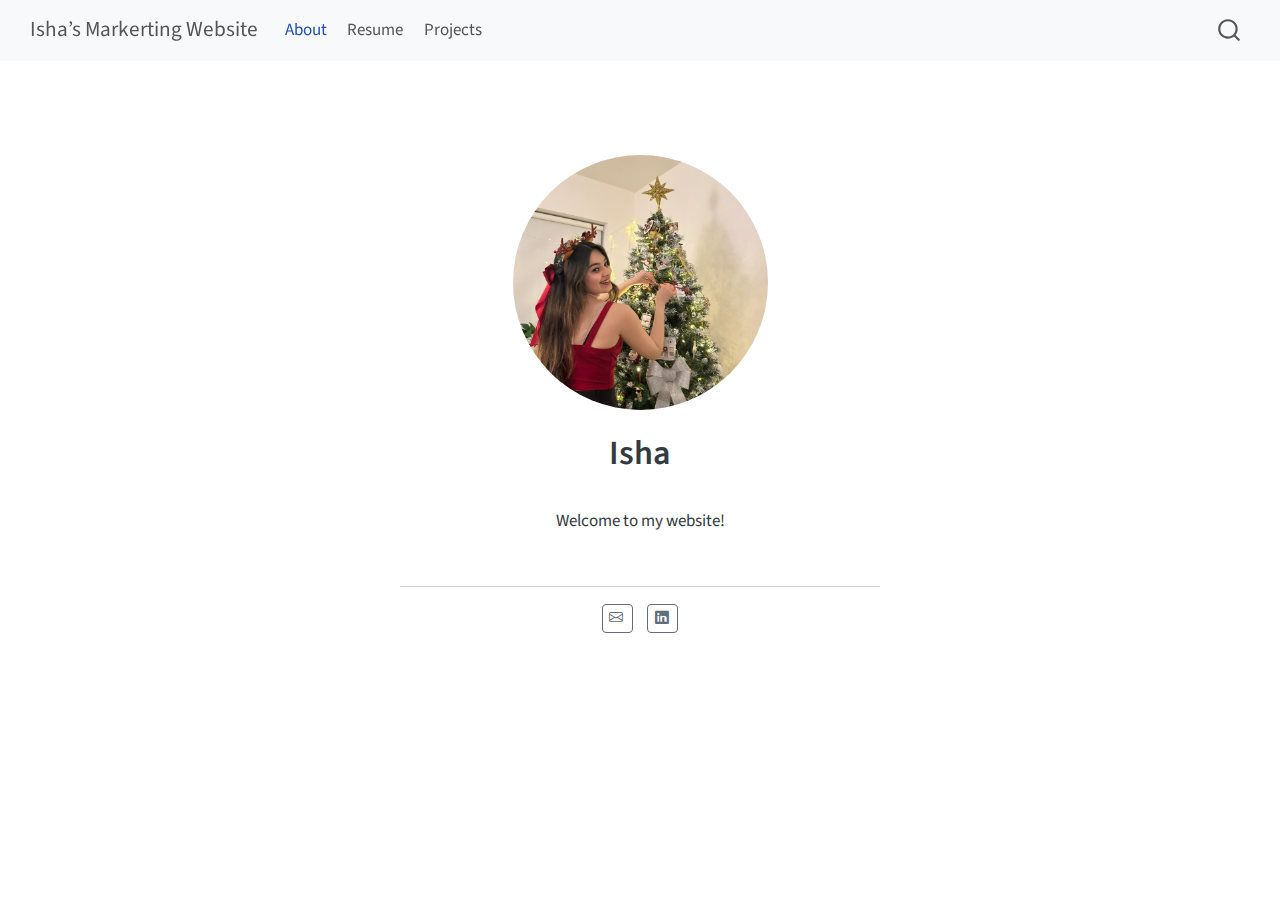
<file: docs/index.html>
<!DOCTYPE html>
<html xmlns="http://www.w3.org/1999/xhtml" lang="en" xml:lang="en"><head>

<meta charset="utf-8">
<meta name="generator" content="quarto-1.5.55">

<meta name="viewport" content="width=device-width, initial-scale=1.0, user-scalable=yes">


<title>Isha – Isha’s Markerting Website</title>
<style>
code{white-space: pre-wrap;}
span.smallcaps{font-variant: small-caps;}
div.columns{display: flex; gap: min(4vw, 1.5em);}
div.column{flex: auto; overflow-x: auto;}
div.hanging-indent{margin-left: 1.5em; text-indent: -1.5em;}
ul.task-list{list-style: none;}
ul.task-list li input[type="checkbox"] {
  width: 0.8em;
  margin: 0 0.8em 0.2em -1em; /* quarto-specific, see https://github.com/quarto-dev/quarto-cli/issues/4556 */ 
  vertical-align: middle;
}
</style>


<script src="site_libs/quarto-nav/quarto-nav.js"></script>
<script src="site_libs/quarto-nav/headroom.min.js"></script>
<script src="site_libs/clipboard/clipboard.min.js"></script>
<script src="site_libs/quarto-search/autocomplete.umd.js"></script>
<script src="site_libs/quarto-search/fuse.min.js"></script>
<script src="site_libs/quarto-search/quarto-search.js"></script>
<meta name="quarto:offset" content="./">
<script src="site_libs/quarto-html/quarto.js"></script>
<script src="site_libs/quarto-html/popper.min.js"></script>
<script src="site_libs/quarto-html/tippy.umd.min.js"></script>
<link href="site_libs/quarto-html/tippy.css" rel="stylesheet">
<link href="site_libs/quarto-html/quarto-syntax-highlighting.css" rel="stylesheet" id="quarto-text-highlighting-styles">
<script src="site_libs/bootstrap/bootstrap.min.js"></script>
<link href="site_libs/bootstrap/bootstrap-icons.css" rel="stylesheet">
<link href="site_libs/bootstrap/bootstrap.min.css" rel="stylesheet" id="quarto-bootstrap" data-mode="light">
<script id="quarto-search-options" type="application/json">{
  "location": "navbar",
  "copy-button": false,
  "collapse-after": 3,
  "panel-placement": "end",
  "type": "overlay",
  "limit": 50,
  "keyboard-shortcut": [
    "f",
    "/",
    "s"
  ],
  "show-item-context": false,
  "language": {
    "search-no-results-text": "No results",
    "search-matching-documents-text": "matching documents",
    "search-copy-link-title": "Copy link to search",
    "search-hide-matches-text": "Hide additional matches",
    "search-more-match-text": "more match in this document",
    "search-more-matches-text": "more matches in this document",
    "search-clear-button-title": "Clear",
    "search-text-placeholder": "",
    "search-detached-cancel-button-title": "Cancel",
    "search-submit-button-title": "Submit",
    "search-label": "Search"
  }
}</script>


<link rel="stylesheet" href="styles.css">
</head>

<body class="nav-fixed fullcontent">

<div id="quarto-search-results"></div>
  <header id="quarto-header" class="headroom fixed-top">
    <nav class="navbar navbar-expand-lg " data-bs-theme="dark">
      <div class="navbar-container container-fluid">
      <div class="navbar-brand-container mx-auto">
    <a class="navbar-brand" href="./index.html">
    <span class="navbar-title">Isha’s Markerting Website</span>
    </a>
  </div>
            <div id="quarto-search" class="" title="Search"></div>
          <button class="navbar-toggler" type="button" data-bs-toggle="collapse" data-bs-target="#navbarCollapse" aria-controls="navbarCollapse" role="menu" aria-expanded="false" aria-label="Toggle navigation" onclick="if (window.quartoToggleHeadroom) { window.quartoToggleHeadroom(); }">
  <span class="navbar-toggler-icon"></span>
</button>
          <div class="collapse navbar-collapse" id="navbarCollapse">
            <ul class="navbar-nav navbar-nav-scroll me-auto">
  <li class="nav-item">
    <a class="nav-link active" href="./index.html" aria-current="page"> 
<span class="menu-text">About</span></a>
  </li>  
  <li class="nav-item">
    <a class="nav-link" href="./resume.html"> 
<span class="menu-text">Resume</span></a>
  </li>  
  <li class="nav-item">
    <a class="nav-link" href="./projects.html"> 
<span class="menu-text">Projects</span></a>
  </li>  
</ul>
          </div> <!-- /navcollapse -->
            <div class="quarto-navbar-tools">
</div>
      </div> <!-- /container-fluid -->
    </nav>
</header>
<!-- content -->
<div id="quarto-content" class="quarto-container page-columns page-rows-contents page-layout-article page-navbar">
<!-- sidebar -->
<!-- margin-sidebar -->
    
<!-- main -->
<div class="quarto-about-jolla">
  <img src="files/image.jpeg" class="about-image
  round " style="height: 15em; width: 15em;">
 <header id="title-block-header" class="quarto-title-block default">
<div class="quarto-title">
<h1 class="title">Isha</h1>
</div>
<div class="quarto-title-meta">
  </div>
</header><main class="content" id="quarto-document-content">
<p>Welcome to my website!</p>


</main> 
  <hr class="about-sep">
   <div class="about-links">
  <a href="mailto:israthi@ucsd.edu" class="about-link" rel="" target="">
    <i class="bi bi-envelope"></i>
     <span class="about-link-text"></span>
  </a>
  <a href="http://linkedin.com/in/isha-rathi-511b0a1b2" class="about-link" rel="" target="">
    <i class="bi bi-linkedin"></i>
     <span class="about-link-text"></span>
  </a>
</div>
</div>
 <!-- /main -->
<script id="quarto-html-after-body" type="application/javascript">
window.document.addEventListener("DOMContentLoaded", function (event) {
  const toggleBodyColorMode = (bsSheetEl) => {
    const mode = bsSheetEl.getAttribute("data-mode");
    const bodyEl = window.document.querySelector("body");
    if (mode === "dark") {
      bodyEl.classList.add("quarto-dark");
      bodyEl.classList.remove("quarto-light");
    } else {
      bodyEl.classList.add("quarto-light");
      bodyEl.classList.remove("quarto-dark");
    }
  }
  const toggleBodyColorPrimary = () => {
    const bsSheetEl = window.document.querySelector("link#quarto-bootstrap");
    if (bsSheetEl) {
      toggleBodyColorMode(bsSheetEl);
    }
  }
  toggleBodyColorPrimary();  
  const isCodeAnnotation = (el) => {
    for (const clz of el.classList) {
      if (clz.startsWith('code-annotation-')) {                     
        return true;
      }
    }
    return false;
  }
  const onCopySuccess = function(e) {
    // button target
    const button = e.trigger;
    // don't keep focus
    button.blur();
    // flash "checked"
    button.classList.add('code-copy-button-checked');
    var currentTitle = button.getAttribute("title");
    button.setAttribute("title", "Copied!");
    let tooltip;
    if (window.bootstrap) {
      button.setAttribute("data-bs-toggle", "tooltip");
      button.setAttribute("data-bs-placement", "left");
      button.setAttribute("data-bs-title", "Copied!");
      tooltip = new bootstrap.Tooltip(button, 
        { trigger: "manual", 
          customClass: "code-copy-button-tooltip",
          offset: [0, -8]});
      tooltip.show();    
    }
    setTimeout(function() {
      if (tooltip) {
        tooltip.hide();
        button.removeAttribute("data-bs-title");
        button.removeAttribute("data-bs-toggle");
        button.removeAttribute("data-bs-placement");
      }
      button.setAttribute("title", currentTitle);
      button.classList.remove('code-copy-button-checked');
    }, 1000);
    // clear code selection
    e.clearSelection();
  }
  const getTextToCopy = function(trigger) {
      const codeEl = trigger.previousElementSibling.cloneNode(true);
      for (const childEl of codeEl.children) {
        if (isCodeAnnotation(childEl)) {
          childEl.remove();
        }
      }
      return codeEl.innerText;
  }
  const clipboard = new window.ClipboardJS('.code-copy-button:not([data-in-quarto-modal])', {
    text: getTextToCopy
  });
  clipboard.on('success', onCopySuccess);
  if (window.document.getElementById('quarto-embedded-source-code-modal')) {
    // For code content inside modals, clipBoardJS needs to be initialized with a container option
    // TODO: Check when it could be a function (https://github.com/zenorocha/clipboard.js/issues/860)
    const clipboardModal = new window.ClipboardJS('.code-copy-button[data-in-quarto-modal]', {
      text: getTextToCopy,
      container: window.document.getElementById('quarto-embedded-source-code-modal')
    });
    clipboardModal.on('success', onCopySuccess);
  }
    var localhostRegex = new RegExp(/^(?:http|https):\/\/localhost\:?[0-9]*\//);
    var mailtoRegex = new RegExp(/^mailto:/);
      var filterRegex = new RegExp('/' + window.location.host + '/');
    var isInternal = (href) => {
        return filterRegex.test(href) || localhostRegex.test(href) || mailtoRegex.test(href);
    }
    // Inspect non-navigation links and adorn them if external
 	var links = window.document.querySelectorAll('a[href]:not(.nav-link):not(.navbar-brand):not(.toc-action):not(.sidebar-link):not(.sidebar-item-toggle):not(.pagination-link):not(.no-external):not([aria-hidden]):not(.dropdown-item):not(.quarto-navigation-tool):not(.about-link)');
    for (var i=0; i<links.length; i++) {
      const link = links[i];
      if (!isInternal(link.href)) {
        // undo the damage that might have been done by quarto-nav.js in the case of
        // links that we want to consider external
        if (link.dataset.originalHref !== undefined) {
          link.href = link.dataset.originalHref;
        }
      }
    }
  function tippyHover(el, contentFn, onTriggerFn, onUntriggerFn) {
    const config = {
      allowHTML: true,
      maxWidth: 500,
      delay: 100,
      arrow: false,
      appendTo: function(el) {
          return el.parentElement;
      },
      interactive: true,
      interactiveBorder: 10,
      theme: 'quarto',
      placement: 'bottom-start',
    };
    if (contentFn) {
      config.content = contentFn;
    }
    if (onTriggerFn) {
      config.onTrigger = onTriggerFn;
    }
    if (onUntriggerFn) {
      config.onUntrigger = onUntriggerFn;
    }
    window.tippy(el, config); 
  }
  const noterefs = window.document.querySelectorAll('a[role="doc-noteref"]');
  for (var i=0; i<noterefs.length; i++) {
    const ref = noterefs[i];
    tippyHover(ref, function() {
      // use id or data attribute instead here
      let href = ref.getAttribute('data-footnote-href') || ref.getAttribute('href');
      try { href = new URL(href).hash; } catch {}
      const id = href.replace(/^#\/?/, "");
      const note = window.document.getElementById(id);
      if (note) {
        return note.innerHTML;
      } else {
        return "";
      }
    });
  }
  const xrefs = window.document.querySelectorAll('a.quarto-xref');
  const processXRef = (id, note) => {
    // Strip column container classes
    const stripColumnClz = (el) => {
      el.classList.remove("page-full", "page-columns");
      if (el.children) {
        for (const child of el.children) {
          stripColumnClz(child);
        }
      }
    }
    stripColumnClz(note)
    if (id === null || id.startsWith('sec-')) {
      // Special case sections, only their first couple elements
      const container = document.createElement("div");
      if (note.children && note.children.length > 2) {
        container.appendChild(note.children[0].cloneNode(true));
        for (let i = 1; i < note.children.length; i++) {
          const child = note.children[i];
          if (child.tagName === "P" && child.innerText === "") {
            continue;
          } else {
            container.appendChild(child.cloneNode(true));
            break;
          }
        }
        if (window.Quarto?.typesetMath) {
          window.Quarto.typesetMath(container);
        }
        return container.innerHTML
      } else {
        if (window.Quarto?.typesetMath) {
          window.Quarto.typesetMath(note);
        }
        return note.innerHTML;
      }
    } else {
      // Remove any anchor links if they are present
      const anchorLink = note.querySelector('a.anchorjs-link');
      if (anchorLink) {
        anchorLink.remove();
      }
      if (window.Quarto?.typesetMath) {
        window.Quarto.typesetMath(note);
      }
      // TODO in 1.5, we should make sure this works without a callout special case
      if (note.classList.contains("callout")) {
        return note.outerHTML;
      } else {
        return note.innerHTML;
      }
    }
  }
  for (var i=0; i<xrefs.length; i++) {
    const xref = xrefs[i];
    tippyHover(xref, undefined, function(instance) {
      instance.disable();
      let url = xref.getAttribute('href');
      let hash = undefined; 
      if (url.startsWith('#')) {
        hash = url;
      } else {
        try { hash = new URL(url).hash; } catch {}
      }
      if (hash) {
        const id = hash.replace(/^#\/?/, "");
        const note = window.document.getElementById(id);
        if (note !== null) {
          try {
            const html = processXRef(id, note.cloneNode(true));
            instance.setContent(html);
          } finally {
            instance.enable();
            instance.show();
          }
        } else {
          // See if we can fetch this
          fetch(url.split('#')[0])
          .then(res => res.text())
          .then(html => {
            const parser = new DOMParser();
            const htmlDoc = parser.parseFromString(html, "text/html");
            const note = htmlDoc.getElementById(id);
            if (note !== null) {
              const html = processXRef(id, note);
              instance.setContent(html);
            } 
          }).finally(() => {
            instance.enable();
            instance.show();
          });
        }
      } else {
        // See if we can fetch a full url (with no hash to target)
        // This is a special case and we should probably do some content thinning / targeting
        fetch(url)
        .then(res => res.text())
        .then(html => {
          const parser = new DOMParser();
          const htmlDoc = parser.parseFromString(html, "text/html");
          const note = htmlDoc.querySelector('main.content');
          if (note !== null) {
            // This should only happen for chapter cross references
            // (since there is no id in the URL)
            // remove the first header
            if (note.children.length > 0 && note.children[0].tagName === "HEADER") {
              note.children[0].remove();
            }
            const html = processXRef(null, note);
            instance.setContent(html);
          } 
        }).finally(() => {
          instance.enable();
          instance.show();
        });
      }
    }, function(instance) {
    });
  }
      let selectedAnnoteEl;
      const selectorForAnnotation = ( cell, annotation) => {
        let cellAttr = 'data-code-cell="' + cell + '"';
        let lineAttr = 'data-code-annotation="' +  annotation + '"';
        const selector = 'span[' + cellAttr + '][' + lineAttr + ']';
        return selector;
      }
      const selectCodeLines = (annoteEl) => {
        const doc = window.document;
        const targetCell = annoteEl.getAttribute("data-target-cell");
        const targetAnnotation = annoteEl.getAttribute("data-target-annotation");
        const annoteSpan = window.document.querySelector(selectorForAnnotation(targetCell, targetAnnotation));
        const lines = annoteSpan.getAttribute("data-code-lines").split(",");
        const lineIds = lines.map((line) => {
          return targetCell + "-" + line;
        })
        let top = null;
        let height = null;
        let parent = null;
        if (lineIds.length > 0) {
            //compute the position of the single el (top and bottom and make a div)
            const el = window.document.getElementById(lineIds[0]);
            top = el.offsetTop;
            height = el.offsetHeight;
            parent = el.parentElement.parentElement;
          if (lineIds.length > 1) {
            const lastEl = window.document.getElementById(lineIds[lineIds.length - 1]);
            const bottom = lastEl.offsetTop + lastEl.offsetHeight;
            height = bottom - top;
          }
          if (top !== null && height !== null && parent !== null) {
            // cook up a div (if necessary) and position it 
            let div = window.document.getElementById("code-annotation-line-highlight");
            if (div === null) {
              div = window.document.createElement("div");
              div.setAttribute("id", "code-annotation-line-highlight");
              div.style.position = 'absolute';
              parent.appendChild(div);
            }
            div.style.top = top - 2 + "px";
            div.style.height = height + 4 + "px";
            div.style.left = 0;
            let gutterDiv = window.document.getElementById("code-annotation-line-highlight-gutter");
            if (gutterDiv === null) {
              gutterDiv = window.document.createElement("div");
              gutterDiv.setAttribute("id", "code-annotation-line-highlight-gutter");
              gutterDiv.style.position = 'absolute';
              const codeCell = window.document.getElementById(targetCell);
              const gutter = codeCell.querySelector('.code-annotation-gutter');
              gutter.appendChild(gutterDiv);
            }
            gutterDiv.style.top = top - 2 + "px";
            gutterDiv.style.height = height + 4 + "px";
          }
          selectedAnnoteEl = annoteEl;
        }
      };
      const unselectCodeLines = () => {
        const elementsIds = ["code-annotation-line-highlight", "code-annotation-line-highlight-gutter"];
        elementsIds.forEach((elId) => {
          const div = window.document.getElementById(elId);
          if (div) {
            div.remove();
          }
        });
        selectedAnnoteEl = undefined;
      };
        // Handle positioning of the toggle
    window.addEventListener(
      "resize",
      throttle(() => {
        elRect = undefined;
        if (selectedAnnoteEl) {
          selectCodeLines(selectedAnnoteEl);
        }
      }, 10)
    );
    function throttle(fn, ms) {
    let throttle = false;
    let timer;
      return (...args) => {
        if(!throttle) { // first call gets through
            fn.apply(this, args);
            throttle = true;
        } else { // all the others get throttled
            if(timer) clearTimeout(timer); // cancel #2
            timer = setTimeout(() => {
              fn.apply(this, args);
              timer = throttle = false;
            }, ms);
        }
      };
    }
      // Attach click handler to the DT
      const annoteDls = window.document.querySelectorAll('dt[data-target-cell]');
      for (const annoteDlNode of annoteDls) {
        annoteDlNode.addEventListener('click', (event) => {
          const clickedEl = event.target;
          if (clickedEl !== selectedAnnoteEl) {
            unselectCodeLines();
            const activeEl = window.document.querySelector('dt[data-target-cell].code-annotation-active');
            if (activeEl) {
              activeEl.classList.remove('code-annotation-active');
            }
            selectCodeLines(clickedEl);
            clickedEl.classList.add('code-annotation-active');
          } else {
            // Unselect the line
            unselectCodeLines();
            clickedEl.classList.remove('code-annotation-active');
          }
        });
      }
  const findCites = (el) => {
    const parentEl = el.parentElement;
    if (parentEl) {
      const cites = parentEl.dataset.cites;
      if (cites) {
        return {
          el,
          cites: cites.split(' ')
        };
      } else {
        return findCites(el.parentElement)
      }
    } else {
      return undefined;
    }
  };
  var bibliorefs = window.document.querySelectorAll('a[role="doc-biblioref"]');
  for (var i=0; i<bibliorefs.length; i++) {
    const ref = bibliorefs[i];
    const citeInfo = findCites(ref);
    if (citeInfo) {
      tippyHover(citeInfo.el, function() {
        var popup = window.document.createElement('div');
        citeInfo.cites.forEach(function(cite) {
          var citeDiv = window.document.createElement('div');
          citeDiv.classList.add('hanging-indent');
          citeDiv.classList.add('csl-entry');
          var biblioDiv = window.document.getElementById('ref-' + cite);
          if (biblioDiv) {
            citeDiv.innerHTML = biblioDiv.innerHTML;
          }
          popup.appendChild(citeDiv);
        });
        return popup.innerHTML;
      });
    }
  }
});
</script>
</div> <!-- /content -->




</body></html>
</file>
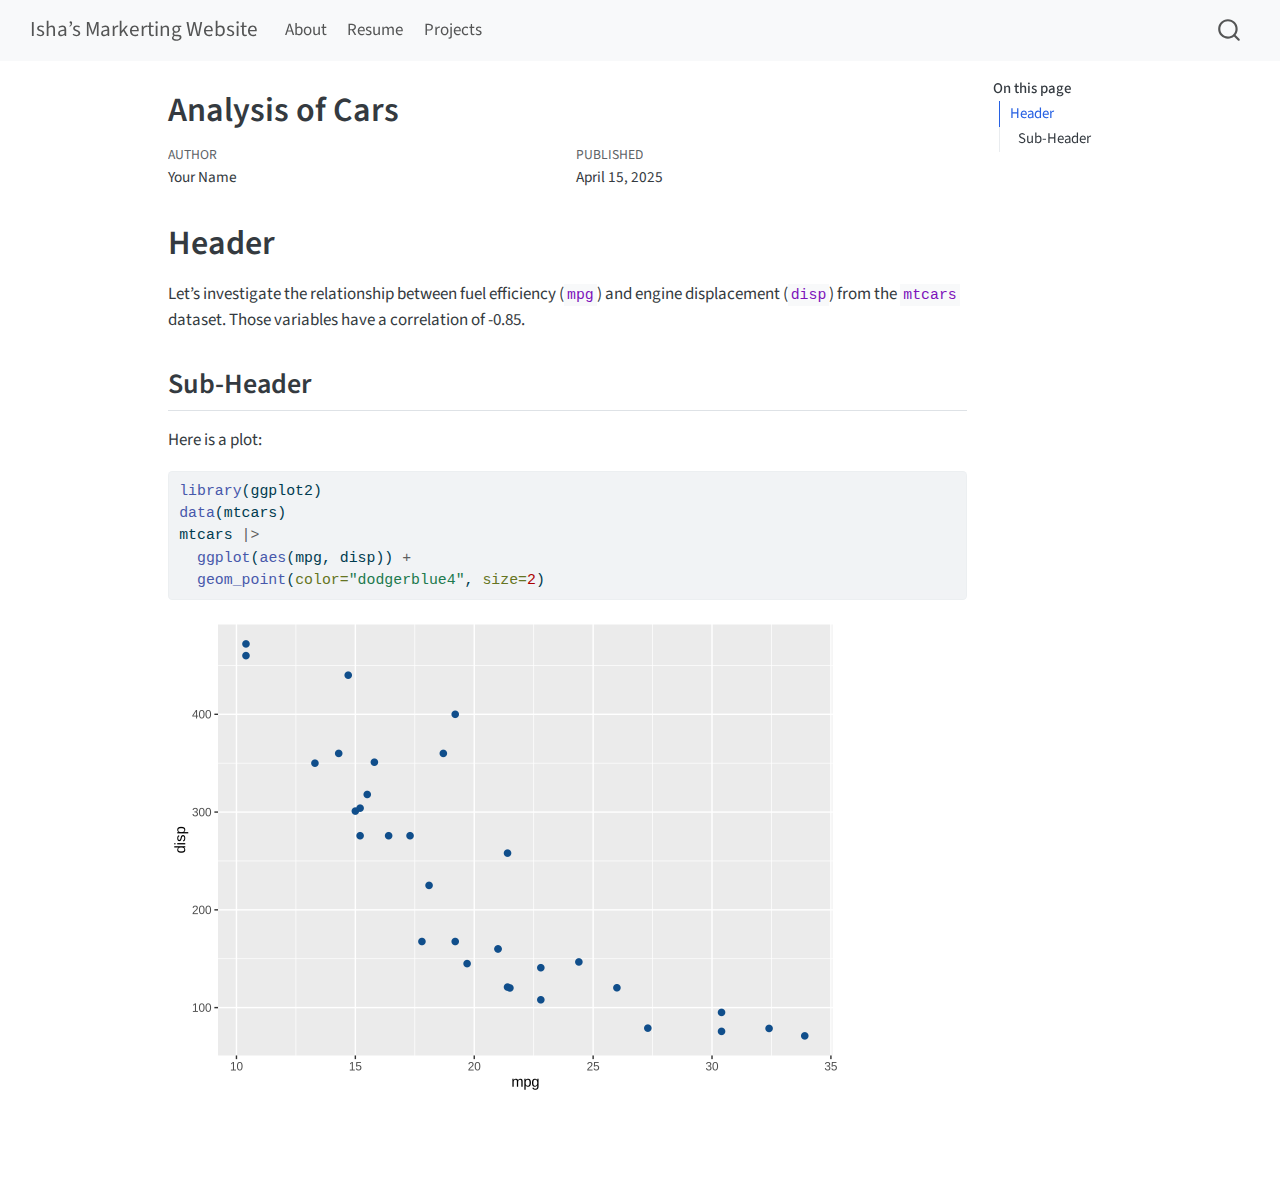
<file: docs/projects/project1/index.html>
<!DOCTYPE html>
<html xmlns="http://www.w3.org/1999/xhtml" lang="en" xml:lang="en"><head>

<meta charset="utf-8">
<meta name="generator" content="quarto-1.5.55">

<meta name="viewport" content="width=device-width, initial-scale=1.0, user-scalable=yes">

<meta name="author" content="Your Name">
<meta name="dcterms.date" content="2025-04-15">

<title>Analysis of Cars – Isha’s Markerting Website</title>
<style>
code{white-space: pre-wrap;}
span.smallcaps{font-variant: small-caps;}
div.columns{display: flex; gap: min(4vw, 1.5em);}
div.column{flex: auto; overflow-x: auto;}
div.hanging-indent{margin-left: 1.5em; text-indent: -1.5em;}
ul.task-list{list-style: none;}
ul.task-list li input[type="checkbox"] {
  width: 0.8em;
  margin: 0 0.8em 0.2em -1em; /* quarto-specific, see https://github.com/quarto-dev/quarto-cli/issues/4556 */ 
  vertical-align: middle;
}
/* CSS for syntax highlighting */
pre > code.sourceCode { white-space: pre; position: relative; }
pre > code.sourceCode > span { line-height: 1.25; }
pre > code.sourceCode > span:empty { height: 1.2em; }
.sourceCode { overflow: visible; }
code.sourceCode > span { color: inherit; text-decoration: inherit; }
div.sourceCode { margin: 1em 0; }
pre.sourceCode { margin: 0; }
@media screen {
div.sourceCode { overflow: auto; }
}
@media print {
pre > code.sourceCode { white-space: pre-wrap; }
pre > code.sourceCode > span { display: inline-block; text-indent: -5em; padding-left: 5em; }
}
pre.numberSource code
  { counter-reset: source-line 0; }
pre.numberSource code > span
  { position: relative; left: -4em; counter-increment: source-line; }
pre.numberSource code > span > a:first-child::before
  { content: counter(source-line);
    position: relative; left: -1em; text-align: right; vertical-align: baseline;
    border: none; display: inline-block;
    -webkit-touch-callout: none; -webkit-user-select: none;
    -khtml-user-select: none; -moz-user-select: none;
    -ms-user-select: none; user-select: none;
    padding: 0 4px; width: 4em;
  }
pre.numberSource { margin-left: 3em;  padding-left: 4px; }
div.sourceCode
  {   }
@media screen {
pre > code.sourceCode > span > a:first-child::before { text-decoration: underline; }
}
</style>


<script src="../../site_libs/quarto-nav/quarto-nav.js"></script>
<script src="../../site_libs/quarto-nav/headroom.min.js"></script>
<script src="../../site_libs/clipboard/clipboard.min.js"></script>
<script src="../../site_libs/quarto-search/autocomplete.umd.js"></script>
<script src="../../site_libs/quarto-search/fuse.min.js"></script>
<script src="../../site_libs/quarto-search/quarto-search.js"></script>
<meta name="quarto:offset" content="../../">
<script src="../../site_libs/quarto-html/quarto.js"></script>
<script src="../../site_libs/quarto-html/popper.min.js"></script>
<script src="../../site_libs/quarto-html/tippy.umd.min.js"></script>
<script src="../../site_libs/quarto-html/anchor.min.js"></script>
<link href="../../site_libs/quarto-html/tippy.css" rel="stylesheet">
<link href="../../site_libs/quarto-html/quarto-syntax-highlighting.css" rel="stylesheet" id="quarto-text-highlighting-styles">
<script src="../../site_libs/bootstrap/bootstrap.min.js"></script>
<link href="../../site_libs/bootstrap/bootstrap-icons.css" rel="stylesheet">
<link href="../../site_libs/bootstrap/bootstrap.min.css" rel="stylesheet" id="quarto-bootstrap" data-mode="light">
<script id="quarto-search-options" type="application/json">{
  "location": "navbar",
  "copy-button": false,
  "collapse-after": 3,
  "panel-placement": "end",
  "type": "overlay",
  "limit": 50,
  "keyboard-shortcut": [
    "f",
    "/",
    "s"
  ],
  "show-item-context": false,
  "language": {
    "search-no-results-text": "No results",
    "search-matching-documents-text": "matching documents",
    "search-copy-link-title": "Copy link to search",
    "search-hide-matches-text": "Hide additional matches",
    "search-more-match-text": "more match in this document",
    "search-more-matches-text": "more matches in this document",
    "search-clear-button-title": "Clear",
    "search-text-placeholder": "",
    "search-detached-cancel-button-title": "Cancel",
    "search-submit-button-title": "Submit",
    "search-label": "Search"
  }
}</script>


<link rel="stylesheet" href="../../styles.css">
</head>

<body class="nav-fixed">

<div id="quarto-search-results"></div>
  <header id="quarto-header" class="headroom fixed-top">
    <nav class="navbar navbar-expand-lg " data-bs-theme="dark">
      <div class="navbar-container container-fluid">
      <div class="navbar-brand-container mx-auto">
    <a class="navbar-brand" href="../../index.html">
    <span class="navbar-title">Isha’s Markerting Website</span>
    </a>
  </div>
            <div id="quarto-search" class="" title="Search"></div>
          <button class="navbar-toggler" type="button" data-bs-toggle="collapse" data-bs-target="#navbarCollapse" aria-controls="navbarCollapse" role="menu" aria-expanded="false" aria-label="Toggle navigation" onclick="if (window.quartoToggleHeadroom) { window.quartoToggleHeadroom(); }">
  <span class="navbar-toggler-icon"></span>
</button>
          <div class="collapse navbar-collapse" id="navbarCollapse">
            <ul class="navbar-nav navbar-nav-scroll me-auto">
  <li class="nav-item">
    <a class="nav-link" href="../../index.html"> 
<span class="menu-text">About</span></a>
  </li>  
  <li class="nav-item">
    <a class="nav-link" href="../../resume.html"> 
<span class="menu-text">Resume</span></a>
  </li>  
  <li class="nav-item">
    <a class="nav-link" href="../../projects.html"> 
<span class="menu-text">Projects</span></a>
  </li>  
</ul>
          </div> <!-- /navcollapse -->
            <div class="quarto-navbar-tools">
</div>
      </div> <!-- /container-fluid -->
    </nav>
</header>
<!-- content -->
<div id="quarto-content" class="quarto-container page-columns page-rows-contents page-layout-article page-navbar">
<!-- sidebar -->
<!-- margin-sidebar -->
    <div id="quarto-margin-sidebar" class="sidebar margin-sidebar">
        <nav id="TOC" role="doc-toc" class="toc-active">
    <h2 id="toc-title">On this page</h2>
   
  <ul>
  <li><a href="#header" id="toc-header" class="nav-link active" data-scroll-target="#header">Header</a>
  <ul class="collapse">
  <li><a href="#sub-header" id="toc-sub-header" class="nav-link" data-scroll-target="#sub-header">Sub-Header</a></li>
  </ul></li>
  </ul>
</nav>
    </div>
<!-- main -->
<main class="content" id="quarto-document-content">

<header id="title-block-header" class="quarto-title-block default">
<div class="quarto-title">
<h1 class="title">Analysis of Cars</h1>
</div>



<div class="quarto-title-meta">

    <div>
    <div class="quarto-title-meta-heading">Author</div>
    <div class="quarto-title-meta-contents">
             <p>Your Name </p>
          </div>
  </div>
    
    <div>
    <div class="quarto-title-meta-heading">Published</div>
    <div class="quarto-title-meta-contents">
      <p class="date">April 15, 2025</p>
    </div>
  </div>
  
    
  </div>
  


</header>


<section id="header" class="level1">
<h1>Header</h1>
<p>Let’s investigate the relationship between fuel efficiency (<code>mpg</code>) and engine displacement (<code>disp</code>) from the <code>mtcars</code> dataset. Those variables have a correlation of -0.85.</p>
<section id="sub-header" class="level2">
<h2 class="anchored" data-anchor-id="sub-header">Sub-Header</h2>
<p>Here is a plot:</p>
<div class="cell">
<div class="sourceCode cell-code" id="cb1"><pre class="sourceCode r code-with-copy"><code class="sourceCode r"><span id="cb1-1"><a href="#cb1-1" aria-hidden="true" tabindex="-1"></a><span class="fu">library</span>(ggplot2)</span>
<span id="cb1-2"><a href="#cb1-2" aria-hidden="true" tabindex="-1"></a><span class="fu">data</span>(mtcars)</span>
<span id="cb1-3"><a href="#cb1-3" aria-hidden="true" tabindex="-1"></a>mtcars <span class="sc">|&gt;</span></span>
<span id="cb1-4"><a href="#cb1-4" aria-hidden="true" tabindex="-1"></a>  <span class="fu">ggplot</span>(<span class="fu">aes</span>(mpg, disp)) <span class="sc">+</span> </span>
<span id="cb1-5"><a href="#cb1-5" aria-hidden="true" tabindex="-1"></a>  <span class="fu">geom_point</span>(<span class="at">color=</span><span class="st">"dodgerblue4"</span>, <span class="at">size=</span><span class="dv">2</span>)</span></code><button title="Copy to Clipboard" class="code-copy-button"><i class="bi"></i></button></pre></div>
<div class="cell-output-display">
<div>
<figure class="figure">
<p><img src="index_files/figure-html/unnamed-chunk-1-1.png" class="img-fluid figure-img" width="672"></p>
</figure>
</div>
</div>
</div>


</section>
</section>

</main> <!-- /main -->
<script id="quarto-html-after-body" type="application/javascript">
window.document.addEventListener("DOMContentLoaded", function (event) {
  const toggleBodyColorMode = (bsSheetEl) => {
    const mode = bsSheetEl.getAttribute("data-mode");
    const bodyEl = window.document.querySelector("body");
    if (mode === "dark") {
      bodyEl.classList.add("quarto-dark");
      bodyEl.classList.remove("quarto-light");
    } else {
      bodyEl.classList.add("quarto-light");
      bodyEl.classList.remove("quarto-dark");
    }
  }
  const toggleBodyColorPrimary = () => {
    const bsSheetEl = window.document.querySelector("link#quarto-bootstrap");
    if (bsSheetEl) {
      toggleBodyColorMode(bsSheetEl);
    }
  }
  toggleBodyColorPrimary();  
  const icon = "";
  const anchorJS = new window.AnchorJS();
  anchorJS.options = {
    placement: 'right',
    icon: icon
  };
  anchorJS.add('.anchored');
  const isCodeAnnotation = (el) => {
    for (const clz of el.classList) {
      if (clz.startsWith('code-annotation-')) {                     
        return true;
      }
    }
    return false;
  }
  const onCopySuccess = function(e) {
    // button target
    const button = e.trigger;
    // don't keep focus
    button.blur();
    // flash "checked"
    button.classList.add('code-copy-button-checked');
    var currentTitle = button.getAttribute("title");
    button.setAttribute("title", "Copied!");
    let tooltip;
    if (window.bootstrap) {
      button.setAttribute("data-bs-toggle", "tooltip");
      button.setAttribute("data-bs-placement", "left");
      button.setAttribute("data-bs-title", "Copied!");
      tooltip = new bootstrap.Tooltip(button, 
        { trigger: "manual", 
          customClass: "code-copy-button-tooltip",
          offset: [0, -8]});
      tooltip.show();    
    }
    setTimeout(function() {
      if (tooltip) {
        tooltip.hide();
        button.removeAttribute("data-bs-title");
        button.removeAttribute("data-bs-toggle");
        button.removeAttribute("data-bs-placement");
      }
      button.setAttribute("title", currentTitle);
      button.classList.remove('code-copy-button-checked');
    }, 1000);
    // clear code selection
    e.clearSelection();
  }
  const getTextToCopy = function(trigger) {
      const codeEl = trigger.previousElementSibling.cloneNode(true);
      for (const childEl of codeEl.children) {
        if (isCodeAnnotation(childEl)) {
          childEl.remove();
        }
      }
      return codeEl.innerText;
  }
  const clipboard = new window.ClipboardJS('.code-copy-button:not([data-in-quarto-modal])', {
    text: getTextToCopy
  });
  clipboard.on('success', onCopySuccess);
  if (window.document.getElementById('quarto-embedded-source-code-modal')) {
    // For code content inside modals, clipBoardJS needs to be initialized with a container option
    // TODO: Check when it could be a function (https://github.com/zenorocha/clipboard.js/issues/860)
    const clipboardModal = new window.ClipboardJS('.code-copy-button[data-in-quarto-modal]', {
      text: getTextToCopy,
      container: window.document.getElementById('quarto-embedded-source-code-modal')
    });
    clipboardModal.on('success', onCopySuccess);
  }
    var localhostRegex = new RegExp(/^(?:http|https):\/\/localhost\:?[0-9]*\//);
    var mailtoRegex = new RegExp(/^mailto:/);
      var filterRegex = new RegExp('/' + window.location.host + '/');
    var isInternal = (href) => {
        return filterRegex.test(href) || localhostRegex.test(href) || mailtoRegex.test(href);
    }
    // Inspect non-navigation links and adorn them if external
 	var links = window.document.querySelectorAll('a[href]:not(.nav-link):not(.navbar-brand):not(.toc-action):not(.sidebar-link):not(.sidebar-item-toggle):not(.pagination-link):not(.no-external):not([aria-hidden]):not(.dropdown-item):not(.quarto-navigation-tool):not(.about-link)');
    for (var i=0; i<links.length; i++) {
      const link = links[i];
      if (!isInternal(link.href)) {
        // undo the damage that might have been done by quarto-nav.js in the case of
        // links that we want to consider external
        if (link.dataset.originalHref !== undefined) {
          link.href = link.dataset.originalHref;
        }
      }
    }
  function tippyHover(el, contentFn, onTriggerFn, onUntriggerFn) {
    const config = {
      allowHTML: true,
      maxWidth: 500,
      delay: 100,
      arrow: false,
      appendTo: function(el) {
          return el.parentElement;
      },
      interactive: true,
      interactiveBorder: 10,
      theme: 'quarto',
      placement: 'bottom-start',
    };
    if (contentFn) {
      config.content = contentFn;
    }
    if (onTriggerFn) {
      config.onTrigger = onTriggerFn;
    }
    if (onUntriggerFn) {
      config.onUntrigger = onUntriggerFn;
    }
    window.tippy(el, config); 
  }
  const noterefs = window.document.querySelectorAll('a[role="doc-noteref"]');
  for (var i=0; i<noterefs.length; i++) {
    const ref = noterefs[i];
    tippyHover(ref, function() {
      // use id or data attribute instead here
      let href = ref.getAttribute('data-footnote-href') || ref.getAttribute('href');
      try { href = new URL(href).hash; } catch {}
      const id = href.replace(/^#\/?/, "");
      const note = window.document.getElementById(id);
      if (note) {
        return note.innerHTML;
      } else {
        return "";
      }
    });
  }
  const xrefs = window.document.querySelectorAll('a.quarto-xref');
  const processXRef = (id, note) => {
    // Strip column container classes
    const stripColumnClz = (el) => {
      el.classList.remove("page-full", "page-columns");
      if (el.children) {
        for (const child of el.children) {
          stripColumnClz(child);
        }
      }
    }
    stripColumnClz(note)
    if (id === null || id.startsWith('sec-')) {
      // Special case sections, only their first couple elements
      const container = document.createElement("div");
      if (note.children && note.children.length > 2) {
        container.appendChild(note.children[0].cloneNode(true));
        for (let i = 1; i < note.children.length; i++) {
          const child = note.children[i];
          if (child.tagName === "P" && child.innerText === "") {
            continue;
          } else {
            container.appendChild(child.cloneNode(true));
            break;
          }
        }
        if (window.Quarto?.typesetMath) {
          window.Quarto.typesetMath(container);
        }
        return container.innerHTML
      } else {
        if (window.Quarto?.typesetMath) {
          window.Quarto.typesetMath(note);
        }
        return note.innerHTML;
      }
    } else {
      // Remove any anchor links if they are present
      const anchorLink = note.querySelector('a.anchorjs-link');
      if (anchorLink) {
        anchorLink.remove();
      }
      if (window.Quarto?.typesetMath) {
        window.Quarto.typesetMath(note);
      }
      // TODO in 1.5, we should make sure this works without a callout special case
      if (note.classList.contains("callout")) {
        return note.outerHTML;
      } else {
        return note.innerHTML;
      }
    }
  }
  for (var i=0; i<xrefs.length; i++) {
    const xref = xrefs[i];
    tippyHover(xref, undefined, function(instance) {
      instance.disable();
      let url = xref.getAttribute('href');
      let hash = undefined; 
      if (url.startsWith('#')) {
        hash = url;
      } else {
        try { hash = new URL(url).hash; } catch {}
      }
      if (hash) {
        const id = hash.replace(/^#\/?/, "");
        const note = window.document.getElementById(id);
        if (note !== null) {
          try {
            const html = processXRef(id, note.cloneNode(true));
            instance.setContent(html);
          } finally {
            instance.enable();
            instance.show();
          }
        } else {
          // See if we can fetch this
          fetch(url.split('#')[0])
          .then(res => res.text())
          .then(html => {
            const parser = new DOMParser();
            const htmlDoc = parser.parseFromString(html, "text/html");
            const note = htmlDoc.getElementById(id);
            if (note !== null) {
              const html = processXRef(id, note);
              instance.setContent(html);
            } 
          }).finally(() => {
            instance.enable();
            instance.show();
          });
        }
      } else {
        // See if we can fetch a full url (with no hash to target)
        // This is a special case and we should probably do some content thinning / targeting
        fetch(url)
        .then(res => res.text())
        .then(html => {
          const parser = new DOMParser();
          const htmlDoc = parser.parseFromString(html, "text/html");
          const note = htmlDoc.querySelector('main.content');
          if (note !== null) {
            // This should only happen for chapter cross references
            // (since there is no id in the URL)
            // remove the first header
            if (note.children.length > 0 && note.children[0].tagName === "HEADER") {
              note.children[0].remove();
            }
            const html = processXRef(null, note);
            instance.setContent(html);
          } 
        }).finally(() => {
          instance.enable();
          instance.show();
        });
      }
    }, function(instance) {
    });
  }
      let selectedAnnoteEl;
      const selectorForAnnotation = ( cell, annotation) => {
        let cellAttr = 'data-code-cell="' + cell + '"';
        let lineAttr = 'data-code-annotation="' +  annotation + '"';
        const selector = 'span[' + cellAttr + '][' + lineAttr + ']';
        return selector;
      }
      const selectCodeLines = (annoteEl) => {
        const doc = window.document;
        const targetCell = annoteEl.getAttribute("data-target-cell");
        const targetAnnotation = annoteEl.getAttribute("data-target-annotation");
        const annoteSpan = window.document.querySelector(selectorForAnnotation(targetCell, targetAnnotation));
        const lines = annoteSpan.getAttribute("data-code-lines").split(",");
        const lineIds = lines.map((line) => {
          return targetCell + "-" + line;
        })
        let top = null;
        let height = null;
        let parent = null;
        if (lineIds.length > 0) {
            //compute the position of the single el (top and bottom and make a div)
            const el = window.document.getElementById(lineIds[0]);
            top = el.offsetTop;
            height = el.offsetHeight;
            parent = el.parentElement.parentElement;
          if (lineIds.length > 1) {
            const lastEl = window.document.getElementById(lineIds[lineIds.length - 1]);
            const bottom = lastEl.offsetTop + lastEl.offsetHeight;
            height = bottom - top;
          }
          if (top !== null && height !== null && parent !== null) {
            // cook up a div (if necessary) and position it 
            let div = window.document.getElementById("code-annotation-line-highlight");
            if (div === null) {
              div = window.document.createElement("div");
              div.setAttribute("id", "code-annotation-line-highlight");
              div.style.position = 'absolute';
              parent.appendChild(div);
            }
            div.style.top = top - 2 + "px";
            div.style.height = height + 4 + "px";
            div.style.left = 0;
            let gutterDiv = window.document.getElementById("code-annotation-line-highlight-gutter");
            if (gutterDiv === null) {
              gutterDiv = window.document.createElement("div");
              gutterDiv.setAttribute("id", "code-annotation-line-highlight-gutter");
              gutterDiv.style.position = 'absolute';
              const codeCell = window.document.getElementById(targetCell);
              const gutter = codeCell.querySelector('.code-annotation-gutter');
              gutter.appendChild(gutterDiv);
            }
            gutterDiv.style.top = top - 2 + "px";
            gutterDiv.style.height = height + 4 + "px";
          }
          selectedAnnoteEl = annoteEl;
        }
      };
      const unselectCodeLines = () => {
        const elementsIds = ["code-annotation-line-highlight", "code-annotation-line-highlight-gutter"];
        elementsIds.forEach((elId) => {
          const div = window.document.getElementById(elId);
          if (div) {
            div.remove();
          }
        });
        selectedAnnoteEl = undefined;
      };
        // Handle positioning of the toggle
    window.addEventListener(
      "resize",
      throttle(() => {
        elRect = undefined;
        if (selectedAnnoteEl) {
          selectCodeLines(selectedAnnoteEl);
        }
      }, 10)
    );
    function throttle(fn, ms) {
    let throttle = false;
    let timer;
      return (...args) => {
        if(!throttle) { // first call gets through
            fn.apply(this, args);
            throttle = true;
        } else { // all the others get throttled
            if(timer) clearTimeout(timer); // cancel #2
            timer = setTimeout(() => {
              fn.apply(this, args);
              timer = throttle = false;
            }, ms);
        }
      };
    }
      // Attach click handler to the DT
      const annoteDls = window.document.querySelectorAll('dt[data-target-cell]');
      for (const annoteDlNode of annoteDls) {
        annoteDlNode.addEventListener('click', (event) => {
          const clickedEl = event.target;
          if (clickedEl !== selectedAnnoteEl) {
            unselectCodeLines();
            const activeEl = window.document.querySelector('dt[data-target-cell].code-annotation-active');
            if (activeEl) {
              activeEl.classList.remove('code-annotation-active');
            }
            selectCodeLines(clickedEl);
            clickedEl.classList.add('code-annotation-active');
          } else {
            // Unselect the line
            unselectCodeLines();
            clickedEl.classList.remove('code-annotation-active');
          }
        });
      }
  const findCites = (el) => {
    const parentEl = el.parentElement;
    if (parentEl) {
      const cites = parentEl.dataset.cites;
      if (cites) {
        return {
          el,
          cites: cites.split(' ')
        };
      } else {
        return findCites(el.parentElement)
      }
    } else {
      return undefined;
    }
  };
  var bibliorefs = window.document.querySelectorAll('a[role="doc-biblioref"]');
  for (var i=0; i<bibliorefs.length; i++) {
    const ref = bibliorefs[i];
    const citeInfo = findCites(ref);
    if (citeInfo) {
      tippyHover(citeInfo.el, function() {
        var popup = window.document.createElement('div');
        citeInfo.cites.forEach(function(cite) {
          var citeDiv = window.document.createElement('div');
          citeDiv.classList.add('hanging-indent');
          citeDiv.classList.add('csl-entry');
          var biblioDiv = window.document.getElementById('ref-' + cite);
          if (biblioDiv) {
            citeDiv.innerHTML = biblioDiv.innerHTML;
          }
          popup.appendChild(citeDiv);
        });
        return popup.innerHTML;
      });
    }
  }
});
</script>
</div> <!-- /content -->




</body></html>
</file>
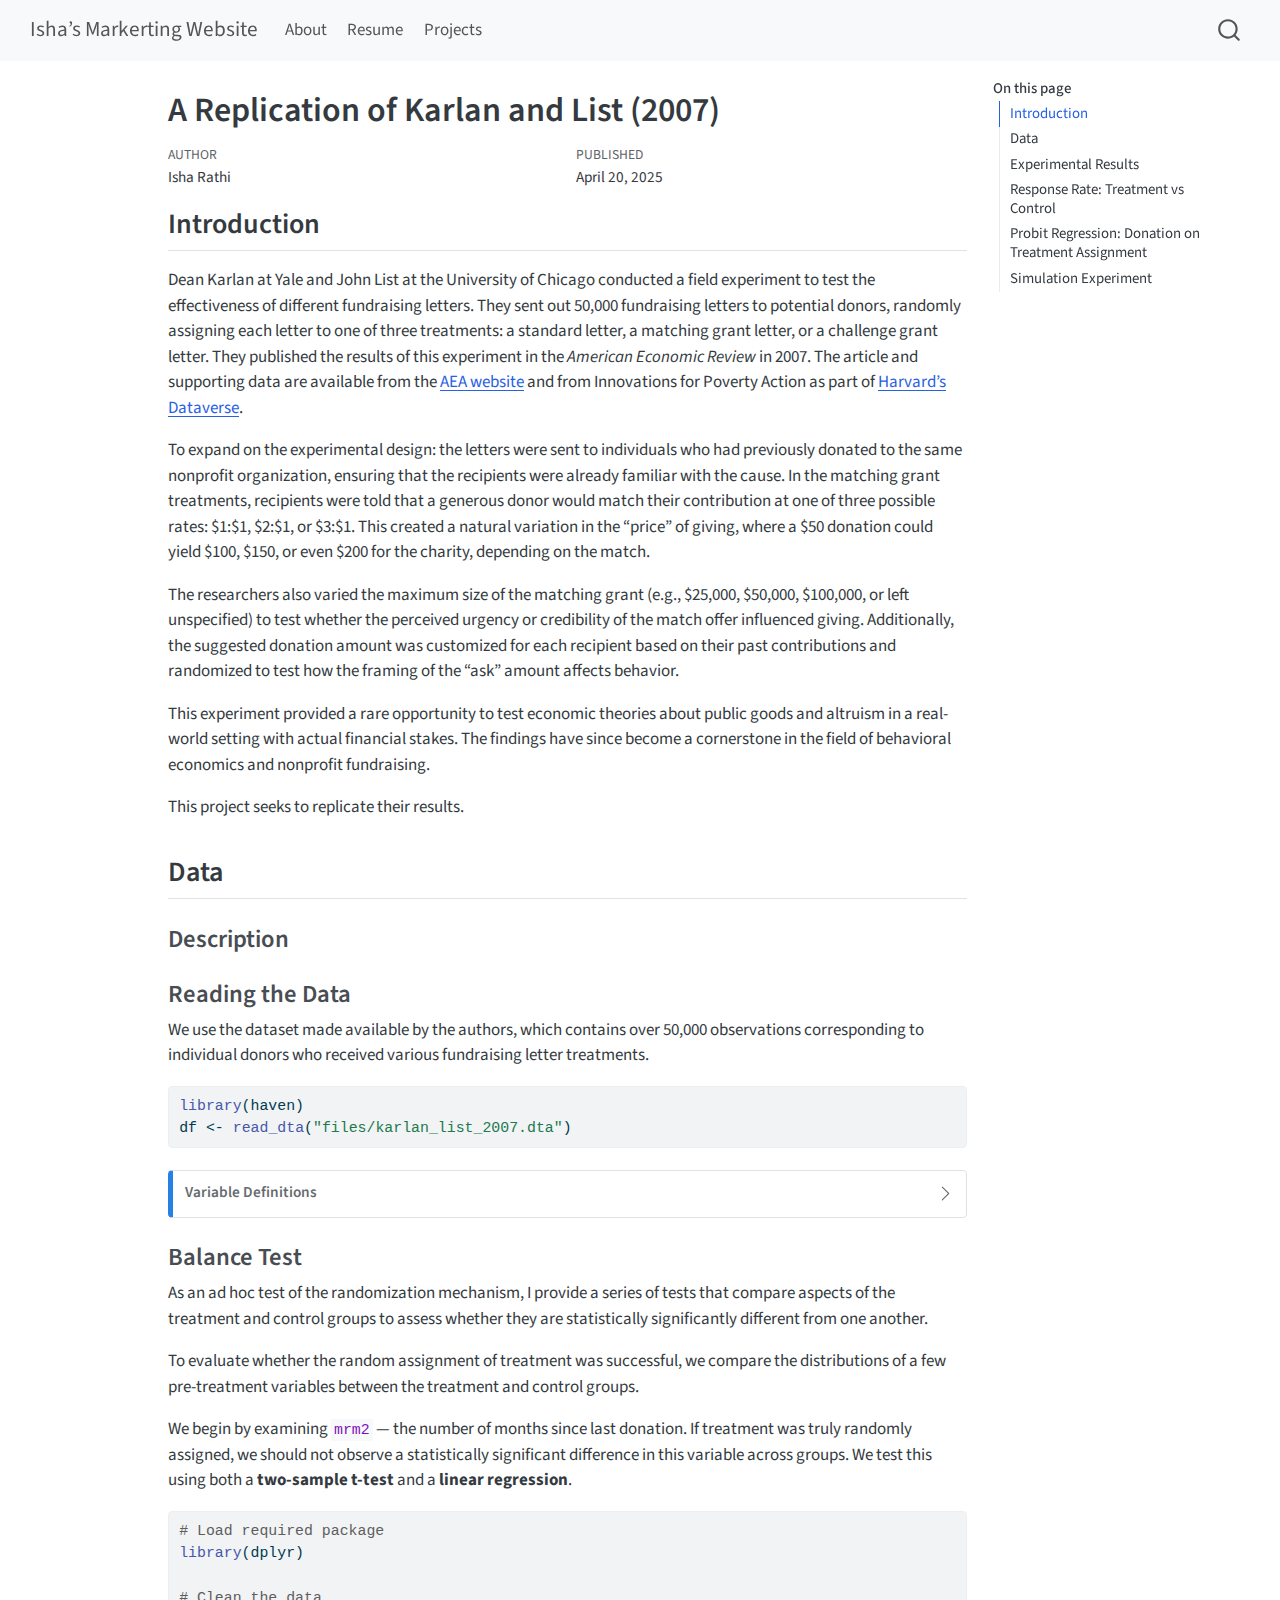
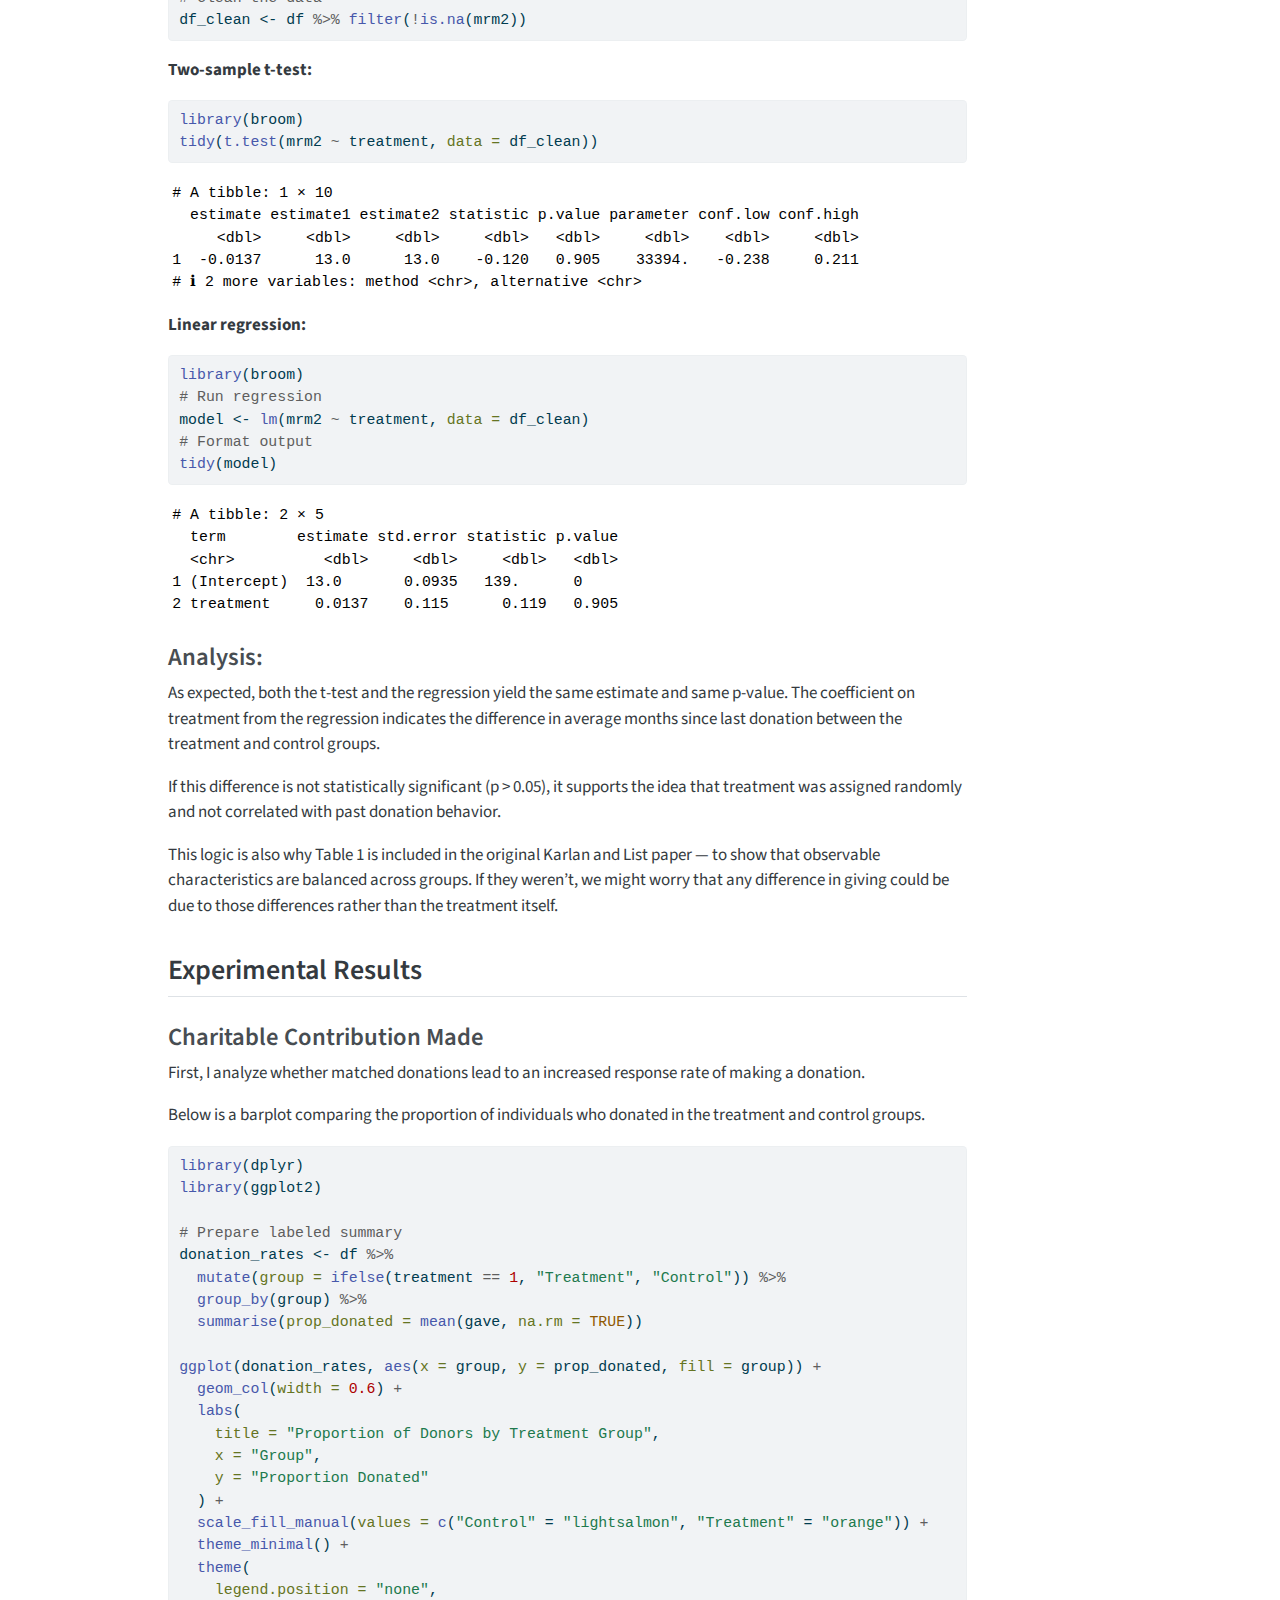
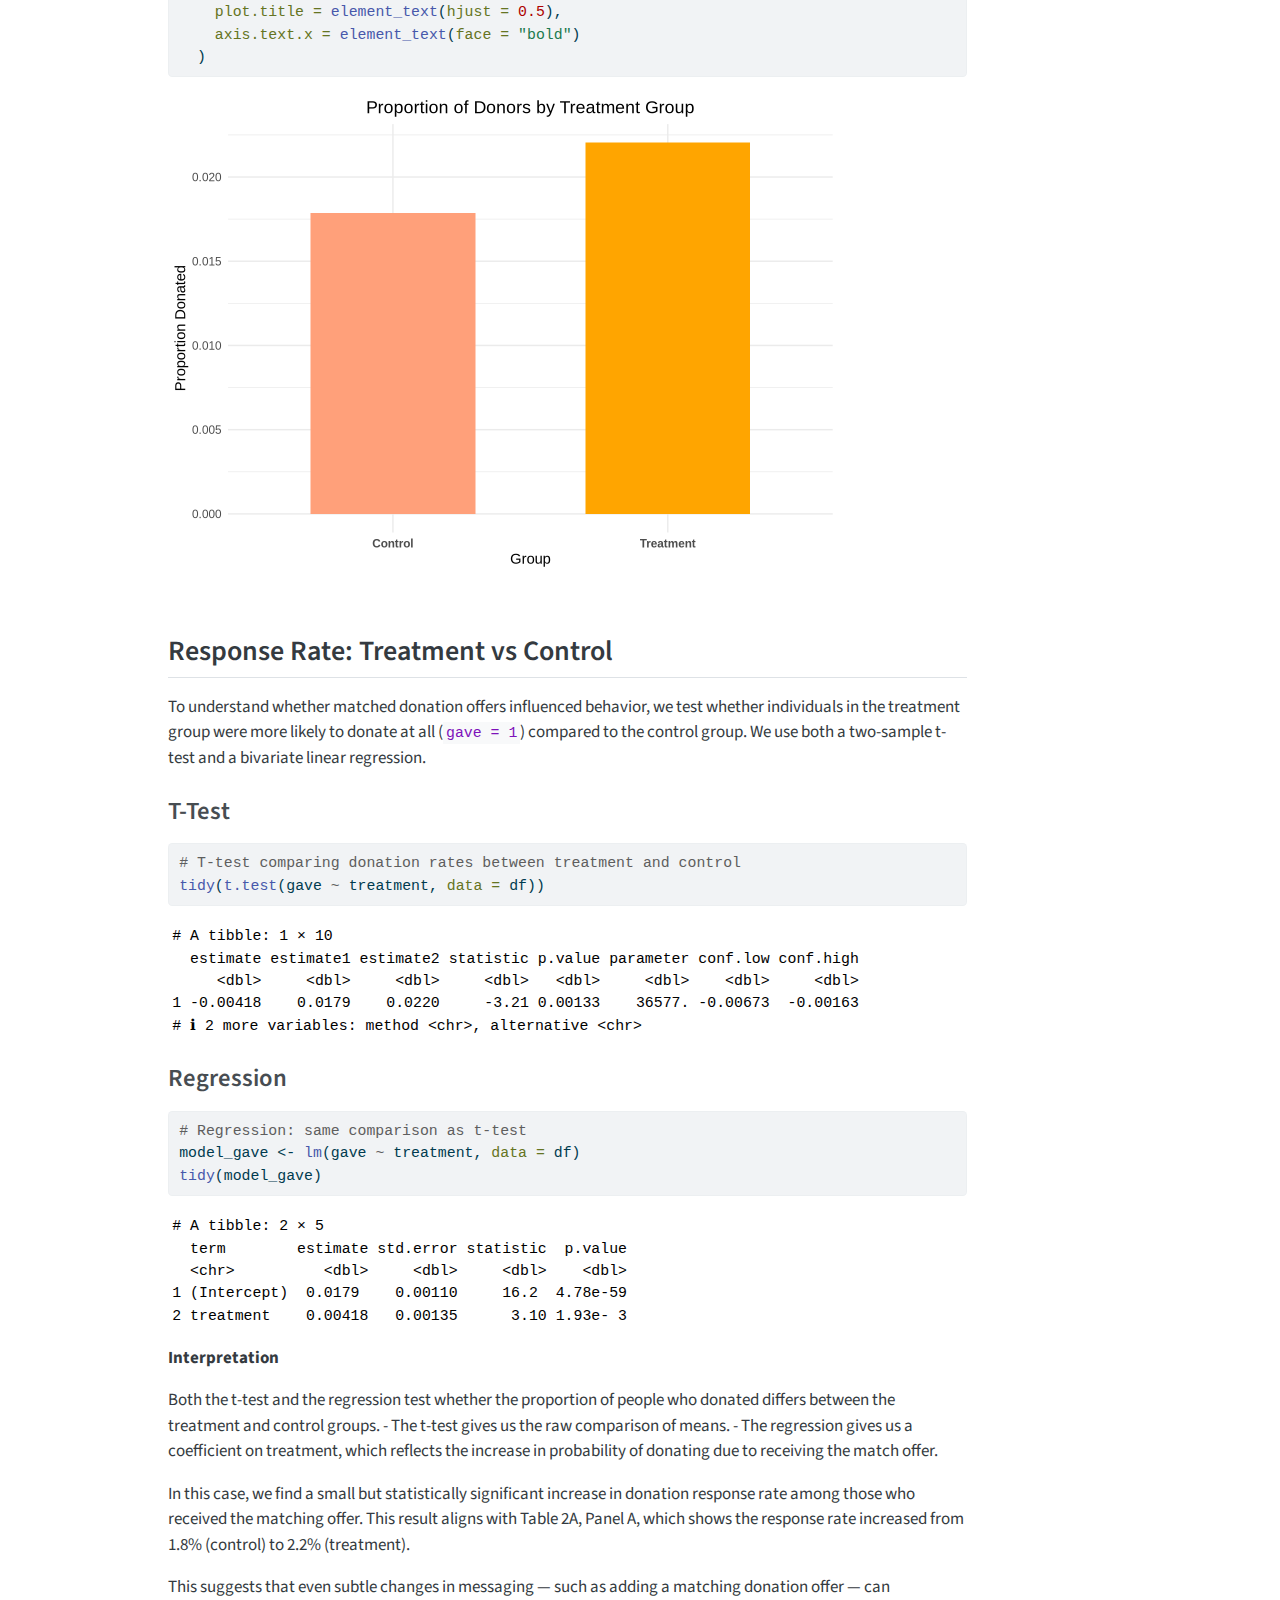
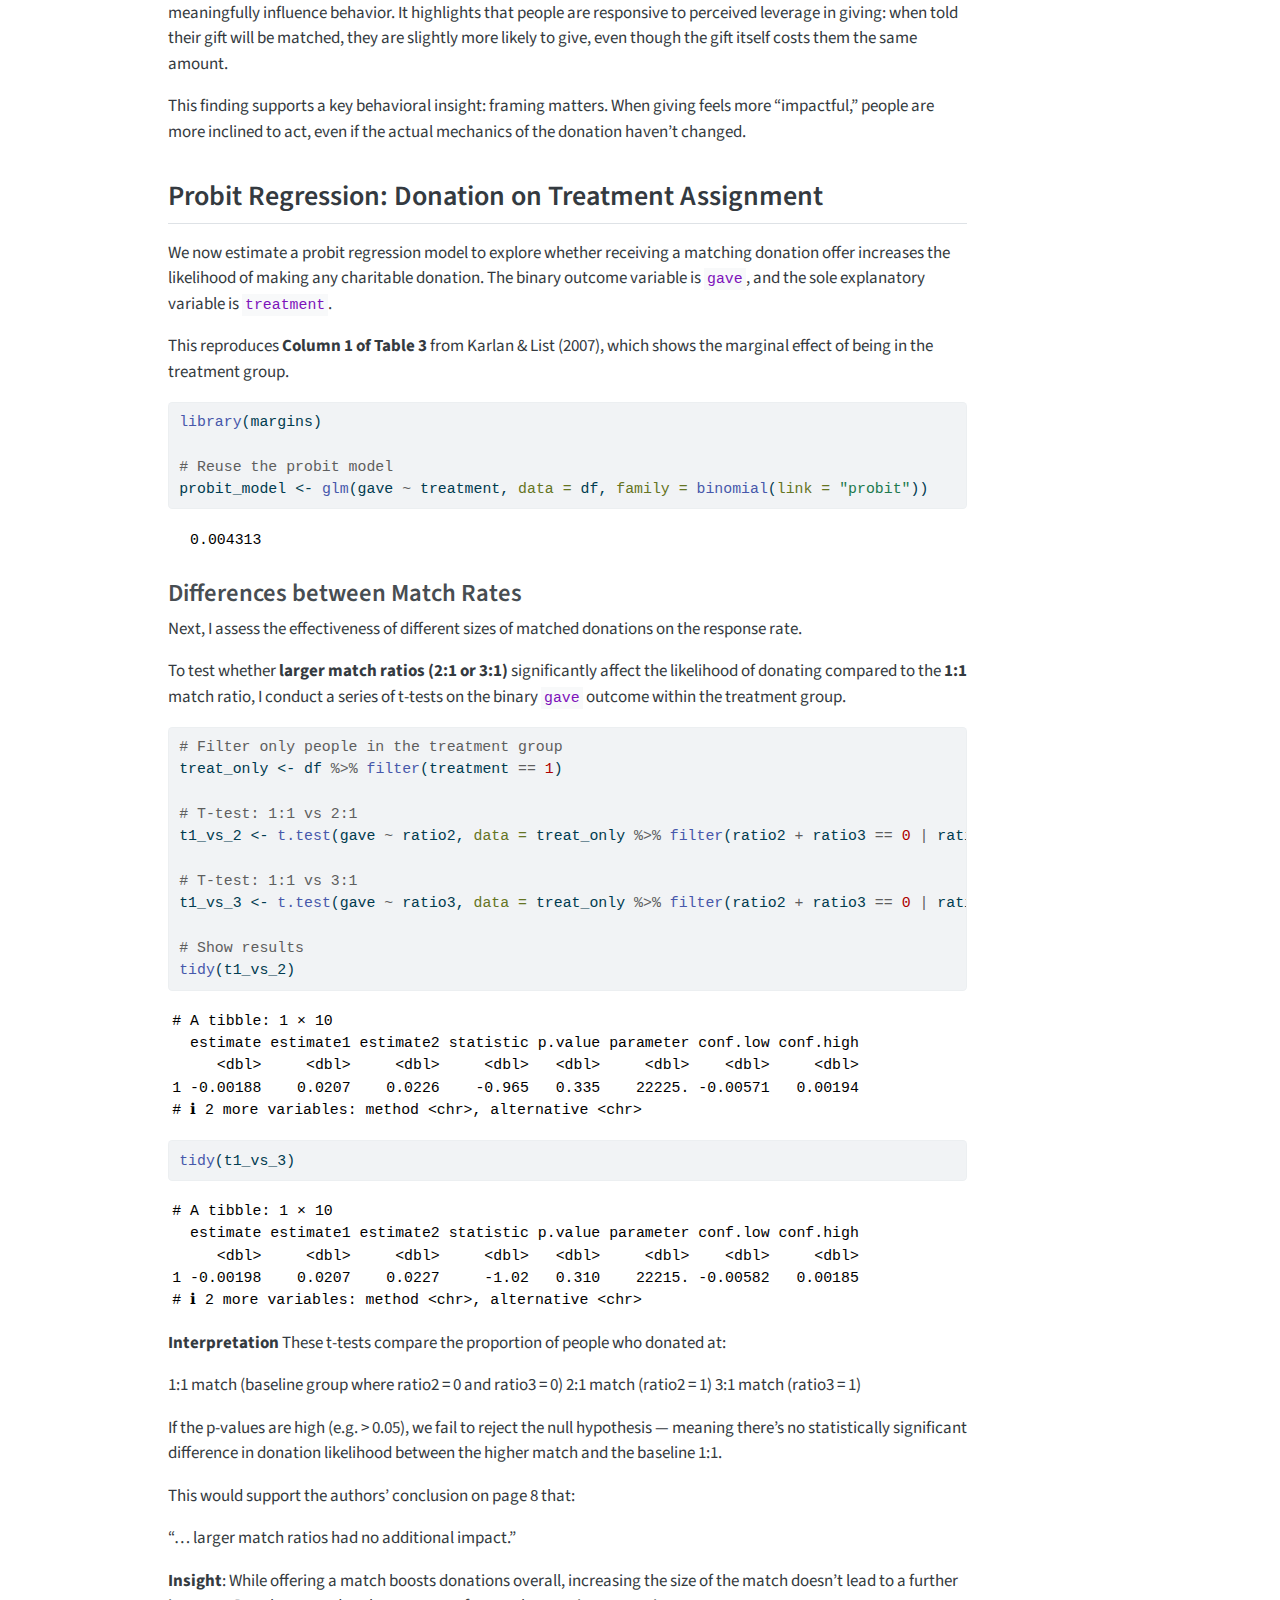
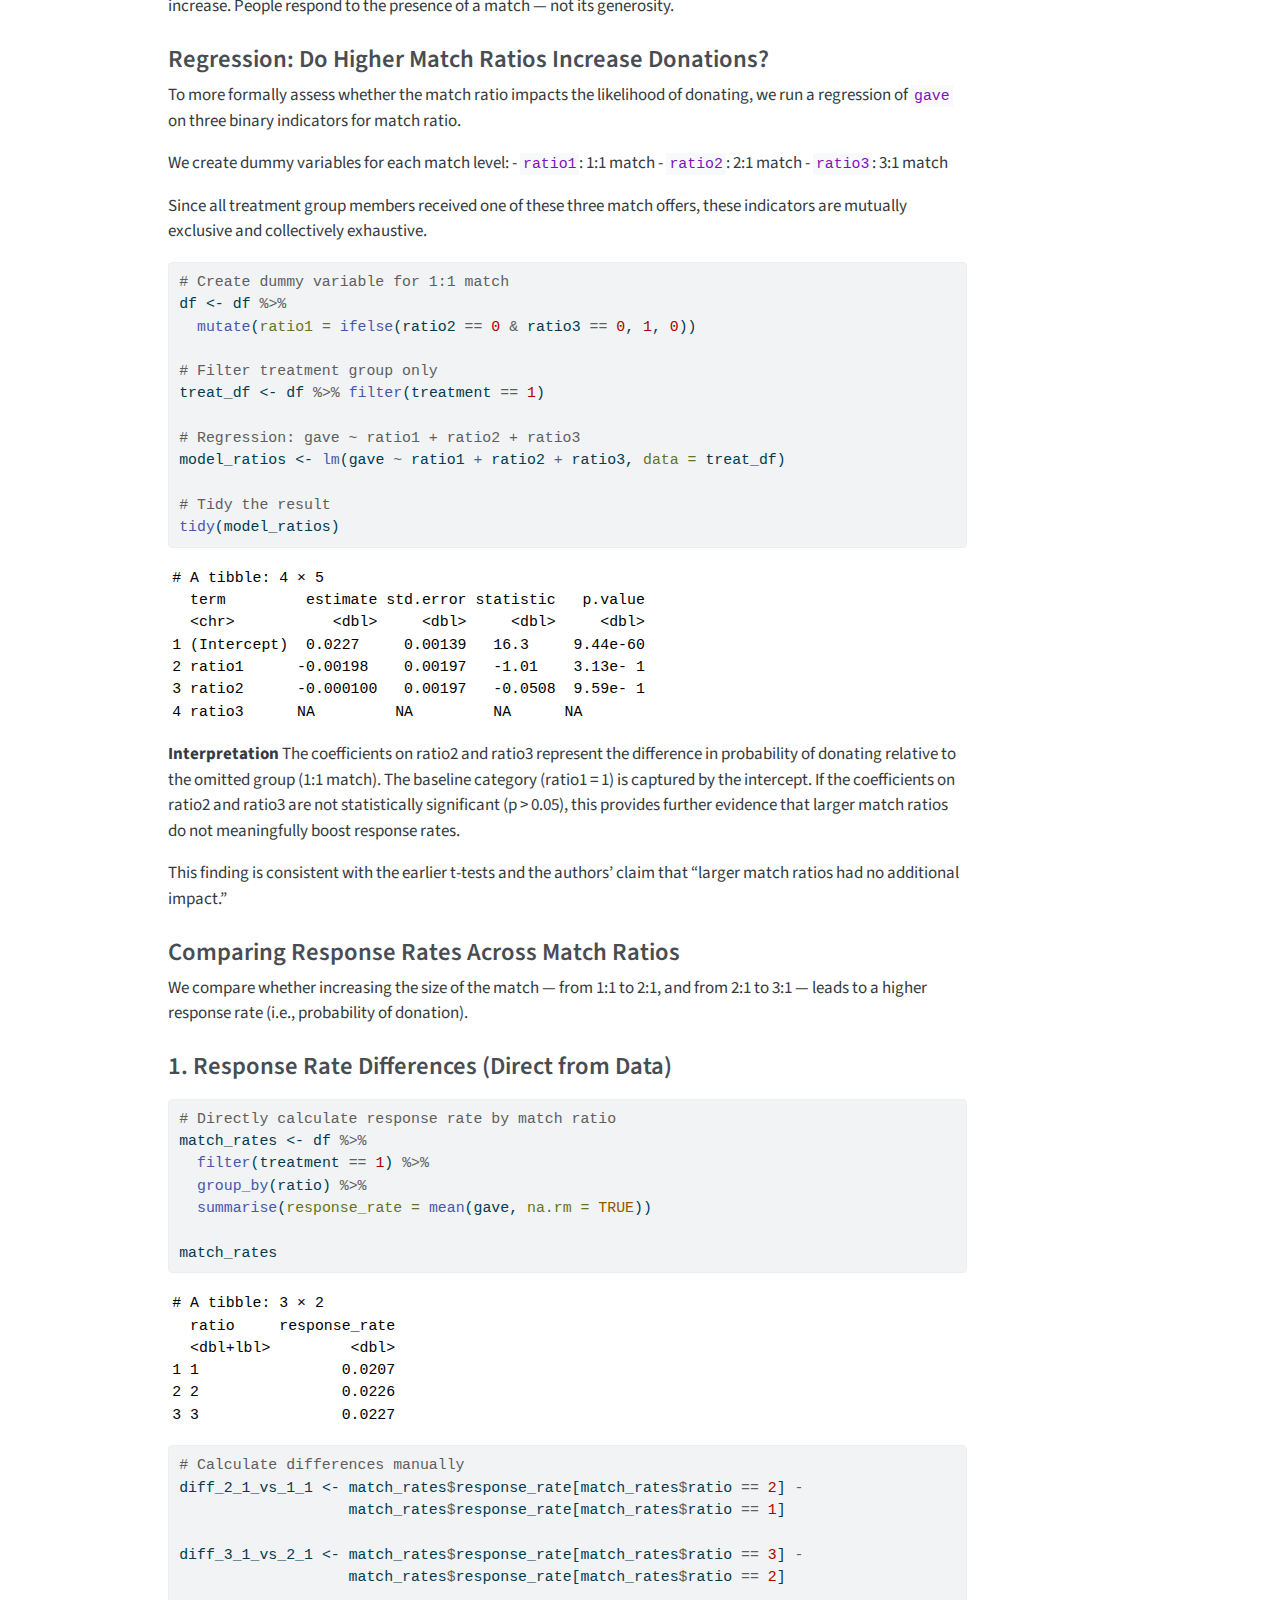
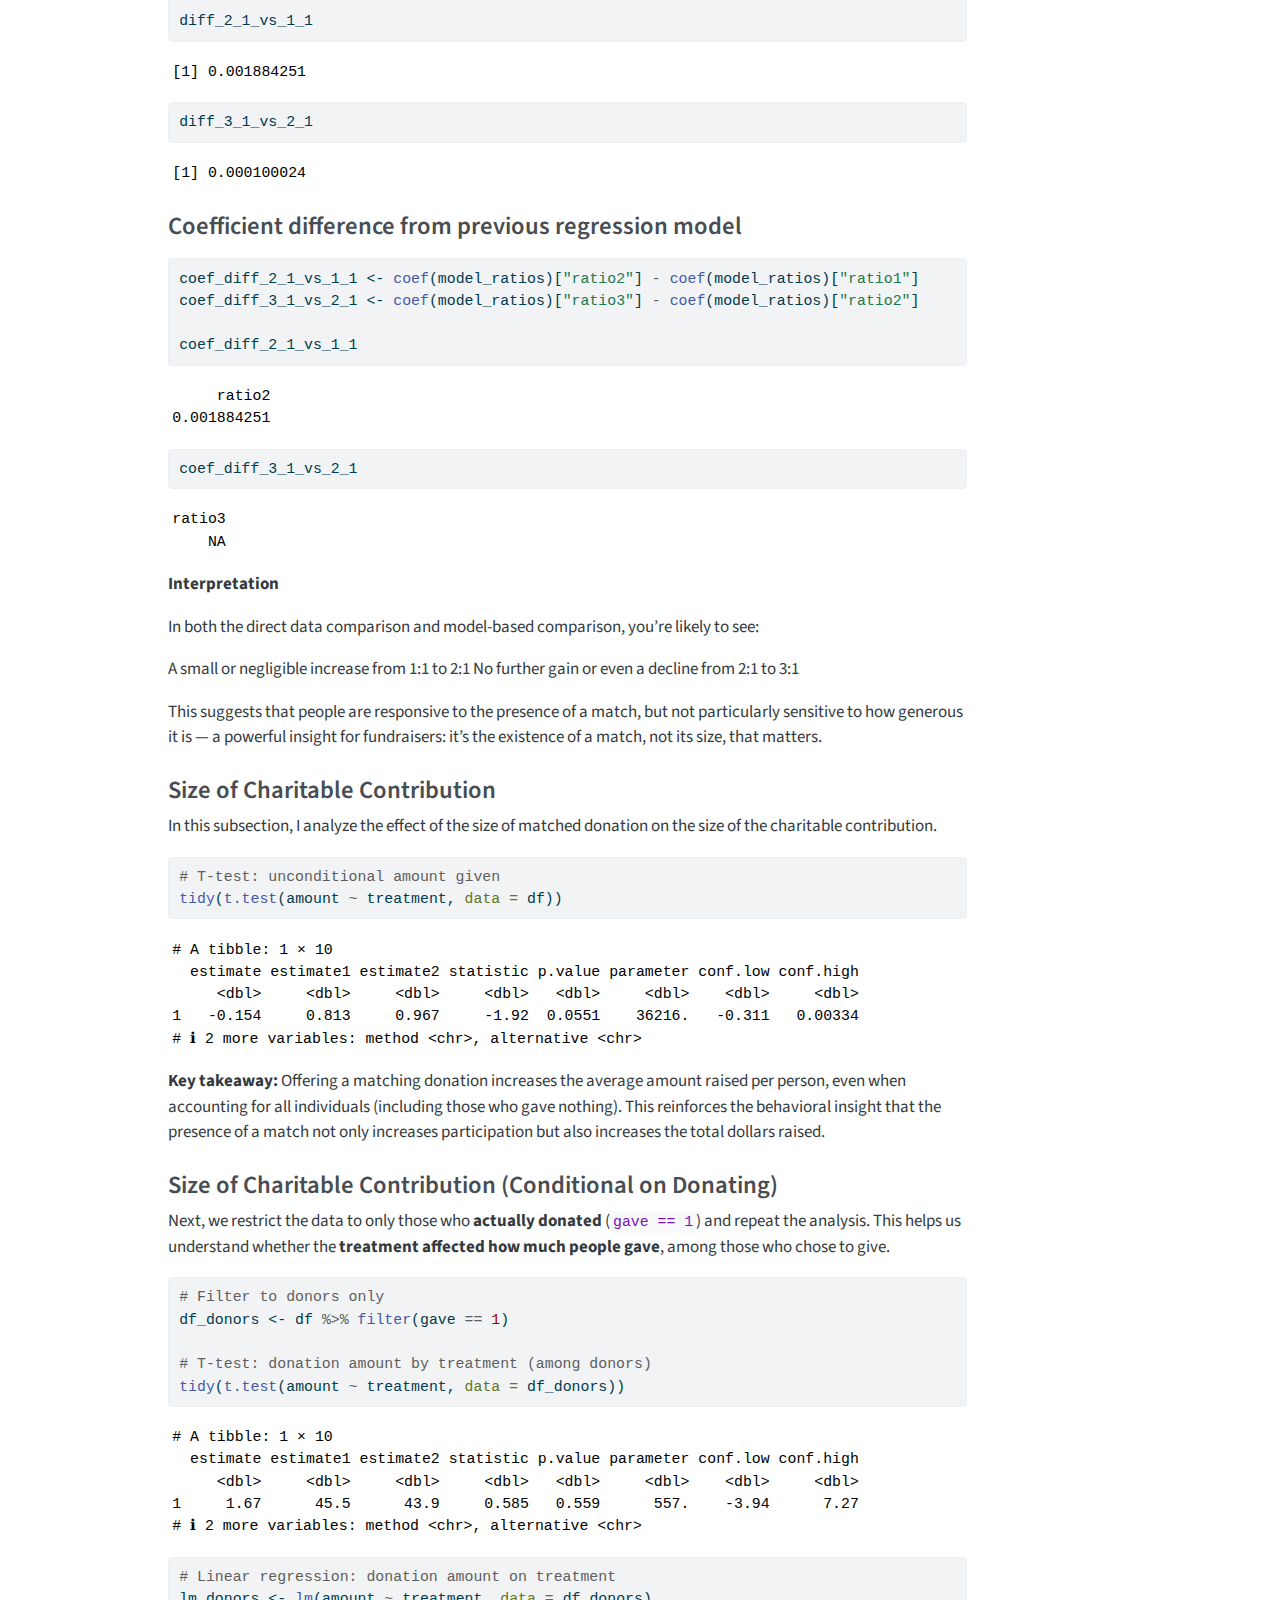
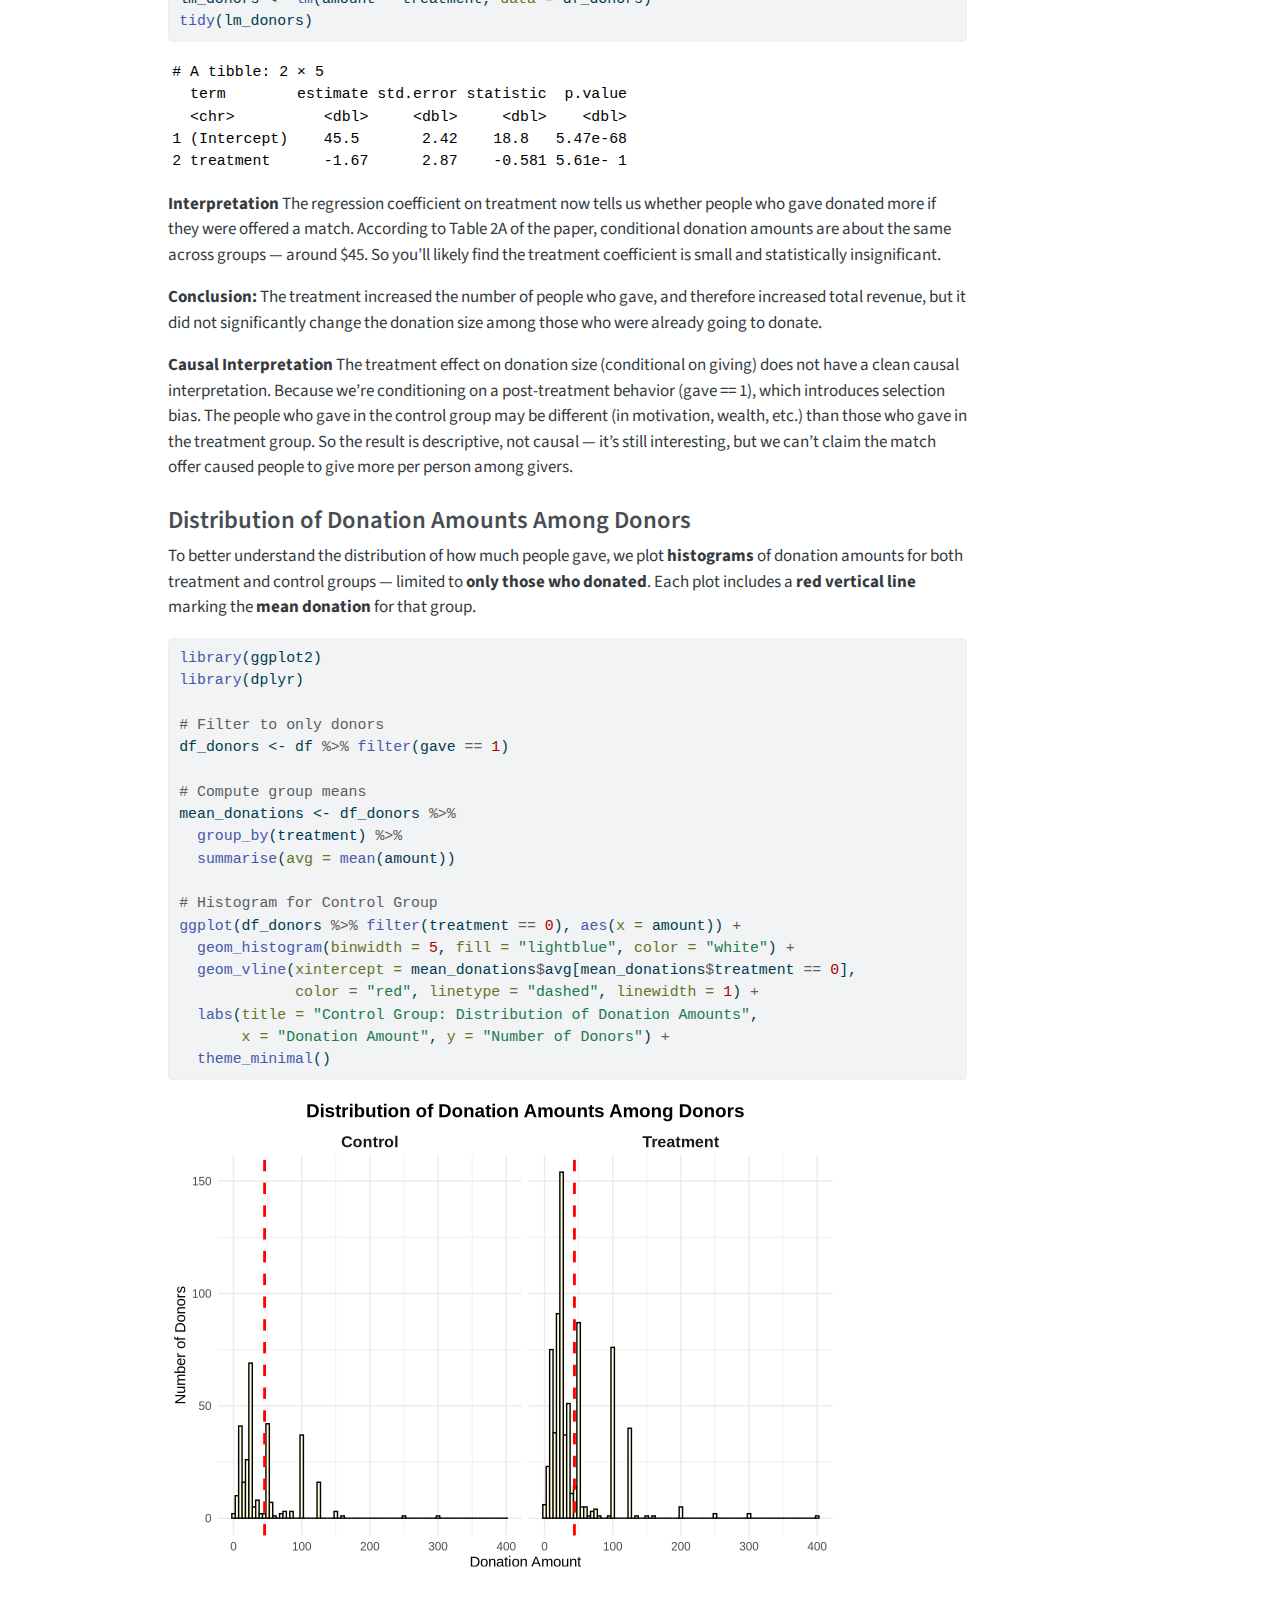
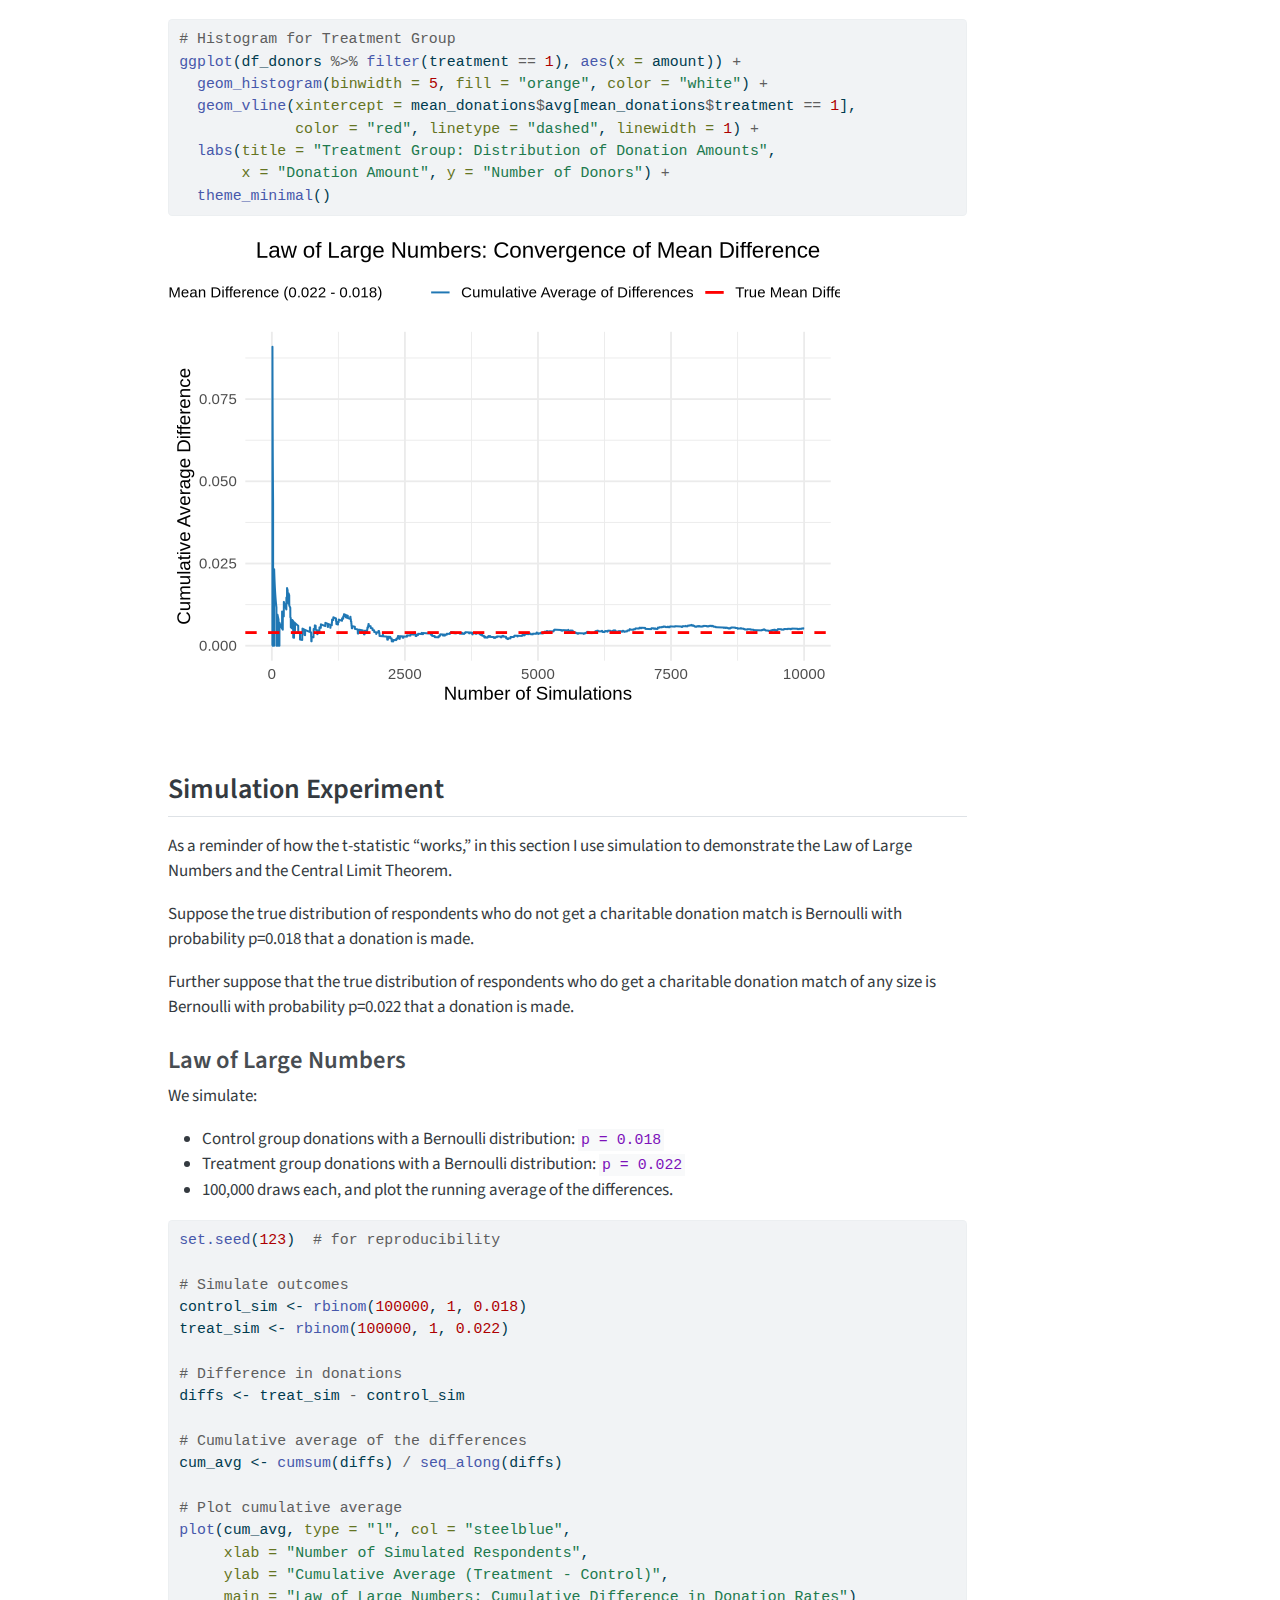
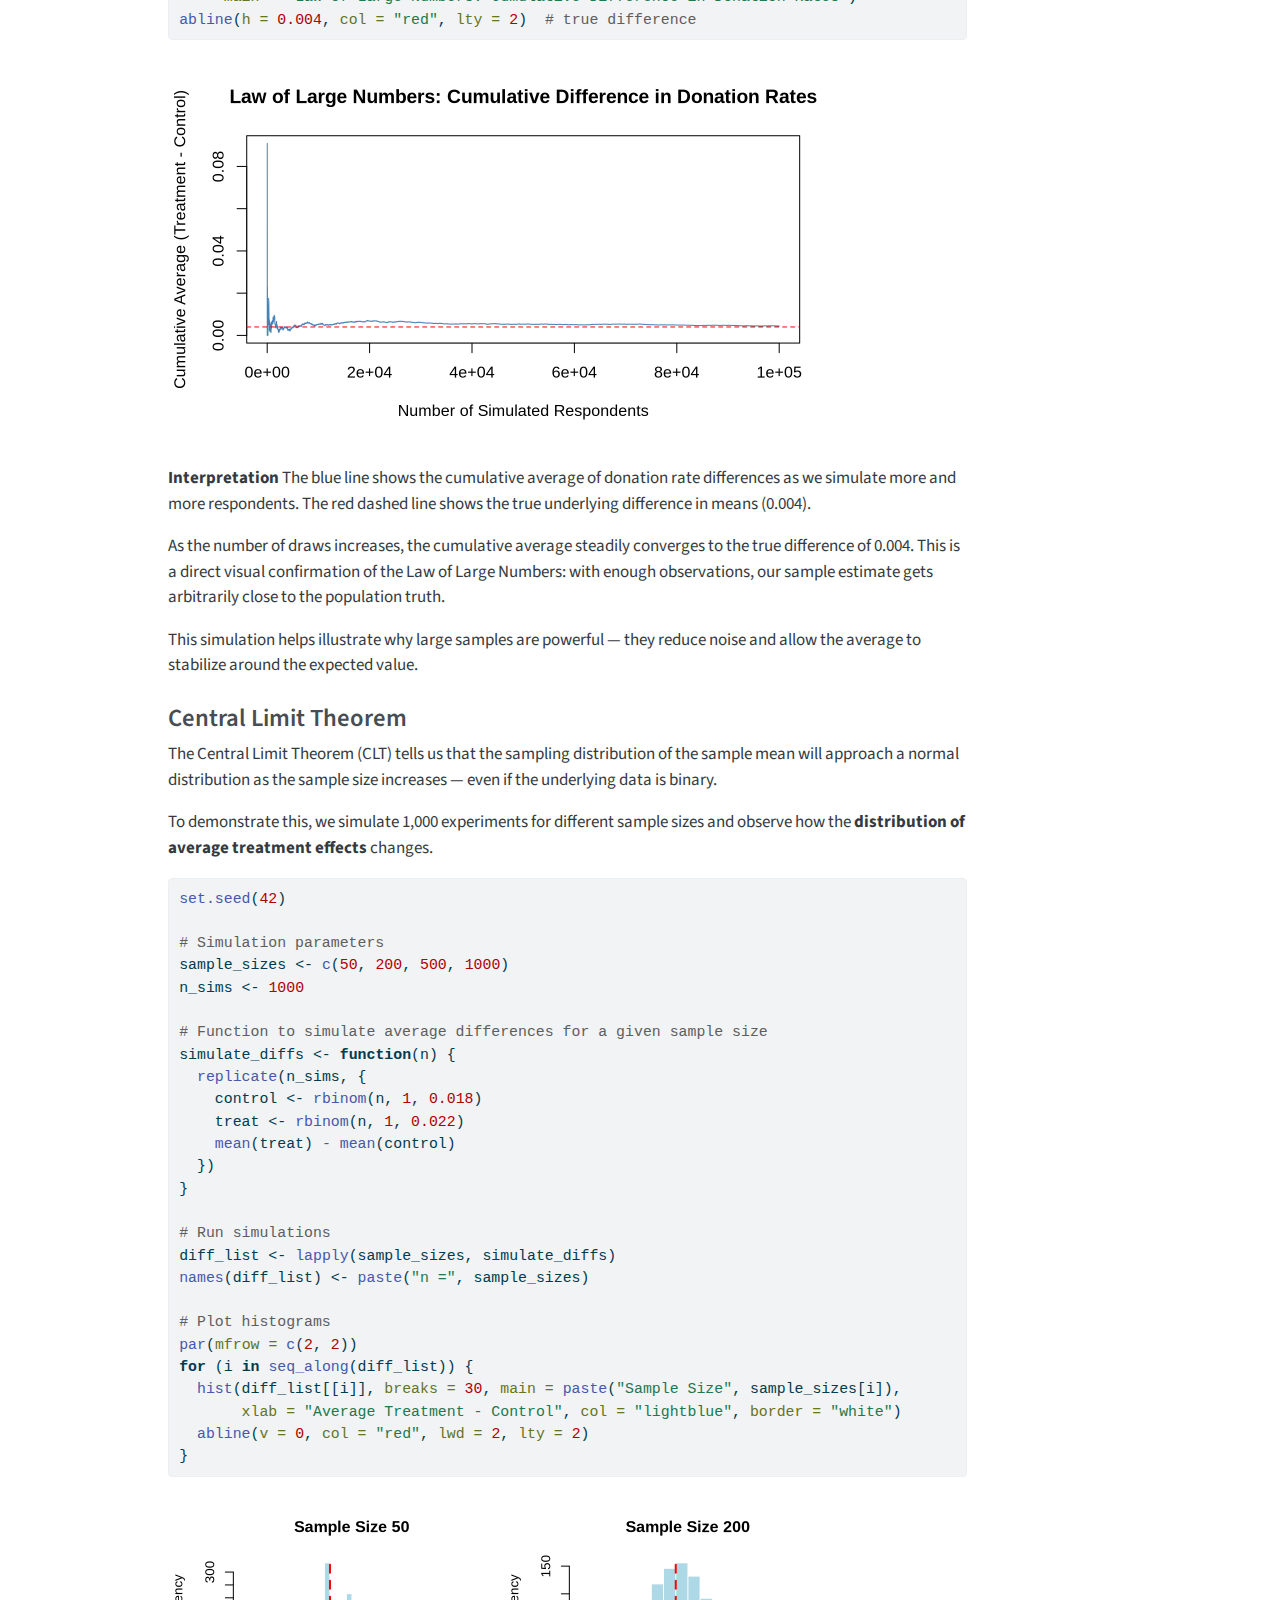
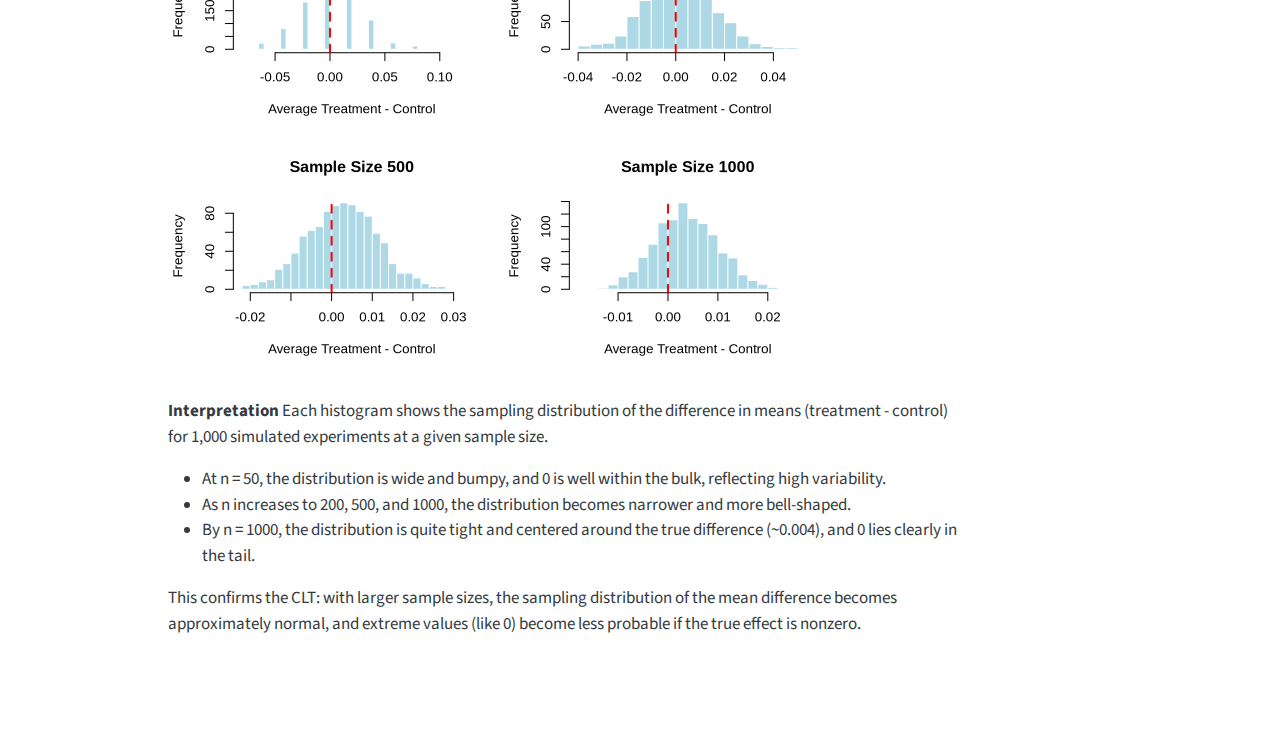
<file: docs/projects/project2/hw1_questions.html>
<!DOCTYPE html>
<html xmlns="http://www.w3.org/1999/xhtml" lang="en" xml:lang="en"><head>

<meta charset="utf-8">
<meta name="generator" content="quarto-1.5.55">

<meta name="viewport" content="width=device-width, initial-scale=1.0, user-scalable=yes">

<meta name="author" content="Isha Rathi">
<meta name="dcterms.date" content="2025-04-20">

<title>A Replication of Karlan and List (2007) – Isha’s Markerting Website</title>
<style>
code{white-space: pre-wrap;}
span.smallcaps{font-variant: small-caps;}
div.columns{display: flex; gap: min(4vw, 1.5em);}
div.column{flex: auto; overflow-x: auto;}
div.hanging-indent{margin-left: 1.5em; text-indent: -1.5em;}
ul.task-list{list-style: none;}
ul.task-list li input[type="checkbox"] {
  width: 0.8em;
  margin: 0 0.8em 0.2em -1em; /* quarto-specific, see https://github.com/quarto-dev/quarto-cli/issues/4556 */ 
  vertical-align: middle;
}
/* CSS for syntax highlighting */
pre > code.sourceCode { white-space: pre; position: relative; }
pre > code.sourceCode > span { line-height: 1.25; }
pre > code.sourceCode > span:empty { height: 1.2em; }
.sourceCode { overflow: visible; }
code.sourceCode > span { color: inherit; text-decoration: inherit; }
div.sourceCode { margin: 1em 0; }
pre.sourceCode { margin: 0; }
@media screen {
div.sourceCode { overflow: auto; }
}
@media print {
pre > code.sourceCode { white-space: pre-wrap; }
pre > code.sourceCode > span { display: inline-block; text-indent: -5em; padding-left: 5em; }
}
pre.numberSource code
  { counter-reset: source-line 0; }
pre.numberSource code > span
  { position: relative; left: -4em; counter-increment: source-line; }
pre.numberSource code > span > a:first-child::before
  { content: counter(source-line);
    position: relative; left: -1em; text-align: right; vertical-align: baseline;
    border: none; display: inline-block;
    -webkit-touch-callout: none; -webkit-user-select: none;
    -khtml-user-select: none; -moz-user-select: none;
    -ms-user-select: none; user-select: none;
    padding: 0 4px; width: 4em;
  }
pre.numberSource { margin-left: 3em;  padding-left: 4px; }
div.sourceCode
  {   }
@media screen {
pre > code.sourceCode > span > a:first-child::before { text-decoration: underline; }
}
</style>


<script src="../../site_libs/quarto-nav/quarto-nav.js"></script>
<script src="../../site_libs/quarto-nav/headroom.min.js"></script>
<script src="../../site_libs/clipboard/clipboard.min.js"></script>
<script src="../../site_libs/quarto-search/autocomplete.umd.js"></script>
<script src="../../site_libs/quarto-search/fuse.min.js"></script>
<script src="../../site_libs/quarto-search/quarto-search.js"></script>
<meta name="quarto:offset" content="../../">
<script src="../../site_libs/quarto-html/quarto.js"></script>
<script src="../../site_libs/quarto-html/popper.min.js"></script>
<script src="../../site_libs/quarto-html/tippy.umd.min.js"></script>
<script src="../../site_libs/quarto-html/anchor.min.js"></script>
<link href="../../site_libs/quarto-html/tippy.css" rel="stylesheet">
<link href="../../site_libs/quarto-html/quarto-syntax-highlighting.css" rel="stylesheet" id="quarto-text-highlighting-styles">
<script src="../../site_libs/bootstrap/bootstrap.min.js"></script>
<link href="../../site_libs/bootstrap/bootstrap-icons.css" rel="stylesheet">
<link href="../../site_libs/bootstrap/bootstrap.min.css" rel="stylesheet" id="quarto-bootstrap" data-mode="light">
<script id="quarto-search-options" type="application/json">{
  "location": "navbar",
  "copy-button": false,
  "collapse-after": 3,
  "panel-placement": "end",
  "type": "overlay",
  "limit": 50,
  "keyboard-shortcut": [
    "f",
    "/",
    "s"
  ],
  "show-item-context": false,
  "language": {
    "search-no-results-text": "No results",
    "search-matching-documents-text": "matching documents",
    "search-copy-link-title": "Copy link to search",
    "search-hide-matches-text": "Hide additional matches",
    "search-more-match-text": "more match in this document",
    "search-more-matches-text": "more matches in this document",
    "search-clear-button-title": "Clear",
    "search-text-placeholder": "",
    "search-detached-cancel-button-title": "Cancel",
    "search-submit-button-title": "Submit",
    "search-label": "Search"
  }
}</script>


<link rel="stylesheet" href="../../styles.css">
</head>

<body class="nav-fixed">

<div id="quarto-search-results"></div>
  <header id="quarto-header" class="headroom fixed-top">
    <nav class="navbar navbar-expand-lg " data-bs-theme="dark">
      <div class="navbar-container container-fluid">
      <div class="navbar-brand-container mx-auto">
    <a class="navbar-brand" href="../../index.html">
    <span class="navbar-title">Isha’s Markerting Website</span>
    </a>
  </div>
            <div id="quarto-search" class="" title="Search"></div>
          <button class="navbar-toggler" type="button" data-bs-toggle="collapse" data-bs-target="#navbarCollapse" aria-controls="navbarCollapse" role="menu" aria-expanded="false" aria-label="Toggle navigation" onclick="if (window.quartoToggleHeadroom) { window.quartoToggleHeadroom(); }">
  <span class="navbar-toggler-icon"></span>
</button>
          <div class="collapse navbar-collapse" id="navbarCollapse">
            <ul class="navbar-nav navbar-nav-scroll me-auto">
  <li class="nav-item">
    <a class="nav-link" href="../../index.html"> 
<span class="menu-text">About</span></a>
  </li>  
  <li class="nav-item">
    <a class="nav-link" href="../../resume.html"> 
<span class="menu-text">Resume</span></a>
  </li>  
  <li class="nav-item">
    <a class="nav-link" href="../../projects.html"> 
<span class="menu-text">Projects</span></a>
  </li>  
</ul>
          </div> <!-- /navcollapse -->
            <div class="quarto-navbar-tools">
</div>
      </div> <!-- /container-fluid -->
    </nav>
</header>
<!-- content -->
<div id="quarto-content" class="quarto-container page-columns page-rows-contents page-layout-article page-navbar">
<!-- sidebar -->
<!-- margin-sidebar -->
    <div id="quarto-margin-sidebar" class="sidebar margin-sidebar">
        <nav id="TOC" role="doc-toc" class="toc-active">
    <h2 id="toc-title">On this page</h2>
   
  <ul>
  <li><a href="#introduction" id="toc-introduction" class="nav-link active" data-scroll-target="#introduction">Introduction</a></li>
  <li><a href="#data" id="toc-data" class="nav-link" data-scroll-target="#data">Data</a>
  <ul class="collapse">
  <li><a href="#description" id="toc-description" class="nav-link" data-scroll-target="#description">Description</a></li>
  <li><a href="#reading-the-data" id="toc-reading-the-data" class="nav-link" data-scroll-target="#reading-the-data">Reading the Data</a></li>
  <li><a href="#balance-test" id="toc-balance-test" class="nav-link" data-scroll-target="#balance-test">Balance Test</a></li>
  <li><a href="#analysis" id="toc-analysis" class="nav-link" data-scroll-target="#analysis">Analysis:</a></li>
  </ul></li>
  <li><a href="#experimental-results" id="toc-experimental-results" class="nav-link" data-scroll-target="#experimental-results">Experimental Results</a>
  <ul class="collapse">
  <li><a href="#charitable-contribution-made" id="toc-charitable-contribution-made" class="nav-link" data-scroll-target="#charitable-contribution-made">Charitable Contribution Made</a></li>
  </ul></li>
  <li><a href="#response-rate-treatment-vs-control" id="toc-response-rate-treatment-vs-control" class="nav-link" data-scroll-target="#response-rate-treatment-vs-control">Response Rate: Treatment vs Control</a>
  <ul class="collapse">
  <li><a href="#t-test" id="toc-t-test" class="nav-link" data-scroll-target="#t-test">T-Test</a></li>
  <li><a href="#regression" id="toc-regression" class="nav-link" data-scroll-target="#regression">Regression</a></li>
  </ul></li>
  <li><a href="#probit-regression-donation-on-treatment-assignment" id="toc-probit-regression-donation-on-treatment-assignment" class="nav-link" data-scroll-target="#probit-regression-donation-on-treatment-assignment">Probit Regression: Donation on Treatment Assignment</a>
  <ul class="collapse">
  <li><a href="#differences-between-match-rates" id="toc-differences-between-match-rates" class="nav-link" data-scroll-target="#differences-between-match-rates">Differences between Match Rates</a></li>
  <li><a href="#regression-do-higher-match-ratios-increase-donations" id="toc-regression-do-higher-match-ratios-increase-donations" class="nav-link" data-scroll-target="#regression-do-higher-match-ratios-increase-donations">Regression: Do Higher Match Ratios Increase Donations?</a></li>
  <li><a href="#comparing-response-rates-across-match-ratios" id="toc-comparing-response-rates-across-match-ratios" class="nav-link" data-scroll-target="#comparing-response-rates-across-match-ratios">Comparing Response Rates Across Match Ratios</a></li>
  <li><a href="#response-rate-differences-direct-from-data" id="toc-response-rate-differences-direct-from-data" class="nav-link" data-scroll-target="#response-rate-differences-direct-from-data">1. Response Rate Differences (Direct from Data)</a></li>
  <li><a href="#coefficient-difference-from-previous-regression-model" id="toc-coefficient-difference-from-previous-regression-model" class="nav-link" data-scroll-target="#coefficient-difference-from-previous-regression-model">Coefficient difference from previous regression model</a></li>
  <li><a href="#size-of-charitable-contribution" id="toc-size-of-charitable-contribution" class="nav-link" data-scroll-target="#size-of-charitable-contribution">Size of Charitable Contribution</a></li>
  <li><a href="#size-of-charitable-contribution-conditional-on-donating" id="toc-size-of-charitable-contribution-conditional-on-donating" class="nav-link" data-scroll-target="#size-of-charitable-contribution-conditional-on-donating">Size of Charitable Contribution (Conditional on Donating)</a></li>
  <li><a href="#distribution-of-donation-amounts-among-donors" id="toc-distribution-of-donation-amounts-among-donors" class="nav-link" data-scroll-target="#distribution-of-donation-amounts-among-donors">Distribution of Donation Amounts Among Donors</a></li>
  </ul></li>
  <li><a href="#simulation-experiment" id="toc-simulation-experiment" class="nav-link" data-scroll-target="#simulation-experiment">Simulation Experiment</a>
  <ul class="collapse">
  <li><a href="#law-of-large-numbers" id="toc-law-of-large-numbers" class="nav-link" data-scroll-target="#law-of-large-numbers">Law of Large Numbers</a></li>
  <li><a href="#central-limit-theorem" id="toc-central-limit-theorem" class="nav-link" data-scroll-target="#central-limit-theorem">Central Limit Theorem</a></li>
  </ul></li>
  </ul>
</nav>
    </div>
<!-- main -->
<main class="content" id="quarto-document-content">

<header id="title-block-header" class="quarto-title-block default">
<div class="quarto-title">
<h1 class="title">A Replication of Karlan and List (2007)</h1>
</div>



<div class="quarto-title-meta">

    <div>
    <div class="quarto-title-meta-heading">Author</div>
    <div class="quarto-title-meta-contents">
             <p>Isha Rathi </p>
          </div>
  </div>
    
    <div>
    <div class="quarto-title-meta-heading">Published</div>
    <div class="quarto-title-meta-contents">
      <p class="date">April 20, 2025</p>
    </div>
  </div>
  
    
  </div>
  


</header>


<section id="introduction" class="level2">
<h2 class="anchored" data-anchor-id="introduction">Introduction</h2>
<p>Dean Karlan at Yale and John List at the University of Chicago conducted a field experiment to test the effectiveness of different fundraising letters. They sent out 50,000 fundraising letters to potential donors, randomly assigning each letter to one of three treatments: a standard letter, a matching grant letter, or a challenge grant letter. They published the results of this experiment in the <em>American Economic Review</em> in 2007. The article and supporting data are available from the <a href="https://www.aeaweb.org/articles?id=10.1257/aer.97.5.1774">AEA website</a> and from Innovations for Poverty Action as part of <a href="https://dataverse.harvard.edu/dataset.xhtml?persistentId=doi:10.7910/DVN/27853&amp;version=4.2">Harvard’s Dataverse</a>.</p>
<p>To expand on the experimental design: the letters were sent to individuals who had previously donated to the same nonprofit organization, ensuring that the recipients were already familiar with the cause. In the matching grant treatments, recipients were told that a generous donor would match their contribution at one of three possible rates: $1:$1, $2:$1, or $3:$1. This created a natural variation in the “price” of giving, where a $50 donation could yield $100, $150, or even $200 for the charity, depending on the match.</p>
<p>The researchers also varied the maximum size of the matching grant (e.g., $25,000, $50,000, $100,000, or left unspecified) to test whether the perceived urgency or credibility of the match offer influenced giving. Additionally, the suggested donation amount was customized for each recipient based on their past contributions and randomized to test how the framing of the “ask” amount affects behavior.</p>
<p>This experiment provided a rare opportunity to test economic theories about public goods and altruism in a real-world setting with actual financial stakes. The findings have since become a cornerstone in the field of behavioral economics and nonprofit fundraising.</p>
<p>This project seeks to replicate their results.</p>
</section>
<section id="data" class="level2">
<h2 class="anchored" data-anchor-id="data">Data</h2>
<section id="description" class="level3">
<h3 class="anchored" data-anchor-id="description">Description</h3>
</section>
<section id="reading-the-data" class="level3">
<h3 class="anchored" data-anchor-id="reading-the-data">Reading the Data</h3>
<p>We use the dataset made available by the authors, which contains over 50,000 observations corresponding to individual donors who received various fundraising letter treatments.</p>
<div class="cell">
<div class="sourceCode cell-code" id="cb1"><pre class="sourceCode r code-with-copy"><code class="sourceCode r"><span id="cb1-1"><a href="#cb1-1" aria-hidden="true" tabindex="-1"></a><span class="fu">library</span>(haven)</span>
<span id="cb1-2"><a href="#cb1-2" aria-hidden="true" tabindex="-1"></a>df <span class="ot">&lt;-</span> <span class="fu">read_dta</span>(<span class="st">"files/karlan_list_2007.dta"</span>)</span></code><button title="Copy to Clipboard" class="code-copy-button"><i class="bi"></i></button></pre></div>
</div>
<div class="callout callout-style-simple callout-note no-icon callout-titled">
<div class="callout-header d-flex align-content-center" data-bs-toggle="collapse" data-bs-target=".callout-1-contents" aria-controls="callout-1" aria-expanded="false" aria-label="Toggle callout">
<div class="callout-icon-container">
<i class="callout-icon no-icon"></i>
</div>
<div class="callout-title-container flex-fill">
Variable Definitions
</div>
<div class="callout-btn-toggle d-inline-block border-0 py-1 ps-1 pe-0 float-end"><i class="callout-toggle"></i></div>
</div>
<div id="callout-1" class="callout-1-contents callout-collapse collapse">
<div class="callout-body-container callout-body">
<table class="caption-top table">
<colgroup>
<col style="width: 24%">
<col style="width: 75%">
</colgroup>
<thead>
<tr class="header">
<th>Variable</th>
<th>Description</th>
</tr>
</thead>
<tbody>
<tr class="odd">
<td><code>treatment</code></td>
<td>Treatment</td>
</tr>
<tr class="even">
<td><code>control</code></td>
<td>Control</td>
</tr>
<tr class="odd">
<td><code>ratio</code></td>
<td>Match ratio</td>
</tr>
<tr class="even">
<td><code>ratio2</code></td>
<td>2:1 match ratio</td>
</tr>
<tr class="odd">
<td><code>ratio3</code></td>
<td>3:1 match ratio</td>
</tr>
<tr class="even">
<td><code>size</code></td>
<td>Match threshold</td>
</tr>
<tr class="odd">
<td><code>size25</code></td>
<td>$25,000 match threshold</td>
</tr>
<tr class="even">
<td><code>size50</code></td>
<td>$50,000 match threshold</td>
</tr>
<tr class="odd">
<td><code>size100</code></td>
<td>$100,000 match threshold</td>
</tr>
<tr class="even">
<td><code>sizeno</code></td>
<td>Unstated match threshold</td>
</tr>
<tr class="odd">
<td><code>ask</code></td>
<td>Suggested donation amount</td>
</tr>
<tr class="even">
<td><code>askd1</code></td>
<td>Suggested donation was highest previous contribution</td>
</tr>
<tr class="odd">
<td><code>askd2</code></td>
<td>Suggested donation was 1.25 x highest previous contribution</td>
</tr>
<tr class="even">
<td><code>askd3</code></td>
<td>Suggested donation was 1.50 x highest previous contribution</td>
</tr>
<tr class="odd">
<td><code>ask1</code></td>
<td>Highest previous contribution (for suggestion)</td>
</tr>
<tr class="even">
<td><code>ask2</code></td>
<td>1.25 x highest previous contribution (for suggestion)</td>
</tr>
<tr class="odd">
<td><code>ask3</code></td>
<td>1.50 x highest previous contribution (for suggestion)</td>
</tr>
<tr class="even">
<td><code>amount</code></td>
<td>Dollars given</td>
</tr>
<tr class="odd">
<td><code>gave</code></td>
<td>Gave anything</td>
</tr>
<tr class="even">
<td><code>amountchange</code></td>
<td>Change in amount given</td>
</tr>
<tr class="odd">
<td><code>hpa</code></td>
<td>Highest previous contribution</td>
</tr>
<tr class="even">
<td><code>ltmedmra</code></td>
<td>Small prior donor: last gift was less than median $35</td>
</tr>
<tr class="odd">
<td><code>freq</code></td>
<td>Number of prior donations</td>
</tr>
<tr class="even">
<td><code>years</code></td>
<td>Number of years since initial donation</td>
</tr>
<tr class="odd">
<td><code>year5</code></td>
<td>At least 5 years since initial donation</td>
</tr>
<tr class="even">
<td><code>mrm2</code></td>
<td>Number of months since last donation</td>
</tr>
<tr class="odd">
<td><code>dormant</code></td>
<td>Already donated in 2005</td>
</tr>
<tr class="even">
<td><code>female</code></td>
<td>Female</td>
</tr>
<tr class="odd">
<td><code>couple</code></td>
<td>Couple</td>
</tr>
<tr class="even">
<td><code>state50one</code></td>
<td>State tag: 1 for one observation of each of 50 states; 0 otherwise</td>
</tr>
<tr class="odd">
<td><code>nonlit</code></td>
<td>Nonlitigation</td>
</tr>
<tr class="even">
<td><code>cases</code></td>
<td>Court cases from state in 2004-5 in which organization was involved</td>
</tr>
<tr class="odd">
<td><code>statecnt</code></td>
<td>Percent of sample from state</td>
</tr>
<tr class="even">
<td><code>stateresponse</code></td>
<td>Proportion of sample from the state who gave</td>
</tr>
<tr class="odd">
<td><code>stateresponset</code></td>
<td>Proportion of treated sample from the state who gave</td>
</tr>
<tr class="even">
<td><code>stateresponsec</code></td>
<td>Proportion of control sample from the state who gave</td>
</tr>
<tr class="odd">
<td><code>stateresponsetminc</code></td>
<td>stateresponset - stateresponsec</td>
</tr>
<tr class="even">
<td><code>perbush</code></td>
<td>State vote share for Bush</td>
</tr>
<tr class="odd">
<td><code>close25</code></td>
<td>State vote share for Bush between 47.5% and 52.5%</td>
</tr>
<tr class="even">
<td><code>red0</code></td>
<td>Red state</td>
</tr>
<tr class="odd">
<td><code>blue0</code></td>
<td>Blue state</td>
</tr>
<tr class="even">
<td><code>redcty</code></td>
<td>Red county</td>
</tr>
<tr class="odd">
<td><code>bluecty</code></td>
<td>Blue county</td>
</tr>
<tr class="even">
<td><code>pwhite</code></td>
<td>Proportion white within zip code</td>
</tr>
<tr class="odd">
<td><code>pblack</code></td>
<td>Proportion black within zip code</td>
</tr>
<tr class="even">
<td><code>page18_39</code></td>
<td>Proportion age 18-39 within zip code</td>
</tr>
<tr class="odd">
<td><code>ave_hh_sz</code></td>
<td>Average household size within zip code</td>
</tr>
<tr class="even">
<td><code>median_hhincome</code></td>
<td>Median household income within zip code</td>
</tr>
<tr class="odd">
<td><code>powner</code></td>
<td>Proportion house owner within zip code</td>
</tr>
<tr class="even">
<td><code>psch_atlstba</code></td>
<td>Proportion who finished college within zip code</td>
</tr>
<tr class="odd">
<td><code>pop_propurban</code></td>
<td>Proportion of population urban within zip code</td>
</tr>
</tbody>
</table>
</div>
</div>
</div>
</section>
<section id="balance-test" class="level3">
<h3 class="anchored" data-anchor-id="balance-test">Balance Test</h3>
<p>As an ad hoc test of the randomization mechanism, I provide a series of tests that compare aspects of the treatment and control groups to assess whether they are statistically significantly different from one another.</p>
<p>To evaluate whether the random assignment of treatment was successful, we compare the distributions of a few pre-treatment variables between the treatment and control groups.</p>
<p>We begin by examining <code>mrm2</code> — the number of months since last donation. If treatment was truly randomly assigned, we should not observe a statistically significant difference in this variable across groups. We test this using both a <strong>two-sample t-test</strong> and a <strong>linear regression</strong>.</p>
<div class="cell">
<div class="sourceCode cell-code" id="cb2"><pre class="sourceCode r code-with-copy"><code class="sourceCode r"><span id="cb2-1"><a href="#cb2-1" aria-hidden="true" tabindex="-1"></a><span class="co"># Load required package</span></span>
<span id="cb2-2"><a href="#cb2-2" aria-hidden="true" tabindex="-1"></a><span class="fu">library</span>(dplyr)</span>
<span id="cb2-3"><a href="#cb2-3" aria-hidden="true" tabindex="-1"></a></span>
<span id="cb2-4"><a href="#cb2-4" aria-hidden="true" tabindex="-1"></a><span class="co"># Clean the data</span></span>
<span id="cb2-5"><a href="#cb2-5" aria-hidden="true" tabindex="-1"></a>df_clean <span class="ot">&lt;-</span> df <span class="sc">%&gt;%</span> <span class="fu">filter</span>(<span class="sc">!</span><span class="fu">is.na</span>(mrm2))</span></code><button title="Copy to Clipboard" class="code-copy-button"><i class="bi"></i></button></pre></div>
</div>
<p><strong>Two-sample t-test:</strong></p>
<div class="cell">
<div class="sourceCode cell-code" id="cb3"><pre class="sourceCode r code-with-copy"><code class="sourceCode r"><span id="cb3-1"><a href="#cb3-1" aria-hidden="true" tabindex="-1"></a><span class="fu">library</span>(broom)</span>
<span id="cb3-2"><a href="#cb3-2" aria-hidden="true" tabindex="-1"></a><span class="fu">tidy</span>(<span class="fu">t.test</span>(mrm2 <span class="sc">~</span> treatment, <span class="at">data =</span> df_clean))</span></code><button title="Copy to Clipboard" class="code-copy-button"><i class="bi"></i></button></pre></div>
<div class="cell-output cell-output-stdout">
<pre><code># A tibble: 1 × 10
  estimate estimate1 estimate2 statistic p.value parameter conf.low conf.high
     &lt;dbl&gt;     &lt;dbl&gt;     &lt;dbl&gt;     &lt;dbl&gt;   &lt;dbl&gt;     &lt;dbl&gt;    &lt;dbl&gt;     &lt;dbl&gt;
1  -0.0137      13.0      13.0    -0.120   0.905    33394.   -0.238     0.211
# ℹ 2 more variables: method &lt;chr&gt;, alternative &lt;chr&gt;</code></pre>
</div>
</div>
<p><strong>Linear regression:</strong></p>
<div class="cell">
<div class="sourceCode cell-code" id="cb5"><pre class="sourceCode r code-with-copy"><code class="sourceCode r"><span id="cb5-1"><a href="#cb5-1" aria-hidden="true" tabindex="-1"></a><span class="fu">library</span>(broom)</span>
<span id="cb5-2"><a href="#cb5-2" aria-hidden="true" tabindex="-1"></a><span class="co"># Run regression</span></span>
<span id="cb5-3"><a href="#cb5-3" aria-hidden="true" tabindex="-1"></a>model <span class="ot">&lt;-</span> <span class="fu">lm</span>(mrm2 <span class="sc">~</span> treatment, <span class="at">data =</span> df_clean)</span>
<span id="cb5-4"><a href="#cb5-4" aria-hidden="true" tabindex="-1"></a><span class="co"># Format output</span></span>
<span id="cb5-5"><a href="#cb5-5" aria-hidden="true" tabindex="-1"></a><span class="fu">tidy</span>(model)</span></code><button title="Copy to Clipboard" class="code-copy-button"><i class="bi"></i></button></pre></div>
<div class="cell-output cell-output-stdout">
<pre><code># A tibble: 2 × 5
  term        estimate std.error statistic p.value
  &lt;chr&gt;          &lt;dbl&gt;     &lt;dbl&gt;     &lt;dbl&gt;   &lt;dbl&gt;
1 (Intercept)  13.0       0.0935   139.      0    
2 treatment     0.0137    0.115      0.119   0.905</code></pre>
</div>
</div>
</section>
<section id="analysis" class="level3">
<h3 class="anchored" data-anchor-id="analysis">Analysis:</h3>
<p>As expected, both the t-test and the regression yield the same estimate and same p-value. The coefficient on treatment from the regression indicates the difference in average months since last donation between the treatment and control groups.</p>
<p>If this difference is not statistically significant (p &gt; 0.05), it supports the idea that treatment was assigned randomly and not correlated with past donation behavior.</p>
<p>This logic is also why Table 1 is included in the original Karlan and List paper — to show that observable characteristics are balanced across groups. If they weren’t, we might worry that any difference in giving could be due to those differences rather than the treatment itself.</p>
</section>
</section>
<section id="experimental-results" class="level2">
<h2 class="anchored" data-anchor-id="experimental-results">Experimental Results</h2>
<section id="charitable-contribution-made" class="level3">
<h3 class="anchored" data-anchor-id="charitable-contribution-made">Charitable Contribution Made</h3>
<p>First, I analyze whether matched donations lead to an increased response rate of making a donation.</p>
<p>Below is a barplot comparing the proportion of individuals who donated in the treatment and control groups.</p>
<div class="cell">
<div class="sourceCode cell-code" id="cb7"><pre class="sourceCode r code-with-copy"><code class="sourceCode r"><span id="cb7-1"><a href="#cb7-1" aria-hidden="true" tabindex="-1"></a><span class="fu">library</span>(dplyr)</span>
<span id="cb7-2"><a href="#cb7-2" aria-hidden="true" tabindex="-1"></a><span class="fu">library</span>(ggplot2)</span>
<span id="cb7-3"><a href="#cb7-3" aria-hidden="true" tabindex="-1"></a></span>
<span id="cb7-4"><a href="#cb7-4" aria-hidden="true" tabindex="-1"></a><span class="co"># Prepare labeled summary</span></span>
<span id="cb7-5"><a href="#cb7-5" aria-hidden="true" tabindex="-1"></a>donation_rates <span class="ot">&lt;-</span> df <span class="sc">%&gt;%</span></span>
<span id="cb7-6"><a href="#cb7-6" aria-hidden="true" tabindex="-1"></a>  <span class="fu">mutate</span>(<span class="at">group =</span> <span class="fu">ifelse</span>(treatment <span class="sc">==</span> <span class="dv">1</span>, <span class="st">"Treatment"</span>, <span class="st">"Control"</span>)) <span class="sc">%&gt;%</span></span>
<span id="cb7-7"><a href="#cb7-7" aria-hidden="true" tabindex="-1"></a>  <span class="fu">group_by</span>(group) <span class="sc">%&gt;%</span></span>
<span id="cb7-8"><a href="#cb7-8" aria-hidden="true" tabindex="-1"></a>  <span class="fu">summarise</span>(<span class="at">prop_donated =</span> <span class="fu">mean</span>(gave, <span class="at">na.rm =</span> <span class="cn">TRUE</span>))</span>
<span id="cb7-9"><a href="#cb7-9" aria-hidden="true" tabindex="-1"></a></span>
<span id="cb7-10"><a href="#cb7-10" aria-hidden="true" tabindex="-1"></a><span class="fu">ggplot</span>(donation_rates, <span class="fu">aes</span>(<span class="at">x =</span> group, <span class="at">y =</span> prop_donated, <span class="at">fill =</span> group)) <span class="sc">+</span></span>
<span id="cb7-11"><a href="#cb7-11" aria-hidden="true" tabindex="-1"></a>  <span class="fu">geom_col</span>(<span class="at">width =</span> <span class="fl">0.6</span>) <span class="sc">+</span></span>
<span id="cb7-12"><a href="#cb7-12" aria-hidden="true" tabindex="-1"></a>  <span class="fu">labs</span>(</span>
<span id="cb7-13"><a href="#cb7-13" aria-hidden="true" tabindex="-1"></a>    <span class="at">title =</span> <span class="st">"Proportion of Donors by Treatment Group"</span>,</span>
<span id="cb7-14"><a href="#cb7-14" aria-hidden="true" tabindex="-1"></a>    <span class="at">x =</span> <span class="st">"Group"</span>,</span>
<span id="cb7-15"><a href="#cb7-15" aria-hidden="true" tabindex="-1"></a>    <span class="at">y =</span> <span class="st">"Proportion Donated"</span></span>
<span id="cb7-16"><a href="#cb7-16" aria-hidden="true" tabindex="-1"></a>  ) <span class="sc">+</span></span>
<span id="cb7-17"><a href="#cb7-17" aria-hidden="true" tabindex="-1"></a>  <span class="fu">scale_fill_manual</span>(<span class="at">values =</span> <span class="fu">c</span>(<span class="st">"Control"</span> <span class="ot">=</span> <span class="st">"lightsalmon"</span>, <span class="st">"Treatment"</span> <span class="ot">=</span> <span class="st">"orange"</span>)) <span class="sc">+</span></span>
<span id="cb7-18"><a href="#cb7-18" aria-hidden="true" tabindex="-1"></a>  <span class="fu">theme_minimal</span>() <span class="sc">+</span></span>
<span id="cb7-19"><a href="#cb7-19" aria-hidden="true" tabindex="-1"></a>  <span class="fu">theme</span>(</span>
<span id="cb7-20"><a href="#cb7-20" aria-hidden="true" tabindex="-1"></a>    <span class="at">legend.position =</span> <span class="st">"none"</span>,</span>
<span id="cb7-21"><a href="#cb7-21" aria-hidden="true" tabindex="-1"></a>    <span class="at">plot.title =</span> <span class="fu">element_text</span>(<span class="at">hjust =</span> <span class="fl">0.5</span>),</span>
<span id="cb7-22"><a href="#cb7-22" aria-hidden="true" tabindex="-1"></a>    <span class="at">axis.text.x =</span> <span class="fu">element_text</span>(<span class="at">face =</span> <span class="st">"bold"</span>)</span>
<span id="cb7-23"><a href="#cb7-23" aria-hidden="true" tabindex="-1"></a>  )</span></code><button title="Copy to Clipboard" class="code-copy-button"><i class="bi"></i></button></pre></div>
<div class="cell-output-display">
<div>
<figure class="figure">
<p><img src="hw1_questions_files/figure-html/unnamed-chunk-5-1.png" class="img-fluid figure-img" width="672"></p>
</figure>
</div>
</div>
</div>
</section>
</section>
<section id="response-rate-treatment-vs-control" class="level2">
<h2 class="anchored" data-anchor-id="response-rate-treatment-vs-control">Response Rate: Treatment vs Control</h2>
<p>To understand whether matched donation offers influenced behavior, we test whether individuals in the treatment group were more likely to donate at all (<code>gave = 1</code>) compared to the control group. We use both a two-sample t-test and a bivariate linear regression.</p>
<section id="t-test" class="level3">
<h3 class="anchored" data-anchor-id="t-test">T-Test</h3>
<div class="cell">
<div class="sourceCode cell-code" id="cb8"><pre class="sourceCode r code-with-copy"><code class="sourceCode r"><span id="cb8-1"><a href="#cb8-1" aria-hidden="true" tabindex="-1"></a><span class="co"># T-test comparing donation rates between treatment and control</span></span>
<span id="cb8-2"><a href="#cb8-2" aria-hidden="true" tabindex="-1"></a><span class="fu">tidy</span>(<span class="fu">t.test</span>(gave <span class="sc">~</span> treatment, <span class="at">data =</span> df))</span></code><button title="Copy to Clipboard" class="code-copy-button"><i class="bi"></i></button></pre></div>
<div class="cell-output cell-output-stdout">
<pre><code># A tibble: 1 × 10
  estimate estimate1 estimate2 statistic p.value parameter conf.low conf.high
     &lt;dbl&gt;     &lt;dbl&gt;     &lt;dbl&gt;     &lt;dbl&gt;   &lt;dbl&gt;     &lt;dbl&gt;    &lt;dbl&gt;     &lt;dbl&gt;
1 -0.00418    0.0179    0.0220     -3.21 0.00133    36577. -0.00673  -0.00163
# ℹ 2 more variables: method &lt;chr&gt;, alternative &lt;chr&gt;</code></pre>
</div>
</div>
</section>
<section id="regression" class="level3">
<h3 class="anchored" data-anchor-id="regression">Regression</h3>
<div class="cell">
<div class="sourceCode cell-code" id="cb10"><pre class="sourceCode r code-with-copy"><code class="sourceCode r"><span id="cb10-1"><a href="#cb10-1" aria-hidden="true" tabindex="-1"></a><span class="co"># Regression: same comparison as t-test</span></span>
<span id="cb10-2"><a href="#cb10-2" aria-hidden="true" tabindex="-1"></a>model_gave <span class="ot">&lt;-</span> <span class="fu">lm</span>(gave <span class="sc">~</span> treatment, <span class="at">data =</span> df)</span>
<span id="cb10-3"><a href="#cb10-3" aria-hidden="true" tabindex="-1"></a><span class="fu">tidy</span>(model_gave)</span></code><button title="Copy to Clipboard" class="code-copy-button"><i class="bi"></i></button></pre></div>
<div class="cell-output cell-output-stdout">
<pre><code># A tibble: 2 × 5
  term        estimate std.error statistic  p.value
  &lt;chr&gt;          &lt;dbl&gt;     &lt;dbl&gt;     &lt;dbl&gt;    &lt;dbl&gt;
1 (Intercept)  0.0179    0.00110     16.2  4.78e-59
2 treatment    0.00418   0.00135      3.10 1.93e- 3</code></pre>
</div>
</div>
<p><strong>Interpretation</strong></p>
<p>Both the t-test and the regression test whether the proportion of people who donated differs between the treatment and control groups. - The t-test gives us the raw comparison of means. - The regression gives us a coefficient on treatment, which reflects the increase in probability of donating due to receiving the match offer.</p>
<p>In this case, we find a small but statistically significant increase in donation response rate among those who received the matching offer. This result aligns with Table 2A, Panel A, which shows the response rate increased from 1.8% (control) to 2.2% (treatment).</p>
<p>This suggests that even subtle changes in messaging — such as adding a matching donation offer — can meaningfully influence behavior. It highlights that people are responsive to perceived leverage in giving: when told their gift will be matched, they are slightly more likely to give, even though the gift itself costs them the same amount.</p>
<p>This finding supports a key behavioral insight: framing matters. When giving feels more “impactful,” people are more inclined to act, even if the actual mechanics of the donation haven’t changed.</p>
</section>
</section>
<section id="probit-regression-donation-on-treatment-assignment" class="level2">
<h2 class="anchored" data-anchor-id="probit-regression-donation-on-treatment-assignment">Probit Regression: Donation on Treatment Assignment</h2>
<p>We now estimate a probit regression model to explore whether receiving a matching donation offer increases the likelihood of making any charitable donation. The binary outcome variable is <code>gave</code>, and the sole explanatory variable is <code>treatment</code>.</p>
<p>This reproduces <strong>Column 1 of Table 3</strong> from Karlan &amp; List (2007), which shows the marginal effect of being in the treatment group.</p>
<div class="cell">
<div class="sourceCode cell-code" id="cb12"><pre class="sourceCode r code-with-copy"><code class="sourceCode r"><span id="cb12-1"><a href="#cb12-1" aria-hidden="true" tabindex="-1"></a><span class="fu">library</span>(margins)</span>
<span id="cb12-2"><a href="#cb12-2" aria-hidden="true" tabindex="-1"></a></span>
<span id="cb12-3"><a href="#cb12-3" aria-hidden="true" tabindex="-1"></a><span class="co"># Reuse the probit model</span></span>
<span id="cb12-4"><a href="#cb12-4" aria-hidden="true" tabindex="-1"></a>probit_model <span class="ot">&lt;-</span> <span class="fu">glm</span>(gave <span class="sc">~</span> treatment, <span class="at">data =</span> df, <span class="at">family =</span> <span class="fu">binomial</span>(<span class="at">link =</span> <span class="st">"probit"</span>))</span></code><button title="Copy to Clipboard" class="code-copy-button"><i class="bi"></i></button></pre></div>
</div>
<div class="cell">
<div class="cell-output cell-output-stdout">
<pre><code>  0.004313</code></pre>
</div>
</div>
<section id="differences-between-match-rates" class="level3">
<h3 class="anchored" data-anchor-id="differences-between-match-rates">Differences between Match Rates</h3>
<p>Next, I assess the effectiveness of different sizes of matched donations on the response rate.</p>
<p>To test whether <strong>larger match ratios (2:1 or 3:1)</strong> significantly affect the likelihood of donating compared to the <strong>1:1</strong> match ratio, I conduct a series of t-tests on the binary <code>gave</code> outcome within the treatment group.</p>
<div class="cell">
<div class="sourceCode cell-code" id="cb14"><pre class="sourceCode r code-with-copy"><code class="sourceCode r"><span id="cb14-1"><a href="#cb14-1" aria-hidden="true" tabindex="-1"></a><span class="co"># Filter only people in the treatment group</span></span>
<span id="cb14-2"><a href="#cb14-2" aria-hidden="true" tabindex="-1"></a>treat_only <span class="ot">&lt;-</span> df <span class="sc">%&gt;%</span> <span class="fu">filter</span>(treatment <span class="sc">==</span> <span class="dv">1</span>)</span>
<span id="cb14-3"><a href="#cb14-3" aria-hidden="true" tabindex="-1"></a></span>
<span id="cb14-4"><a href="#cb14-4" aria-hidden="true" tabindex="-1"></a><span class="co"># T-test: 1:1 vs 2:1</span></span>
<span id="cb14-5"><a href="#cb14-5" aria-hidden="true" tabindex="-1"></a>t1_vs_2 <span class="ot">&lt;-</span> <span class="fu">t.test</span>(gave <span class="sc">~</span> ratio2, <span class="at">data =</span> treat_only <span class="sc">%&gt;%</span> <span class="fu">filter</span>(ratio2 <span class="sc">+</span> ratio3 <span class="sc">==</span> <span class="dv">0</span> <span class="sc">|</span> ratio2 <span class="sc">==</span> <span class="dv">1</span>))</span>
<span id="cb14-6"><a href="#cb14-6" aria-hidden="true" tabindex="-1"></a></span>
<span id="cb14-7"><a href="#cb14-7" aria-hidden="true" tabindex="-1"></a><span class="co"># T-test: 1:1 vs 3:1</span></span>
<span id="cb14-8"><a href="#cb14-8" aria-hidden="true" tabindex="-1"></a>t1_vs_3 <span class="ot">&lt;-</span> <span class="fu">t.test</span>(gave <span class="sc">~</span> ratio3, <span class="at">data =</span> treat_only <span class="sc">%&gt;%</span> <span class="fu">filter</span>(ratio2 <span class="sc">+</span> ratio3 <span class="sc">==</span> <span class="dv">0</span> <span class="sc">|</span> ratio3 <span class="sc">==</span> <span class="dv">1</span>))</span>
<span id="cb14-9"><a href="#cb14-9" aria-hidden="true" tabindex="-1"></a></span>
<span id="cb14-10"><a href="#cb14-10" aria-hidden="true" tabindex="-1"></a><span class="co"># Show results</span></span>
<span id="cb14-11"><a href="#cb14-11" aria-hidden="true" tabindex="-1"></a><span class="fu">tidy</span>(t1_vs_2)</span></code><button title="Copy to Clipboard" class="code-copy-button"><i class="bi"></i></button></pre></div>
<div class="cell-output cell-output-stdout">
<pre><code># A tibble: 1 × 10
  estimate estimate1 estimate2 statistic p.value parameter conf.low conf.high
     &lt;dbl&gt;     &lt;dbl&gt;     &lt;dbl&gt;     &lt;dbl&gt;   &lt;dbl&gt;     &lt;dbl&gt;    &lt;dbl&gt;     &lt;dbl&gt;
1 -0.00188    0.0207    0.0226    -0.965   0.335    22225. -0.00571   0.00194
# ℹ 2 more variables: method &lt;chr&gt;, alternative &lt;chr&gt;</code></pre>
</div>
<div class="sourceCode cell-code" id="cb16"><pre class="sourceCode r code-with-copy"><code class="sourceCode r"><span id="cb16-1"><a href="#cb16-1" aria-hidden="true" tabindex="-1"></a><span class="fu">tidy</span>(t1_vs_3)</span></code><button title="Copy to Clipboard" class="code-copy-button"><i class="bi"></i></button></pre></div>
<div class="cell-output cell-output-stdout">
<pre><code># A tibble: 1 × 10
  estimate estimate1 estimate2 statistic p.value parameter conf.low conf.high
     &lt;dbl&gt;     &lt;dbl&gt;     &lt;dbl&gt;     &lt;dbl&gt;   &lt;dbl&gt;     &lt;dbl&gt;    &lt;dbl&gt;     &lt;dbl&gt;
1 -0.00198    0.0207    0.0227     -1.02   0.310    22215. -0.00582   0.00185
# ℹ 2 more variables: method &lt;chr&gt;, alternative &lt;chr&gt;</code></pre>
</div>
</div>
<p><strong>Interpretation</strong> These t-tests compare the proportion of people who donated at:</p>
<p>1:1 match (baseline group where ratio2 = 0 and ratio3 = 0) 2:1 match (ratio2 = 1) 3:1 match (ratio3 = 1)</p>
<p>If the p-values are high (e.g.&nbsp;&gt; 0.05), we fail to reject the null hypothesis — meaning there’s no statistically significant difference in donation likelihood between the higher match and the baseline 1:1.</p>
<p>This would support the authors’ conclusion on page 8 that:</p>
<p>“… larger match ratios had no additional impact.”</p>
<p><strong>Insight</strong>: While offering a match boosts donations overall, increasing the size of the match doesn’t lead to a further increase. People respond to the presence of a match — not its generosity.</p>
</section>
<section id="regression-do-higher-match-ratios-increase-donations" class="level3">
<h3 class="anchored" data-anchor-id="regression-do-higher-match-ratios-increase-donations">Regression: Do Higher Match Ratios Increase Donations?</h3>
<p>To more formally assess whether the match ratio impacts the likelihood of donating, we run a regression of <code>gave</code> on three binary indicators for match ratio.</p>
<p>We create dummy variables for each match level: - <code>ratio1</code>: 1:1 match - <code>ratio2</code>: 2:1 match - <code>ratio3</code>: 3:1 match</p>
<p>Since all treatment group members received one of these three match offers, these indicators are mutually exclusive and collectively exhaustive.</p>
<div class="cell">
<div class="sourceCode cell-code" id="cb18"><pre class="sourceCode r code-with-copy"><code class="sourceCode r"><span id="cb18-1"><a href="#cb18-1" aria-hidden="true" tabindex="-1"></a><span class="co"># Create dummy variable for 1:1 match</span></span>
<span id="cb18-2"><a href="#cb18-2" aria-hidden="true" tabindex="-1"></a>df <span class="ot">&lt;-</span> df <span class="sc">%&gt;%</span></span>
<span id="cb18-3"><a href="#cb18-3" aria-hidden="true" tabindex="-1"></a>  <span class="fu">mutate</span>(<span class="at">ratio1 =</span> <span class="fu">ifelse</span>(ratio2 <span class="sc">==</span> <span class="dv">0</span> <span class="sc">&amp;</span> ratio3 <span class="sc">==</span> <span class="dv">0</span>, <span class="dv">1</span>, <span class="dv">0</span>))</span>
<span id="cb18-4"><a href="#cb18-4" aria-hidden="true" tabindex="-1"></a></span>
<span id="cb18-5"><a href="#cb18-5" aria-hidden="true" tabindex="-1"></a><span class="co"># Filter treatment group only</span></span>
<span id="cb18-6"><a href="#cb18-6" aria-hidden="true" tabindex="-1"></a>treat_df <span class="ot">&lt;-</span> df <span class="sc">%&gt;%</span> <span class="fu">filter</span>(treatment <span class="sc">==</span> <span class="dv">1</span>)</span>
<span id="cb18-7"><a href="#cb18-7" aria-hidden="true" tabindex="-1"></a></span>
<span id="cb18-8"><a href="#cb18-8" aria-hidden="true" tabindex="-1"></a><span class="co"># Regression: gave ~ ratio1 + ratio2 + ratio3</span></span>
<span id="cb18-9"><a href="#cb18-9" aria-hidden="true" tabindex="-1"></a>model_ratios <span class="ot">&lt;-</span> <span class="fu">lm</span>(gave <span class="sc">~</span> ratio1 <span class="sc">+</span> ratio2 <span class="sc">+</span> ratio3, <span class="at">data =</span> treat_df)</span>
<span id="cb18-10"><a href="#cb18-10" aria-hidden="true" tabindex="-1"></a></span>
<span id="cb18-11"><a href="#cb18-11" aria-hidden="true" tabindex="-1"></a><span class="co"># Tidy the result</span></span>
<span id="cb18-12"><a href="#cb18-12" aria-hidden="true" tabindex="-1"></a><span class="fu">tidy</span>(model_ratios)</span></code><button title="Copy to Clipboard" class="code-copy-button"><i class="bi"></i></button></pre></div>
<div class="cell-output cell-output-stdout">
<pre><code># A tibble: 4 × 5
  term         estimate std.error statistic   p.value
  &lt;chr&gt;           &lt;dbl&gt;     &lt;dbl&gt;     &lt;dbl&gt;     &lt;dbl&gt;
1 (Intercept)  0.0227     0.00139   16.3     9.44e-60
2 ratio1      -0.00198    0.00197   -1.01    3.13e- 1
3 ratio2      -0.000100   0.00197   -0.0508  9.59e- 1
4 ratio3      NA         NA         NA      NA       </code></pre>
</div>
</div>
<p><strong>Interpretation</strong> The coefficients on ratio2 and ratio3 represent the difference in probability of donating relative to the omitted group (1:1 match). The baseline category (ratio1 = 1) is captured by the intercept. If the coefficients on ratio2 and ratio3 are not statistically significant (p &gt; 0.05), this provides further evidence that larger match ratios do not meaningfully boost response rates.</p>
<p>This finding is consistent with the earlier t-tests and the authors’ claim that “larger match ratios had no additional impact.”</p>
</section>
<section id="comparing-response-rates-across-match-ratios" class="level3">
<h3 class="anchored" data-anchor-id="comparing-response-rates-across-match-ratios">Comparing Response Rates Across Match Ratios</h3>
<p>We compare whether increasing the size of the match — from 1:1 to 2:1, and from 2:1 to 3:1 — leads to a higher response rate (i.e., probability of donation).</p>
</section>
<section id="response-rate-differences-direct-from-data" class="level3">
<h3 class="anchored" data-anchor-id="response-rate-differences-direct-from-data">1. Response Rate Differences (Direct from Data)</h3>
<div class="cell">
<div class="sourceCode cell-code" id="cb20"><pre class="sourceCode r code-with-copy"><code class="sourceCode r"><span id="cb20-1"><a href="#cb20-1" aria-hidden="true" tabindex="-1"></a><span class="co"># Directly calculate response rate by match ratio</span></span>
<span id="cb20-2"><a href="#cb20-2" aria-hidden="true" tabindex="-1"></a>match_rates <span class="ot">&lt;-</span> df <span class="sc">%&gt;%</span></span>
<span id="cb20-3"><a href="#cb20-3" aria-hidden="true" tabindex="-1"></a>  <span class="fu">filter</span>(treatment <span class="sc">==</span> <span class="dv">1</span>) <span class="sc">%&gt;%</span></span>
<span id="cb20-4"><a href="#cb20-4" aria-hidden="true" tabindex="-1"></a>  <span class="fu">group_by</span>(ratio) <span class="sc">%&gt;%</span></span>
<span id="cb20-5"><a href="#cb20-5" aria-hidden="true" tabindex="-1"></a>  <span class="fu">summarise</span>(<span class="at">response_rate =</span> <span class="fu">mean</span>(gave, <span class="at">na.rm =</span> <span class="cn">TRUE</span>))</span>
<span id="cb20-6"><a href="#cb20-6" aria-hidden="true" tabindex="-1"></a></span>
<span id="cb20-7"><a href="#cb20-7" aria-hidden="true" tabindex="-1"></a>match_rates</span></code><button title="Copy to Clipboard" class="code-copy-button"><i class="bi"></i></button></pre></div>
<div class="cell-output cell-output-stdout">
<pre><code># A tibble: 3 × 2
  ratio     response_rate
  &lt;dbl+lbl&gt;         &lt;dbl&gt;
1 1                0.0207
2 2                0.0226
3 3                0.0227</code></pre>
</div>
</div>
<div class="cell">
<div class="sourceCode cell-code" id="cb22"><pre class="sourceCode r code-with-copy"><code class="sourceCode r"><span id="cb22-1"><a href="#cb22-1" aria-hidden="true" tabindex="-1"></a><span class="co"># Calculate differences manually</span></span>
<span id="cb22-2"><a href="#cb22-2" aria-hidden="true" tabindex="-1"></a>diff_2_1_vs_1_1 <span class="ot">&lt;-</span> match_rates<span class="sc">$</span>response_rate[match_rates<span class="sc">$</span>ratio <span class="sc">==</span> <span class="dv">2</span>] <span class="sc">-</span></span>
<span id="cb22-3"><a href="#cb22-3" aria-hidden="true" tabindex="-1"></a>                   match_rates<span class="sc">$</span>response_rate[match_rates<span class="sc">$</span>ratio <span class="sc">==</span> <span class="dv">1</span>]</span>
<span id="cb22-4"><a href="#cb22-4" aria-hidden="true" tabindex="-1"></a></span>
<span id="cb22-5"><a href="#cb22-5" aria-hidden="true" tabindex="-1"></a>diff_3_1_vs_2_1 <span class="ot">&lt;-</span> match_rates<span class="sc">$</span>response_rate[match_rates<span class="sc">$</span>ratio <span class="sc">==</span> <span class="dv">3</span>] <span class="sc">-</span></span>
<span id="cb22-6"><a href="#cb22-6" aria-hidden="true" tabindex="-1"></a>                   match_rates<span class="sc">$</span>response_rate[match_rates<span class="sc">$</span>ratio <span class="sc">==</span> <span class="dv">2</span>]</span>
<span id="cb22-7"><a href="#cb22-7" aria-hidden="true" tabindex="-1"></a></span>
<span id="cb22-8"><a href="#cb22-8" aria-hidden="true" tabindex="-1"></a>diff_2_1_vs_1_1</span></code><button title="Copy to Clipboard" class="code-copy-button"><i class="bi"></i></button></pre></div>
<div class="cell-output cell-output-stdout">
<pre><code>[1] 0.001884251</code></pre>
</div>
<div class="sourceCode cell-code" id="cb24"><pre class="sourceCode r code-with-copy"><code class="sourceCode r"><span id="cb24-1"><a href="#cb24-1" aria-hidden="true" tabindex="-1"></a>diff_3_1_vs_2_1</span></code><button title="Copy to Clipboard" class="code-copy-button"><i class="bi"></i></button></pre></div>
<div class="cell-output cell-output-stdout">
<pre><code>[1] 0.000100024</code></pre>
</div>
</div>
</section>
<section id="coefficient-difference-from-previous-regression-model" class="level3">
<h3 class="anchored" data-anchor-id="coefficient-difference-from-previous-regression-model">Coefficient difference from previous regression model</h3>
<div class="cell">
<div class="sourceCode cell-code" id="cb26"><pre class="sourceCode r code-with-copy"><code class="sourceCode r"><span id="cb26-1"><a href="#cb26-1" aria-hidden="true" tabindex="-1"></a>coef_diff_2_1_vs_1_1 <span class="ot">&lt;-</span> <span class="fu">coef</span>(model_ratios)[<span class="st">"ratio2"</span>] <span class="sc">-</span> <span class="fu">coef</span>(model_ratios)[<span class="st">"ratio1"</span>]</span>
<span id="cb26-2"><a href="#cb26-2" aria-hidden="true" tabindex="-1"></a>coef_diff_3_1_vs_2_1 <span class="ot">&lt;-</span> <span class="fu">coef</span>(model_ratios)[<span class="st">"ratio3"</span>] <span class="sc">-</span> <span class="fu">coef</span>(model_ratios)[<span class="st">"ratio2"</span>]</span>
<span id="cb26-3"><a href="#cb26-3" aria-hidden="true" tabindex="-1"></a></span>
<span id="cb26-4"><a href="#cb26-4" aria-hidden="true" tabindex="-1"></a>coef_diff_2_1_vs_1_1</span></code><button title="Copy to Clipboard" class="code-copy-button"><i class="bi"></i></button></pre></div>
<div class="cell-output cell-output-stdout">
<pre><code>     ratio2 
0.001884251 </code></pre>
</div>
<div class="sourceCode cell-code" id="cb28"><pre class="sourceCode r code-with-copy"><code class="sourceCode r"><span id="cb28-1"><a href="#cb28-1" aria-hidden="true" tabindex="-1"></a>coef_diff_3_1_vs_2_1</span></code><button title="Copy to Clipboard" class="code-copy-button"><i class="bi"></i></button></pre></div>
<div class="cell-output cell-output-stdout">
<pre><code>ratio3 
    NA </code></pre>
</div>
</div>
<p><strong>Interpretation</strong></p>
<p>In both the direct data comparison and model-based comparison, you’re likely to see:</p>
<p>A small or negligible increase from 1:1 to 2:1 No further gain or even a decline from 2:1 to 3:1</p>
<p>This suggests that people are responsive to the presence of a match, but not particularly sensitive to how generous it is — a powerful insight for fundraisers: it’s the existence of a match, not its size, that matters.</p>
</section>
<section id="size-of-charitable-contribution" class="level3">
<h3 class="anchored" data-anchor-id="size-of-charitable-contribution">Size of Charitable Contribution</h3>
<p>In this subsection, I analyze the effect of the size of matched donation on the size of the charitable contribution.</p>
<div class="cell">
<div class="sourceCode cell-code" id="cb30"><pre class="sourceCode r code-with-copy"><code class="sourceCode r"><span id="cb30-1"><a href="#cb30-1" aria-hidden="true" tabindex="-1"></a><span class="co"># T-test: unconditional amount given</span></span>
<span id="cb30-2"><a href="#cb30-2" aria-hidden="true" tabindex="-1"></a><span class="fu">tidy</span>(<span class="fu">t.test</span>(amount <span class="sc">~</span> treatment, <span class="at">data =</span> df))</span></code><button title="Copy to Clipboard" class="code-copy-button"><i class="bi"></i></button></pre></div>
<div class="cell-output cell-output-stdout">
<pre><code># A tibble: 1 × 10
  estimate estimate1 estimate2 statistic p.value parameter conf.low conf.high
     &lt;dbl&gt;     &lt;dbl&gt;     &lt;dbl&gt;     &lt;dbl&gt;   &lt;dbl&gt;     &lt;dbl&gt;    &lt;dbl&gt;     &lt;dbl&gt;
1   -0.154     0.813     0.967     -1.92  0.0551    36216.   -0.311   0.00334
# ℹ 2 more variables: method &lt;chr&gt;, alternative &lt;chr&gt;</code></pre>
</div>
</div>
<p><strong>Key takeaway:</strong> Offering a matching donation increases the average amount raised per person, even when accounting for all individuals (including those who gave nothing). This reinforces the behavioral insight that the presence of a match not only increases participation but also increases the total dollars raised.</p>
</section>
<section id="size-of-charitable-contribution-conditional-on-donating" class="level3">
<h3 class="anchored" data-anchor-id="size-of-charitable-contribution-conditional-on-donating">Size of Charitable Contribution (Conditional on Donating)</h3>
<p>Next, we restrict the data to only those who <strong>actually donated</strong> (<code>gave == 1</code>) and repeat the analysis. This helps us understand whether the <strong>treatment affected how much people gave</strong>, among those who chose to give.</p>
<div class="cell">
<div class="sourceCode cell-code" id="cb32"><pre class="sourceCode r code-with-copy"><code class="sourceCode r"><span id="cb32-1"><a href="#cb32-1" aria-hidden="true" tabindex="-1"></a><span class="co"># Filter to donors only</span></span>
<span id="cb32-2"><a href="#cb32-2" aria-hidden="true" tabindex="-1"></a>df_donors <span class="ot">&lt;-</span> df <span class="sc">%&gt;%</span> <span class="fu">filter</span>(gave <span class="sc">==</span> <span class="dv">1</span>)</span>
<span id="cb32-3"><a href="#cb32-3" aria-hidden="true" tabindex="-1"></a></span>
<span id="cb32-4"><a href="#cb32-4" aria-hidden="true" tabindex="-1"></a><span class="co"># T-test: donation amount by treatment (among donors)</span></span>
<span id="cb32-5"><a href="#cb32-5" aria-hidden="true" tabindex="-1"></a><span class="fu">tidy</span>(<span class="fu">t.test</span>(amount <span class="sc">~</span> treatment, <span class="at">data =</span> df_donors))</span></code><button title="Copy to Clipboard" class="code-copy-button"><i class="bi"></i></button></pre></div>
<div class="cell-output cell-output-stdout">
<pre><code># A tibble: 1 × 10
  estimate estimate1 estimate2 statistic p.value parameter conf.low conf.high
     &lt;dbl&gt;     &lt;dbl&gt;     &lt;dbl&gt;     &lt;dbl&gt;   &lt;dbl&gt;     &lt;dbl&gt;    &lt;dbl&gt;     &lt;dbl&gt;
1     1.67      45.5      43.9     0.585   0.559      557.    -3.94      7.27
# ℹ 2 more variables: method &lt;chr&gt;, alternative &lt;chr&gt;</code></pre>
</div>
<div class="sourceCode cell-code" id="cb34"><pre class="sourceCode r code-with-copy"><code class="sourceCode r"><span id="cb34-1"><a href="#cb34-1" aria-hidden="true" tabindex="-1"></a><span class="co"># Linear regression: donation amount on treatment</span></span>
<span id="cb34-2"><a href="#cb34-2" aria-hidden="true" tabindex="-1"></a>lm_donors <span class="ot">&lt;-</span> <span class="fu">lm</span>(amount <span class="sc">~</span> treatment, <span class="at">data =</span> df_donors)</span>
<span id="cb34-3"><a href="#cb34-3" aria-hidden="true" tabindex="-1"></a><span class="fu">tidy</span>(lm_donors)</span></code><button title="Copy to Clipboard" class="code-copy-button"><i class="bi"></i></button></pre></div>
<div class="cell-output cell-output-stdout">
<pre><code># A tibble: 2 × 5
  term        estimate std.error statistic  p.value
  &lt;chr&gt;          &lt;dbl&gt;     &lt;dbl&gt;     &lt;dbl&gt;    &lt;dbl&gt;
1 (Intercept)    45.5       2.42    18.8   5.47e-68
2 treatment      -1.67      2.87    -0.581 5.61e- 1</code></pre>
</div>
</div>
<p><strong>Interpretation</strong> The regression coefficient on treatment now tells us whether people who gave donated more if they were offered a match. According to Table 2A of the paper, conditional donation amounts are about the same across groups — around $45. So you’ll likely find the treatment coefficient is small and statistically insignificant.</p>
<p><strong>Conclusion:</strong> The treatment increased the number of people who gave, and therefore increased total revenue, but it did not significantly change the donation size among those who were already going to donate.</p>
<p><strong>Causal Interpretation</strong> The treatment effect on donation size (conditional on giving) does not have a clean causal interpretation. Because we’re conditioning on a post-treatment behavior (gave == 1), which introduces selection bias. The people who gave in the control group may be different (in motivation, wealth, etc.) than those who gave in the treatment group. So the result is descriptive, not causal — it’s still interesting, but we can’t claim the match offer caused people to give more per person among givers.</p>
</section>
<section id="distribution-of-donation-amounts-among-donors" class="level3">
<h3 class="anchored" data-anchor-id="distribution-of-donation-amounts-among-donors">Distribution of Donation Amounts Among Donors</h3>
<p>To better understand the distribution of how much people gave, we plot <strong>histograms</strong> of donation amounts for both treatment and control groups — limited to <strong>only those who donated</strong>. Each plot includes a <strong>red vertical line</strong> marking the <strong>mean donation</strong> for that group.</p>
<div class="cell">
<div class="sourceCode cell-code" id="cb36"><pre class="sourceCode r code-with-copy"><code class="sourceCode r"><span id="cb36-1"><a href="#cb36-1" aria-hidden="true" tabindex="-1"></a><span class="fu">library</span>(ggplot2)</span>
<span id="cb36-2"><a href="#cb36-2" aria-hidden="true" tabindex="-1"></a><span class="fu">library</span>(dplyr)</span>
<span id="cb36-3"><a href="#cb36-3" aria-hidden="true" tabindex="-1"></a></span>
<span id="cb36-4"><a href="#cb36-4" aria-hidden="true" tabindex="-1"></a><span class="co"># Filter to only donors</span></span>
<span id="cb36-5"><a href="#cb36-5" aria-hidden="true" tabindex="-1"></a>df_donors <span class="ot">&lt;-</span> df <span class="sc">%&gt;%</span> <span class="fu">filter</span>(gave <span class="sc">==</span> <span class="dv">1</span>)</span>
<span id="cb36-6"><a href="#cb36-6" aria-hidden="true" tabindex="-1"></a></span>
<span id="cb36-7"><a href="#cb36-7" aria-hidden="true" tabindex="-1"></a><span class="co"># Compute group means</span></span>
<span id="cb36-8"><a href="#cb36-8" aria-hidden="true" tabindex="-1"></a>mean_donations <span class="ot">&lt;-</span> df_donors <span class="sc">%&gt;%</span></span>
<span id="cb36-9"><a href="#cb36-9" aria-hidden="true" tabindex="-1"></a>  <span class="fu">group_by</span>(treatment) <span class="sc">%&gt;%</span></span>
<span id="cb36-10"><a href="#cb36-10" aria-hidden="true" tabindex="-1"></a>  <span class="fu">summarise</span>(<span class="at">avg =</span> <span class="fu">mean</span>(amount))</span>
<span id="cb36-11"><a href="#cb36-11" aria-hidden="true" tabindex="-1"></a></span>
<span id="cb36-12"><a href="#cb36-12" aria-hidden="true" tabindex="-1"></a><span class="co"># Histogram for Control Group</span></span>
<span id="cb36-13"><a href="#cb36-13" aria-hidden="true" tabindex="-1"></a><span class="fu">ggplot</span>(df_donors <span class="sc">%&gt;%</span> <span class="fu">filter</span>(treatment <span class="sc">==</span> <span class="dv">0</span>), <span class="fu">aes</span>(<span class="at">x =</span> amount)) <span class="sc">+</span></span>
<span id="cb36-14"><a href="#cb36-14" aria-hidden="true" tabindex="-1"></a>  <span class="fu">geom_histogram</span>(<span class="at">binwidth =</span> <span class="dv">5</span>, <span class="at">fill =</span> <span class="st">"lightblue"</span>, <span class="at">color =</span> <span class="st">"white"</span>) <span class="sc">+</span></span>
<span id="cb36-15"><a href="#cb36-15" aria-hidden="true" tabindex="-1"></a>  <span class="fu">geom_vline</span>(<span class="at">xintercept =</span> mean_donations<span class="sc">$</span>avg[mean_donations<span class="sc">$</span>treatment <span class="sc">==</span> <span class="dv">0</span>],</span>
<span id="cb36-16"><a href="#cb36-16" aria-hidden="true" tabindex="-1"></a>             <span class="at">color =</span> <span class="st">"red"</span>, <span class="at">linetype =</span> <span class="st">"dashed"</span>, <span class="at">linewidth =</span> <span class="dv">1</span>) <span class="sc">+</span></span>
<span id="cb36-17"><a href="#cb36-17" aria-hidden="true" tabindex="-1"></a>  <span class="fu">labs</span>(<span class="at">title =</span> <span class="st">"Control Group: Distribution of Donation Amounts"</span>,</span>
<span id="cb36-18"><a href="#cb36-18" aria-hidden="true" tabindex="-1"></a>       <span class="at">x =</span> <span class="st">"Donation Amount"</span>, <span class="at">y =</span> <span class="st">"Number of Donors"</span>) <span class="sc">+</span></span>
<span id="cb36-19"><a href="#cb36-19" aria-hidden="true" tabindex="-1"></a>  <span class="fu">theme_minimal</span>()</span></code><button title="Copy to Clipboard" class="code-copy-button"><i class="bi"></i></button></pre></div>
<div class="cell-output-display">
<div>
<figure class="figure">
<p><img src="hw1_questions_files/figure-html/unnamed-chunk-17-1.png" class="img-fluid figure-img" width="672"></p>
</figure>
</div>
</div>
</div>
<div class="cell">
<div class="sourceCode cell-code" id="cb37"><pre class="sourceCode r code-with-copy"><code class="sourceCode r"><span id="cb37-1"><a href="#cb37-1" aria-hidden="true" tabindex="-1"></a><span class="co"># Histogram for Treatment Group</span></span>
<span id="cb37-2"><a href="#cb37-2" aria-hidden="true" tabindex="-1"></a><span class="fu">ggplot</span>(df_donors <span class="sc">%&gt;%</span> <span class="fu">filter</span>(treatment <span class="sc">==</span> <span class="dv">1</span>), <span class="fu">aes</span>(<span class="at">x =</span> amount)) <span class="sc">+</span></span>
<span id="cb37-3"><a href="#cb37-3" aria-hidden="true" tabindex="-1"></a>  <span class="fu">geom_histogram</span>(<span class="at">binwidth =</span> <span class="dv">5</span>, <span class="at">fill =</span> <span class="st">"orange"</span>, <span class="at">color =</span> <span class="st">"white"</span>) <span class="sc">+</span></span>
<span id="cb37-4"><a href="#cb37-4" aria-hidden="true" tabindex="-1"></a>  <span class="fu">geom_vline</span>(<span class="at">xintercept =</span> mean_donations<span class="sc">$</span>avg[mean_donations<span class="sc">$</span>treatment <span class="sc">==</span> <span class="dv">1</span>],</span>
<span id="cb37-5"><a href="#cb37-5" aria-hidden="true" tabindex="-1"></a>             <span class="at">color =</span> <span class="st">"red"</span>, <span class="at">linetype =</span> <span class="st">"dashed"</span>, <span class="at">linewidth =</span> <span class="dv">1</span>) <span class="sc">+</span></span>
<span id="cb37-6"><a href="#cb37-6" aria-hidden="true" tabindex="-1"></a>  <span class="fu">labs</span>(<span class="at">title =</span> <span class="st">"Treatment Group: Distribution of Donation Amounts"</span>,</span>
<span id="cb37-7"><a href="#cb37-7" aria-hidden="true" tabindex="-1"></a>       <span class="at">x =</span> <span class="st">"Donation Amount"</span>, <span class="at">y =</span> <span class="st">"Number of Donors"</span>) <span class="sc">+</span></span>
<span id="cb37-8"><a href="#cb37-8" aria-hidden="true" tabindex="-1"></a>  <span class="fu">theme_minimal</span>()</span></code><button title="Copy to Clipboard" class="code-copy-button"><i class="bi"></i></button></pre></div>
<div class="cell-output-display">
<div>
<figure class="figure">
<p><img src="hw1_questions_files/figure-html/unnamed-chunk-18-1.png" class="img-fluid figure-img" width="672"></p>
</figure>
</div>
</div>
</div>
</section>
</section>
<section id="simulation-experiment" class="level2">
<h2 class="anchored" data-anchor-id="simulation-experiment">Simulation Experiment</h2>
<p>As a reminder of how the t-statistic “works,” in this section I use simulation to demonstrate the Law of Large Numbers and the Central Limit Theorem.</p>
<p>Suppose the true distribution of respondents who do not get a charitable donation match is Bernoulli with probability p=0.018 that a donation is made.</p>
<p>Further suppose that the true distribution of respondents who do get a charitable donation match of any size is Bernoulli with probability p=0.022 that a donation is made.</p>
<section id="law-of-large-numbers" class="level3">
<h3 class="anchored" data-anchor-id="law-of-large-numbers">Law of Large Numbers</h3>
<p>We simulate:</p>
<ul>
<li>Control group donations with a Bernoulli distribution: <code>p = 0.018</code></li>
<li>Treatment group donations with a Bernoulli distribution: <code>p = 0.022</code></li>
<li>100,000 draws each, and plot the running average of the differences.</li>
</ul>
<div class="cell">
<div class="sourceCode cell-code" id="cb38"><pre class="sourceCode r code-with-copy"><code class="sourceCode r"><span id="cb38-1"><a href="#cb38-1" aria-hidden="true" tabindex="-1"></a><span class="fu">set.seed</span>(<span class="dv">123</span>)  <span class="co"># for reproducibility</span></span>
<span id="cb38-2"><a href="#cb38-2" aria-hidden="true" tabindex="-1"></a></span>
<span id="cb38-3"><a href="#cb38-3" aria-hidden="true" tabindex="-1"></a><span class="co"># Simulate outcomes</span></span>
<span id="cb38-4"><a href="#cb38-4" aria-hidden="true" tabindex="-1"></a>control_sim <span class="ot">&lt;-</span> <span class="fu">rbinom</span>(<span class="dv">100000</span>, <span class="dv">1</span>, <span class="fl">0.018</span>)</span>
<span id="cb38-5"><a href="#cb38-5" aria-hidden="true" tabindex="-1"></a>treat_sim <span class="ot">&lt;-</span> <span class="fu">rbinom</span>(<span class="dv">100000</span>, <span class="dv">1</span>, <span class="fl">0.022</span>)</span>
<span id="cb38-6"><a href="#cb38-6" aria-hidden="true" tabindex="-1"></a></span>
<span id="cb38-7"><a href="#cb38-7" aria-hidden="true" tabindex="-1"></a><span class="co"># Difference in donations</span></span>
<span id="cb38-8"><a href="#cb38-8" aria-hidden="true" tabindex="-1"></a>diffs <span class="ot">&lt;-</span> treat_sim <span class="sc">-</span> control_sim</span>
<span id="cb38-9"><a href="#cb38-9" aria-hidden="true" tabindex="-1"></a></span>
<span id="cb38-10"><a href="#cb38-10" aria-hidden="true" tabindex="-1"></a><span class="co"># Cumulative average of the differences</span></span>
<span id="cb38-11"><a href="#cb38-11" aria-hidden="true" tabindex="-1"></a>cum_avg <span class="ot">&lt;-</span> <span class="fu">cumsum</span>(diffs) <span class="sc">/</span> <span class="fu">seq_along</span>(diffs)</span>
<span id="cb38-12"><a href="#cb38-12" aria-hidden="true" tabindex="-1"></a></span>
<span id="cb38-13"><a href="#cb38-13" aria-hidden="true" tabindex="-1"></a><span class="co"># Plot cumulative average</span></span>
<span id="cb38-14"><a href="#cb38-14" aria-hidden="true" tabindex="-1"></a><span class="fu">plot</span>(cum_avg, <span class="at">type =</span> <span class="st">"l"</span>, <span class="at">col =</span> <span class="st">"steelblue"</span>,</span>
<span id="cb38-15"><a href="#cb38-15" aria-hidden="true" tabindex="-1"></a>     <span class="at">xlab =</span> <span class="st">"Number of Simulated Respondents"</span>,</span>
<span id="cb38-16"><a href="#cb38-16" aria-hidden="true" tabindex="-1"></a>     <span class="at">ylab =</span> <span class="st">"Cumulative Average (Treatment - Control)"</span>,</span>
<span id="cb38-17"><a href="#cb38-17" aria-hidden="true" tabindex="-1"></a>     <span class="at">main =</span> <span class="st">"Law of Large Numbers: Cumulative Difference in Donation Rates"</span>)</span>
<span id="cb38-18"><a href="#cb38-18" aria-hidden="true" tabindex="-1"></a><span class="fu">abline</span>(<span class="at">h =</span> <span class="fl">0.004</span>, <span class="at">col =</span> <span class="st">"red"</span>, <span class="at">lty =</span> <span class="dv">2</span>)  <span class="co"># true difference</span></span></code><button title="Copy to Clipboard" class="code-copy-button"><i class="bi"></i></button></pre></div>
<div class="cell-output-display">
<div>
<figure class="figure">
<p><img src="hw1_questions_files/figure-html/unnamed-chunk-19-1.png" class="img-fluid figure-img" width="672"></p>
</figure>
</div>
</div>
</div>
<p><strong>Interpretation</strong> The blue line shows the cumulative average of donation rate differences as we simulate more and more respondents. The red dashed line shows the true underlying difference in means (0.004).</p>
<p>As the number of draws increases, the cumulative average steadily converges to the true difference of 0.004. This is a direct visual confirmation of the Law of Large Numbers: with enough observations, our sample estimate gets arbitrarily close to the population truth.</p>
<p>This simulation helps illustrate why large samples are powerful — they reduce noise and allow the average to stabilize around the expected value.</p>
</section>
<section id="central-limit-theorem" class="level3">
<h3 class="anchored" data-anchor-id="central-limit-theorem">Central Limit Theorem</h3>
<p>The Central Limit Theorem (CLT) tells us that the sampling distribution of the sample mean will approach a normal distribution as the sample size increases — even if the underlying data is binary.</p>
<p>To demonstrate this, we simulate 1,000 experiments for different sample sizes and observe how the <strong>distribution of average treatment effects</strong> changes.</p>
<div class="cell">
<div class="sourceCode cell-code" id="cb39"><pre class="sourceCode r code-with-copy"><code class="sourceCode r"><span id="cb39-1"><a href="#cb39-1" aria-hidden="true" tabindex="-1"></a><span class="fu">set.seed</span>(<span class="dv">42</span>)</span>
<span id="cb39-2"><a href="#cb39-2" aria-hidden="true" tabindex="-1"></a></span>
<span id="cb39-3"><a href="#cb39-3" aria-hidden="true" tabindex="-1"></a><span class="co"># Simulation parameters</span></span>
<span id="cb39-4"><a href="#cb39-4" aria-hidden="true" tabindex="-1"></a>sample_sizes <span class="ot">&lt;-</span> <span class="fu">c</span>(<span class="dv">50</span>, <span class="dv">200</span>, <span class="dv">500</span>, <span class="dv">1000</span>)</span>
<span id="cb39-5"><a href="#cb39-5" aria-hidden="true" tabindex="-1"></a>n_sims <span class="ot">&lt;-</span> <span class="dv">1000</span></span>
<span id="cb39-6"><a href="#cb39-6" aria-hidden="true" tabindex="-1"></a></span>
<span id="cb39-7"><a href="#cb39-7" aria-hidden="true" tabindex="-1"></a><span class="co"># Function to simulate average differences for a given sample size</span></span>
<span id="cb39-8"><a href="#cb39-8" aria-hidden="true" tabindex="-1"></a>simulate_diffs <span class="ot">&lt;-</span> <span class="cf">function</span>(n) {</span>
<span id="cb39-9"><a href="#cb39-9" aria-hidden="true" tabindex="-1"></a>  <span class="fu">replicate</span>(n_sims, {</span>
<span id="cb39-10"><a href="#cb39-10" aria-hidden="true" tabindex="-1"></a>    control <span class="ot">&lt;-</span> <span class="fu">rbinom</span>(n, <span class="dv">1</span>, <span class="fl">0.018</span>)</span>
<span id="cb39-11"><a href="#cb39-11" aria-hidden="true" tabindex="-1"></a>    treat <span class="ot">&lt;-</span> <span class="fu">rbinom</span>(n, <span class="dv">1</span>, <span class="fl">0.022</span>)</span>
<span id="cb39-12"><a href="#cb39-12" aria-hidden="true" tabindex="-1"></a>    <span class="fu">mean</span>(treat) <span class="sc">-</span> <span class="fu">mean</span>(control)</span>
<span id="cb39-13"><a href="#cb39-13" aria-hidden="true" tabindex="-1"></a>  })</span>
<span id="cb39-14"><a href="#cb39-14" aria-hidden="true" tabindex="-1"></a>}</span>
<span id="cb39-15"><a href="#cb39-15" aria-hidden="true" tabindex="-1"></a></span>
<span id="cb39-16"><a href="#cb39-16" aria-hidden="true" tabindex="-1"></a><span class="co"># Run simulations</span></span>
<span id="cb39-17"><a href="#cb39-17" aria-hidden="true" tabindex="-1"></a>diff_list <span class="ot">&lt;-</span> <span class="fu">lapply</span>(sample_sizes, simulate_diffs)</span>
<span id="cb39-18"><a href="#cb39-18" aria-hidden="true" tabindex="-1"></a><span class="fu">names</span>(diff_list) <span class="ot">&lt;-</span> <span class="fu">paste</span>(<span class="st">"n ="</span>, sample_sizes)</span>
<span id="cb39-19"><a href="#cb39-19" aria-hidden="true" tabindex="-1"></a></span>
<span id="cb39-20"><a href="#cb39-20" aria-hidden="true" tabindex="-1"></a><span class="co"># Plot histograms</span></span>
<span id="cb39-21"><a href="#cb39-21" aria-hidden="true" tabindex="-1"></a><span class="fu">par</span>(<span class="at">mfrow =</span> <span class="fu">c</span>(<span class="dv">2</span>, <span class="dv">2</span>))</span>
<span id="cb39-22"><a href="#cb39-22" aria-hidden="true" tabindex="-1"></a><span class="cf">for</span> (i <span class="cf">in</span> <span class="fu">seq_along</span>(diff_list)) {</span>
<span id="cb39-23"><a href="#cb39-23" aria-hidden="true" tabindex="-1"></a>  <span class="fu">hist</span>(diff_list[[i]], <span class="at">breaks =</span> <span class="dv">30</span>, <span class="at">main =</span> <span class="fu">paste</span>(<span class="st">"Sample Size"</span>, sample_sizes[i]),</span>
<span id="cb39-24"><a href="#cb39-24" aria-hidden="true" tabindex="-1"></a>       <span class="at">xlab =</span> <span class="st">"Average Treatment - Control"</span>, <span class="at">col =</span> <span class="st">"lightblue"</span>, <span class="at">border =</span> <span class="st">"white"</span>)</span>
<span id="cb39-25"><a href="#cb39-25" aria-hidden="true" tabindex="-1"></a>  <span class="fu">abline</span>(<span class="at">v =</span> <span class="dv">0</span>, <span class="at">col =</span> <span class="st">"red"</span>, <span class="at">lwd =</span> <span class="dv">2</span>, <span class="at">lty =</span> <span class="dv">2</span>)</span>
<span id="cb39-26"><a href="#cb39-26" aria-hidden="true" tabindex="-1"></a>}</span></code><button title="Copy to Clipboard" class="code-copy-button"><i class="bi"></i></button></pre></div>
<div class="cell-output-display">
<div>
<figure class="figure">
<p><img src="hw1_questions_files/figure-html/unnamed-chunk-20-1.png" class="img-fluid figure-img" width="672"></p>
</figure>
</div>
</div>
</div>
<p><strong>Interpretation</strong> Each histogram shows the sampling distribution of the difference in means (treatment - control) for 1,000 simulated experiments at a given sample size.</p>
<ul>
<li>At n = 50, the distribution is wide and bumpy, and 0 is well within the bulk, reflecting high variability.</li>
<li>As n increases to 200, 500, and 1000, the distribution becomes narrower and more bell-shaped.</li>
<li>By n = 1000, the distribution is quite tight and centered around the true difference (~0.004), and 0 lies clearly in the tail.</li>
</ul>
<p>This confirms the CLT: with larger sample sizes, the sampling distribution of the mean difference becomes approximately normal, and extreme values (like 0) become less probable if the true effect is nonzero.</p>


</section>
</section>

</main> <!-- /main -->
<script id="quarto-html-after-body" type="application/javascript">
window.document.addEventListener("DOMContentLoaded", function (event) {
  const toggleBodyColorMode = (bsSheetEl) => {
    const mode = bsSheetEl.getAttribute("data-mode");
    const bodyEl = window.document.querySelector("body");
    if (mode === "dark") {
      bodyEl.classList.add("quarto-dark");
      bodyEl.classList.remove("quarto-light");
    } else {
      bodyEl.classList.add("quarto-light");
      bodyEl.classList.remove("quarto-dark");
    }
  }
  const toggleBodyColorPrimary = () => {
    const bsSheetEl = window.document.querySelector("link#quarto-bootstrap");
    if (bsSheetEl) {
      toggleBodyColorMode(bsSheetEl);
    }
  }
  toggleBodyColorPrimary();  
  const icon = "";
  const anchorJS = new window.AnchorJS();
  anchorJS.options = {
    placement: 'right',
    icon: icon
  };
  anchorJS.add('.anchored');
  const isCodeAnnotation = (el) => {
    for (const clz of el.classList) {
      if (clz.startsWith('code-annotation-')) {                     
        return true;
      }
    }
    return false;
  }
  const onCopySuccess = function(e) {
    // button target
    const button = e.trigger;
    // don't keep focus
    button.blur();
    // flash "checked"
    button.classList.add('code-copy-button-checked');
    var currentTitle = button.getAttribute("title");
    button.setAttribute("title", "Copied!");
    let tooltip;
    if (window.bootstrap) {
      button.setAttribute("data-bs-toggle", "tooltip");
      button.setAttribute("data-bs-placement", "left");
      button.setAttribute("data-bs-title", "Copied!");
      tooltip = new bootstrap.Tooltip(button, 
        { trigger: "manual", 
          customClass: "code-copy-button-tooltip",
          offset: [0, -8]});
      tooltip.show();    
    }
    setTimeout(function() {
      if (tooltip) {
        tooltip.hide();
        button.removeAttribute("data-bs-title");
        button.removeAttribute("data-bs-toggle");
        button.removeAttribute("data-bs-placement");
      }
      button.setAttribute("title", currentTitle);
      button.classList.remove('code-copy-button-checked');
    }, 1000);
    // clear code selection
    e.clearSelection();
  }
  const getTextToCopy = function(trigger) {
      const codeEl = trigger.previousElementSibling.cloneNode(true);
      for (const childEl of codeEl.children) {
        if (isCodeAnnotation(childEl)) {
          childEl.remove();
        }
      }
      return codeEl.innerText;
  }
  const clipboard = new window.ClipboardJS('.code-copy-button:not([data-in-quarto-modal])', {
    text: getTextToCopy
  });
  clipboard.on('success', onCopySuccess);
  if (window.document.getElementById('quarto-embedded-source-code-modal')) {
    // For code content inside modals, clipBoardJS needs to be initialized with a container option
    // TODO: Check when it could be a function (https://github.com/zenorocha/clipboard.js/issues/860)
    const clipboardModal = new window.ClipboardJS('.code-copy-button[data-in-quarto-modal]', {
      text: getTextToCopy,
      container: window.document.getElementById('quarto-embedded-source-code-modal')
    });
    clipboardModal.on('success', onCopySuccess);
  }
    var localhostRegex = new RegExp(/^(?:http|https):\/\/localhost\:?[0-9]*\//);
    var mailtoRegex = new RegExp(/^mailto:/);
      var filterRegex = new RegExp('/' + window.location.host + '/');
    var isInternal = (href) => {
        return filterRegex.test(href) || localhostRegex.test(href) || mailtoRegex.test(href);
    }
    // Inspect non-navigation links and adorn them if external
 	var links = window.document.querySelectorAll('a[href]:not(.nav-link):not(.navbar-brand):not(.toc-action):not(.sidebar-link):not(.sidebar-item-toggle):not(.pagination-link):not(.no-external):not([aria-hidden]):not(.dropdown-item):not(.quarto-navigation-tool):not(.about-link)');
    for (var i=0; i<links.length; i++) {
      const link = links[i];
      if (!isInternal(link.href)) {
        // undo the damage that might have been done by quarto-nav.js in the case of
        // links that we want to consider external
        if (link.dataset.originalHref !== undefined) {
          link.href = link.dataset.originalHref;
        }
      }
    }
  function tippyHover(el, contentFn, onTriggerFn, onUntriggerFn) {
    const config = {
      allowHTML: true,
      maxWidth: 500,
      delay: 100,
      arrow: false,
      appendTo: function(el) {
          return el.parentElement;
      },
      interactive: true,
      interactiveBorder: 10,
      theme: 'quarto',
      placement: 'bottom-start',
    };
    if (contentFn) {
      config.content = contentFn;
    }
    if (onTriggerFn) {
      config.onTrigger = onTriggerFn;
    }
    if (onUntriggerFn) {
      config.onUntrigger = onUntriggerFn;
    }
    window.tippy(el, config); 
  }
  const noterefs = window.document.querySelectorAll('a[role="doc-noteref"]');
  for (var i=0; i<noterefs.length; i++) {
    const ref = noterefs[i];
    tippyHover(ref, function() {
      // use id or data attribute instead here
      let href = ref.getAttribute('data-footnote-href') || ref.getAttribute('href');
      try { href = new URL(href).hash; } catch {}
      const id = href.replace(/^#\/?/, "");
      const note = window.document.getElementById(id);
      if (note) {
        return note.innerHTML;
      } else {
        return "";
      }
    });
  }
  const xrefs = window.document.querySelectorAll('a.quarto-xref');
  const processXRef = (id, note) => {
    // Strip column container classes
    const stripColumnClz = (el) => {
      el.classList.remove("page-full", "page-columns");
      if (el.children) {
        for (const child of el.children) {
          stripColumnClz(child);
        }
      }
    }
    stripColumnClz(note)
    if (id === null || id.startsWith('sec-')) {
      // Special case sections, only their first couple elements
      const container = document.createElement("div");
      if (note.children && note.children.length > 2) {
        container.appendChild(note.children[0].cloneNode(true));
        for (let i = 1; i < note.children.length; i++) {
          const child = note.children[i];
          if (child.tagName === "P" && child.innerText === "") {
            continue;
          } else {
            container.appendChild(child.cloneNode(true));
            break;
          }
        }
        if (window.Quarto?.typesetMath) {
          window.Quarto.typesetMath(container);
        }
        return container.innerHTML
      } else {
        if (window.Quarto?.typesetMath) {
          window.Quarto.typesetMath(note);
        }
        return note.innerHTML;
      }
    } else {
      // Remove any anchor links if they are present
      const anchorLink = note.querySelector('a.anchorjs-link');
      if (anchorLink) {
        anchorLink.remove();
      }
      if (window.Quarto?.typesetMath) {
        window.Quarto.typesetMath(note);
      }
      // TODO in 1.5, we should make sure this works without a callout special case
      if (note.classList.contains("callout")) {
        return note.outerHTML;
      } else {
        return note.innerHTML;
      }
    }
  }
  for (var i=0; i<xrefs.length; i++) {
    const xref = xrefs[i];
    tippyHover(xref, undefined, function(instance) {
      instance.disable();
      let url = xref.getAttribute('href');
      let hash = undefined; 
      if (url.startsWith('#')) {
        hash = url;
      } else {
        try { hash = new URL(url).hash; } catch {}
      }
      if (hash) {
        const id = hash.replace(/^#\/?/, "");
        const note = window.document.getElementById(id);
        if (note !== null) {
          try {
            const html = processXRef(id, note.cloneNode(true));
            instance.setContent(html);
          } finally {
            instance.enable();
            instance.show();
          }
        } else {
          // See if we can fetch this
          fetch(url.split('#')[0])
          .then(res => res.text())
          .then(html => {
            const parser = new DOMParser();
            const htmlDoc = parser.parseFromString(html, "text/html");
            const note = htmlDoc.getElementById(id);
            if (note !== null) {
              const html = processXRef(id, note);
              instance.setContent(html);
            } 
          }).finally(() => {
            instance.enable();
            instance.show();
          });
        }
      } else {
        // See if we can fetch a full url (with no hash to target)
        // This is a special case and we should probably do some content thinning / targeting
        fetch(url)
        .then(res => res.text())
        .then(html => {
          const parser = new DOMParser();
          const htmlDoc = parser.parseFromString(html, "text/html");
          const note = htmlDoc.querySelector('main.content');
          if (note !== null) {
            // This should only happen for chapter cross references
            // (since there is no id in the URL)
            // remove the first header
            if (note.children.length > 0 && note.children[0].tagName === "HEADER") {
              note.children[0].remove();
            }
            const html = processXRef(null, note);
            instance.setContent(html);
          } 
        }).finally(() => {
          instance.enable();
          instance.show();
        });
      }
    }, function(instance) {
    });
  }
      let selectedAnnoteEl;
      const selectorForAnnotation = ( cell, annotation) => {
        let cellAttr = 'data-code-cell="' + cell + '"';
        let lineAttr = 'data-code-annotation="' +  annotation + '"';
        const selector = 'span[' + cellAttr + '][' + lineAttr + ']';
        return selector;
      }
      const selectCodeLines = (annoteEl) => {
        const doc = window.document;
        const targetCell = annoteEl.getAttribute("data-target-cell");
        const targetAnnotation = annoteEl.getAttribute("data-target-annotation");
        const annoteSpan = window.document.querySelector(selectorForAnnotation(targetCell, targetAnnotation));
        const lines = annoteSpan.getAttribute("data-code-lines").split(",");
        const lineIds = lines.map((line) => {
          return targetCell + "-" + line;
        })
        let top = null;
        let height = null;
        let parent = null;
        if (lineIds.length > 0) {
            //compute the position of the single el (top and bottom and make a div)
            const el = window.document.getElementById(lineIds[0]);
            top = el.offsetTop;
            height = el.offsetHeight;
            parent = el.parentElement.parentElement;
          if (lineIds.length > 1) {
            const lastEl = window.document.getElementById(lineIds[lineIds.length - 1]);
            const bottom = lastEl.offsetTop + lastEl.offsetHeight;
            height = bottom - top;
          }
          if (top !== null && height !== null && parent !== null) {
            // cook up a div (if necessary) and position it 
            let div = window.document.getElementById("code-annotation-line-highlight");
            if (div === null) {
              div = window.document.createElement("div");
              div.setAttribute("id", "code-annotation-line-highlight");
              div.style.position = 'absolute';
              parent.appendChild(div);
            }
            div.style.top = top - 2 + "px";
            div.style.height = height + 4 + "px";
            div.style.left = 0;
            let gutterDiv = window.document.getElementById("code-annotation-line-highlight-gutter");
            if (gutterDiv === null) {
              gutterDiv = window.document.createElement("div");
              gutterDiv.setAttribute("id", "code-annotation-line-highlight-gutter");
              gutterDiv.style.position = 'absolute';
              const codeCell = window.document.getElementById(targetCell);
              const gutter = codeCell.querySelector('.code-annotation-gutter');
              gutter.appendChild(gutterDiv);
            }
            gutterDiv.style.top = top - 2 + "px";
            gutterDiv.style.height = height + 4 + "px";
          }
          selectedAnnoteEl = annoteEl;
        }
      };
      const unselectCodeLines = () => {
        const elementsIds = ["code-annotation-line-highlight", "code-annotation-line-highlight-gutter"];
        elementsIds.forEach((elId) => {
          const div = window.document.getElementById(elId);
          if (div) {
            div.remove();
          }
        });
        selectedAnnoteEl = undefined;
      };
        // Handle positioning of the toggle
    window.addEventListener(
      "resize",
      throttle(() => {
        elRect = undefined;
        if (selectedAnnoteEl) {
          selectCodeLines(selectedAnnoteEl);
        }
      }, 10)
    );
    function throttle(fn, ms) {
    let throttle = false;
    let timer;
      return (...args) => {
        if(!throttle) { // first call gets through
            fn.apply(this, args);
            throttle = true;
        } else { // all the others get throttled
            if(timer) clearTimeout(timer); // cancel #2
            timer = setTimeout(() => {
              fn.apply(this, args);
              timer = throttle = false;
            }, ms);
        }
      };
    }
      // Attach click handler to the DT
      const annoteDls = window.document.querySelectorAll('dt[data-target-cell]');
      for (const annoteDlNode of annoteDls) {
        annoteDlNode.addEventListener('click', (event) => {
          const clickedEl = event.target;
          if (clickedEl !== selectedAnnoteEl) {
            unselectCodeLines();
            const activeEl = window.document.querySelector('dt[data-target-cell].code-annotation-active');
            if (activeEl) {
              activeEl.classList.remove('code-annotation-active');
            }
            selectCodeLines(clickedEl);
            clickedEl.classList.add('code-annotation-active');
          } else {
            // Unselect the line
            unselectCodeLines();
            clickedEl.classList.remove('code-annotation-active');
          }
        });
      }
  const findCites = (el) => {
    const parentEl = el.parentElement;
    if (parentEl) {
      const cites = parentEl.dataset.cites;
      if (cites) {
        return {
          el,
          cites: cites.split(' ')
        };
      } else {
        return findCites(el.parentElement)
      }
    } else {
      return undefined;
    }
  };
  var bibliorefs = window.document.querySelectorAll('a[role="doc-biblioref"]');
  for (var i=0; i<bibliorefs.length; i++) {
    const ref = bibliorefs[i];
    const citeInfo = findCites(ref);
    if (citeInfo) {
      tippyHover(citeInfo.el, function() {
        var popup = window.document.createElement('div');
        citeInfo.cites.forEach(function(cite) {
          var citeDiv = window.document.createElement('div');
          citeDiv.classList.add('hanging-indent');
          citeDiv.classList.add('csl-entry');
          var biblioDiv = window.document.getElementById('ref-' + cite);
          if (biblioDiv) {
            citeDiv.innerHTML = biblioDiv.innerHTML;
          }
          popup.appendChild(citeDiv);
        });
        return popup.innerHTML;
      });
    }
  }
});
</script>
</div> <!-- /content -->




</body></html>
</file>
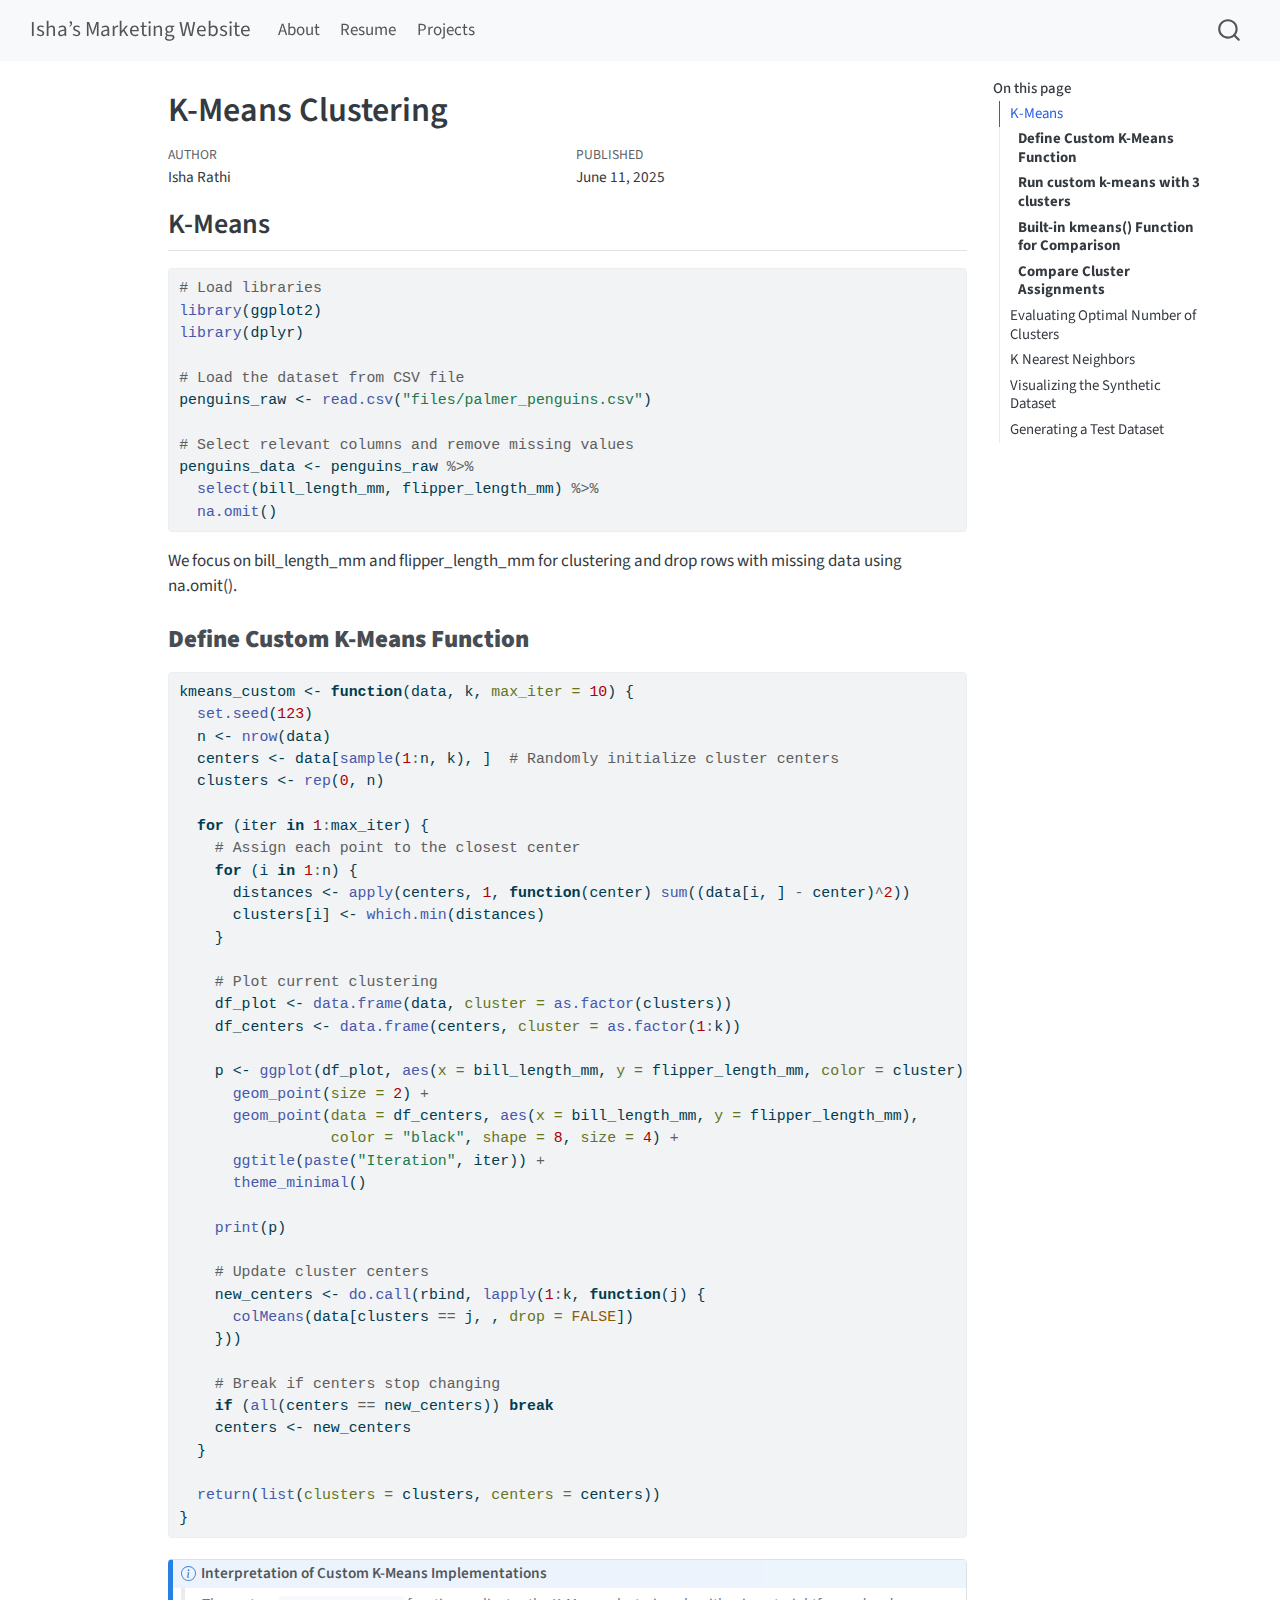
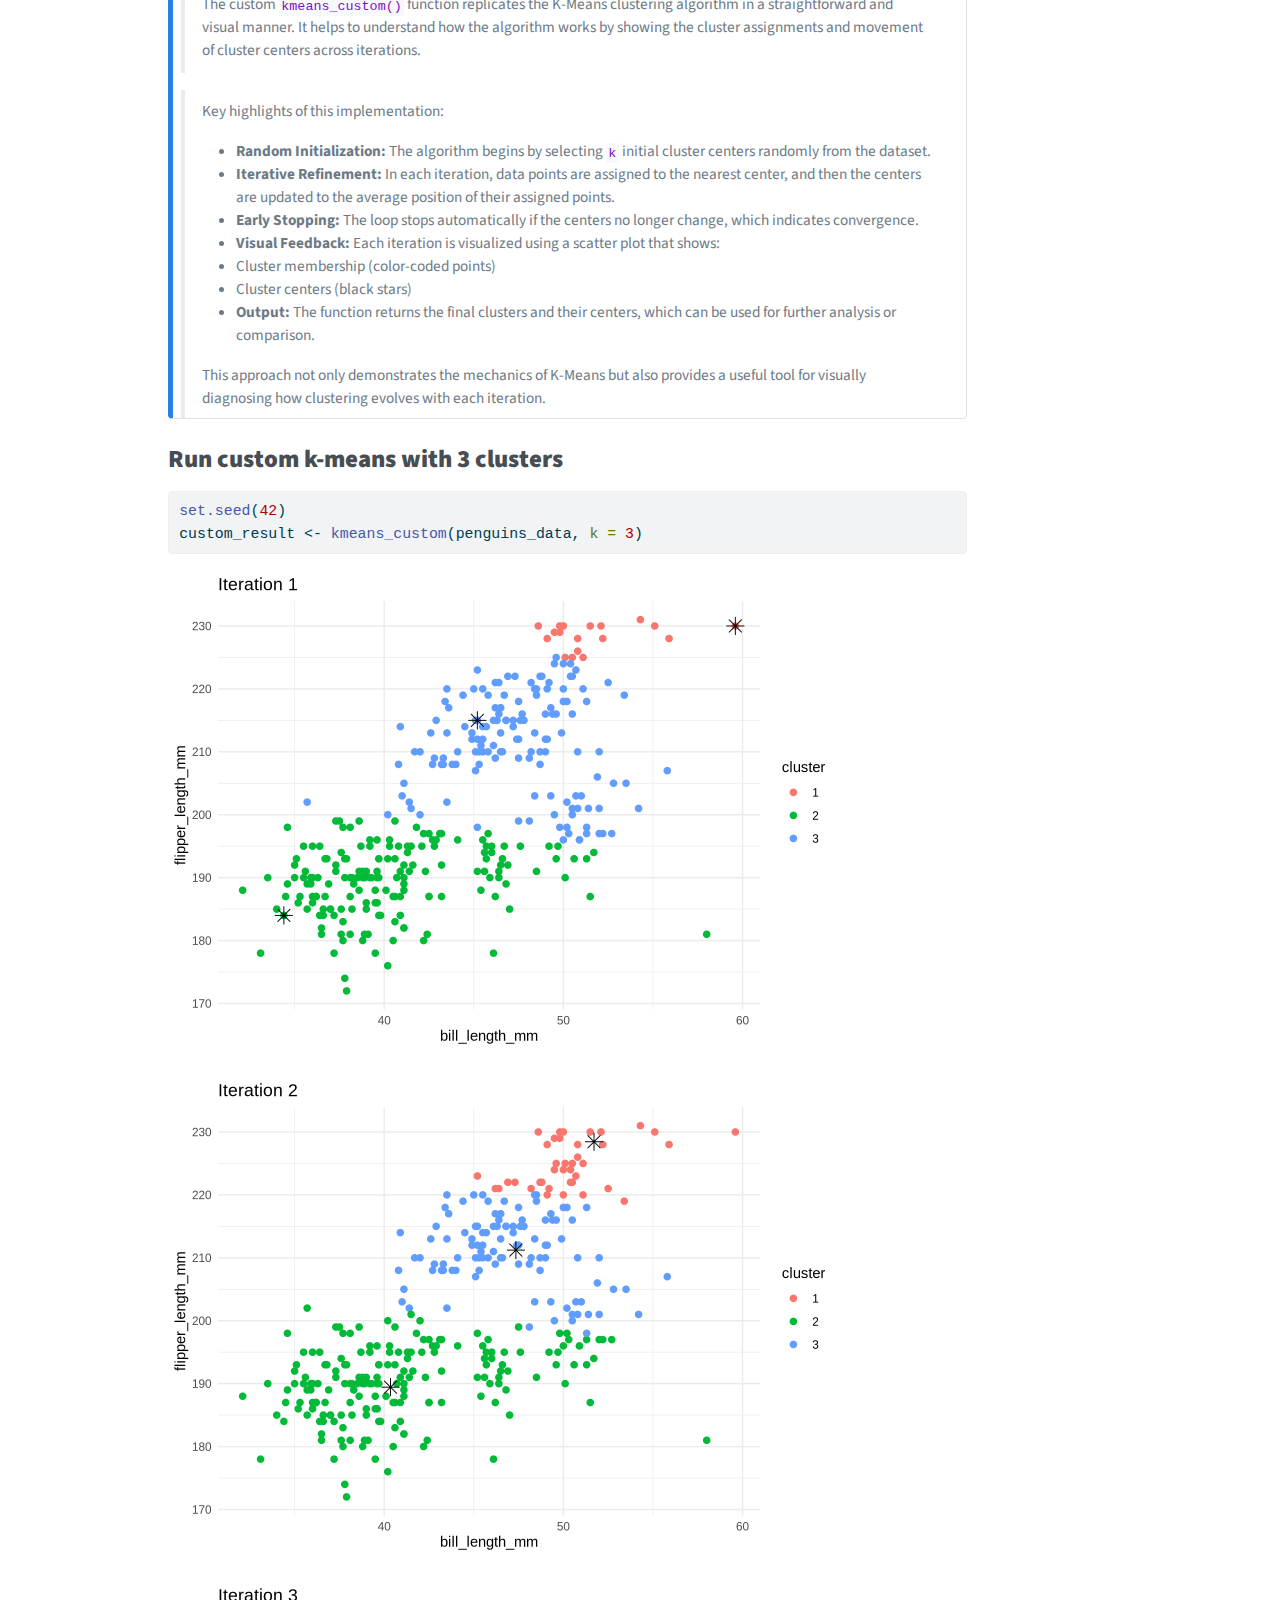
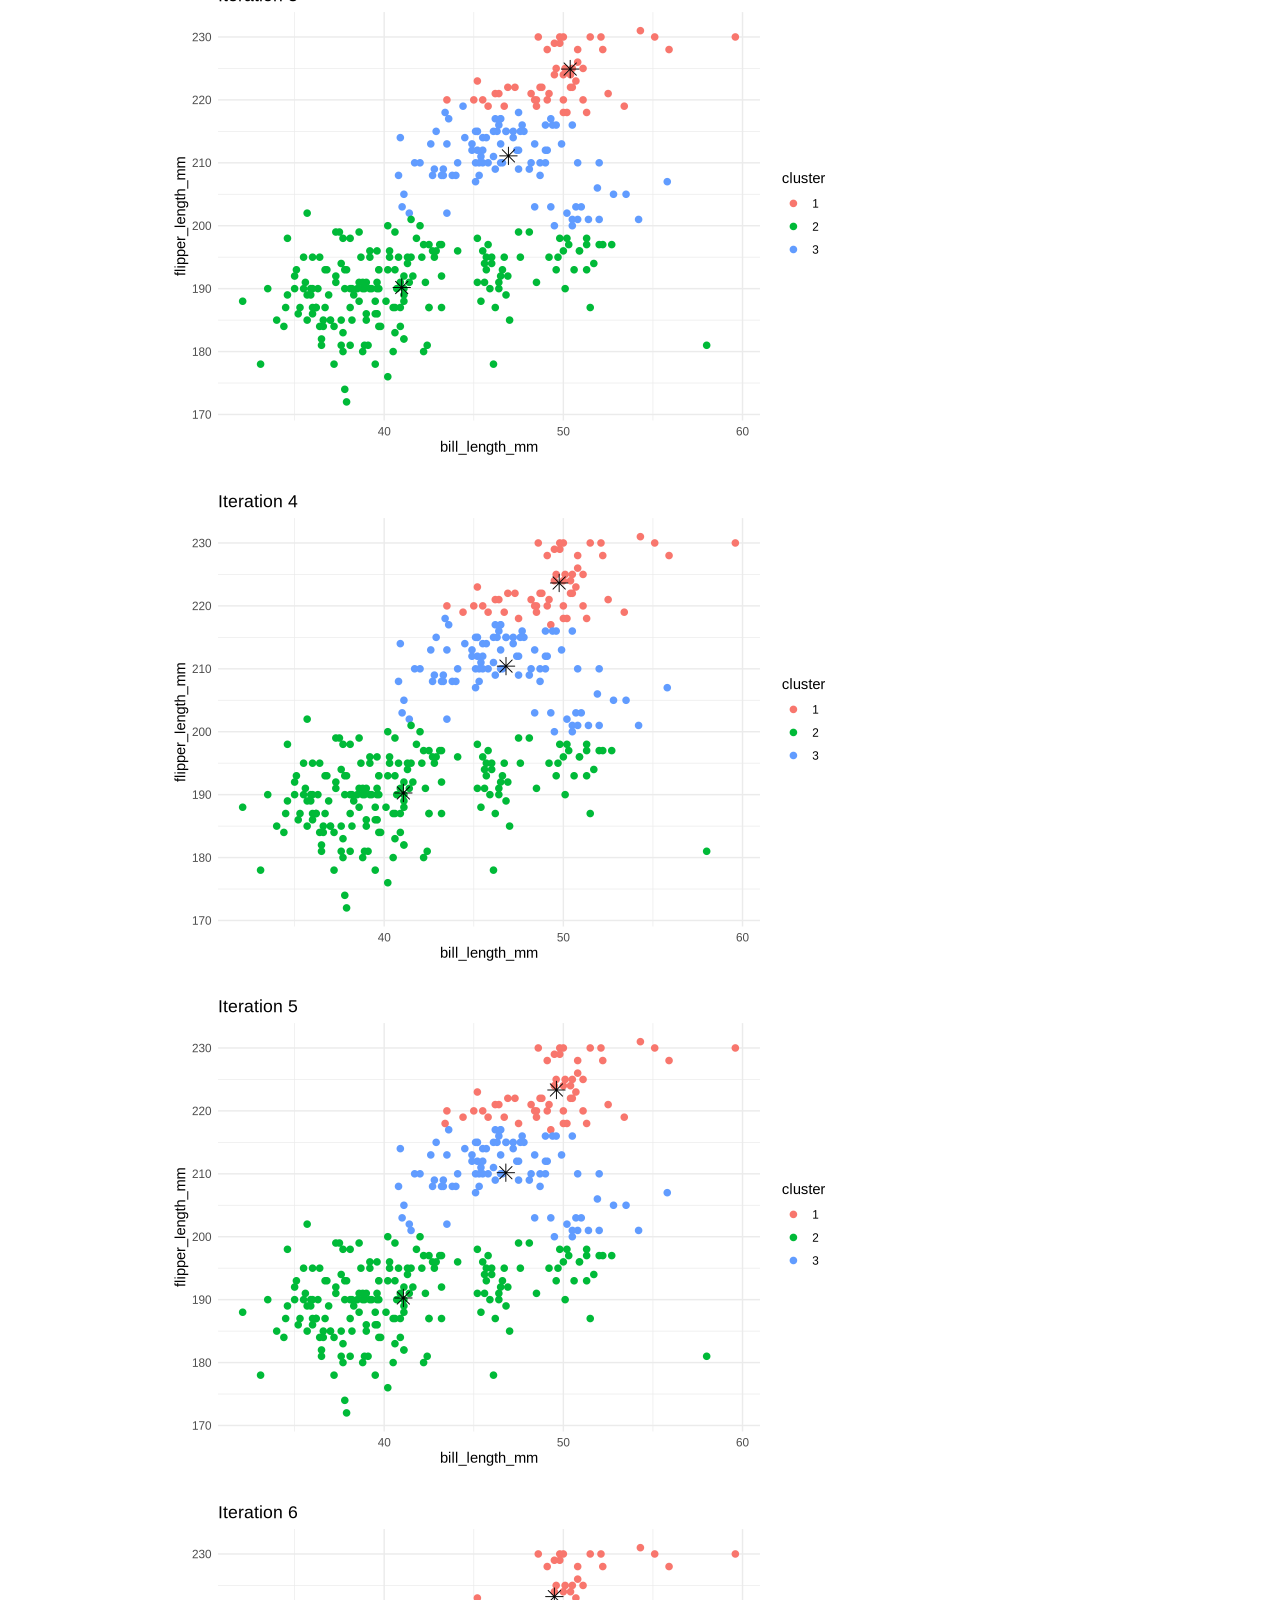
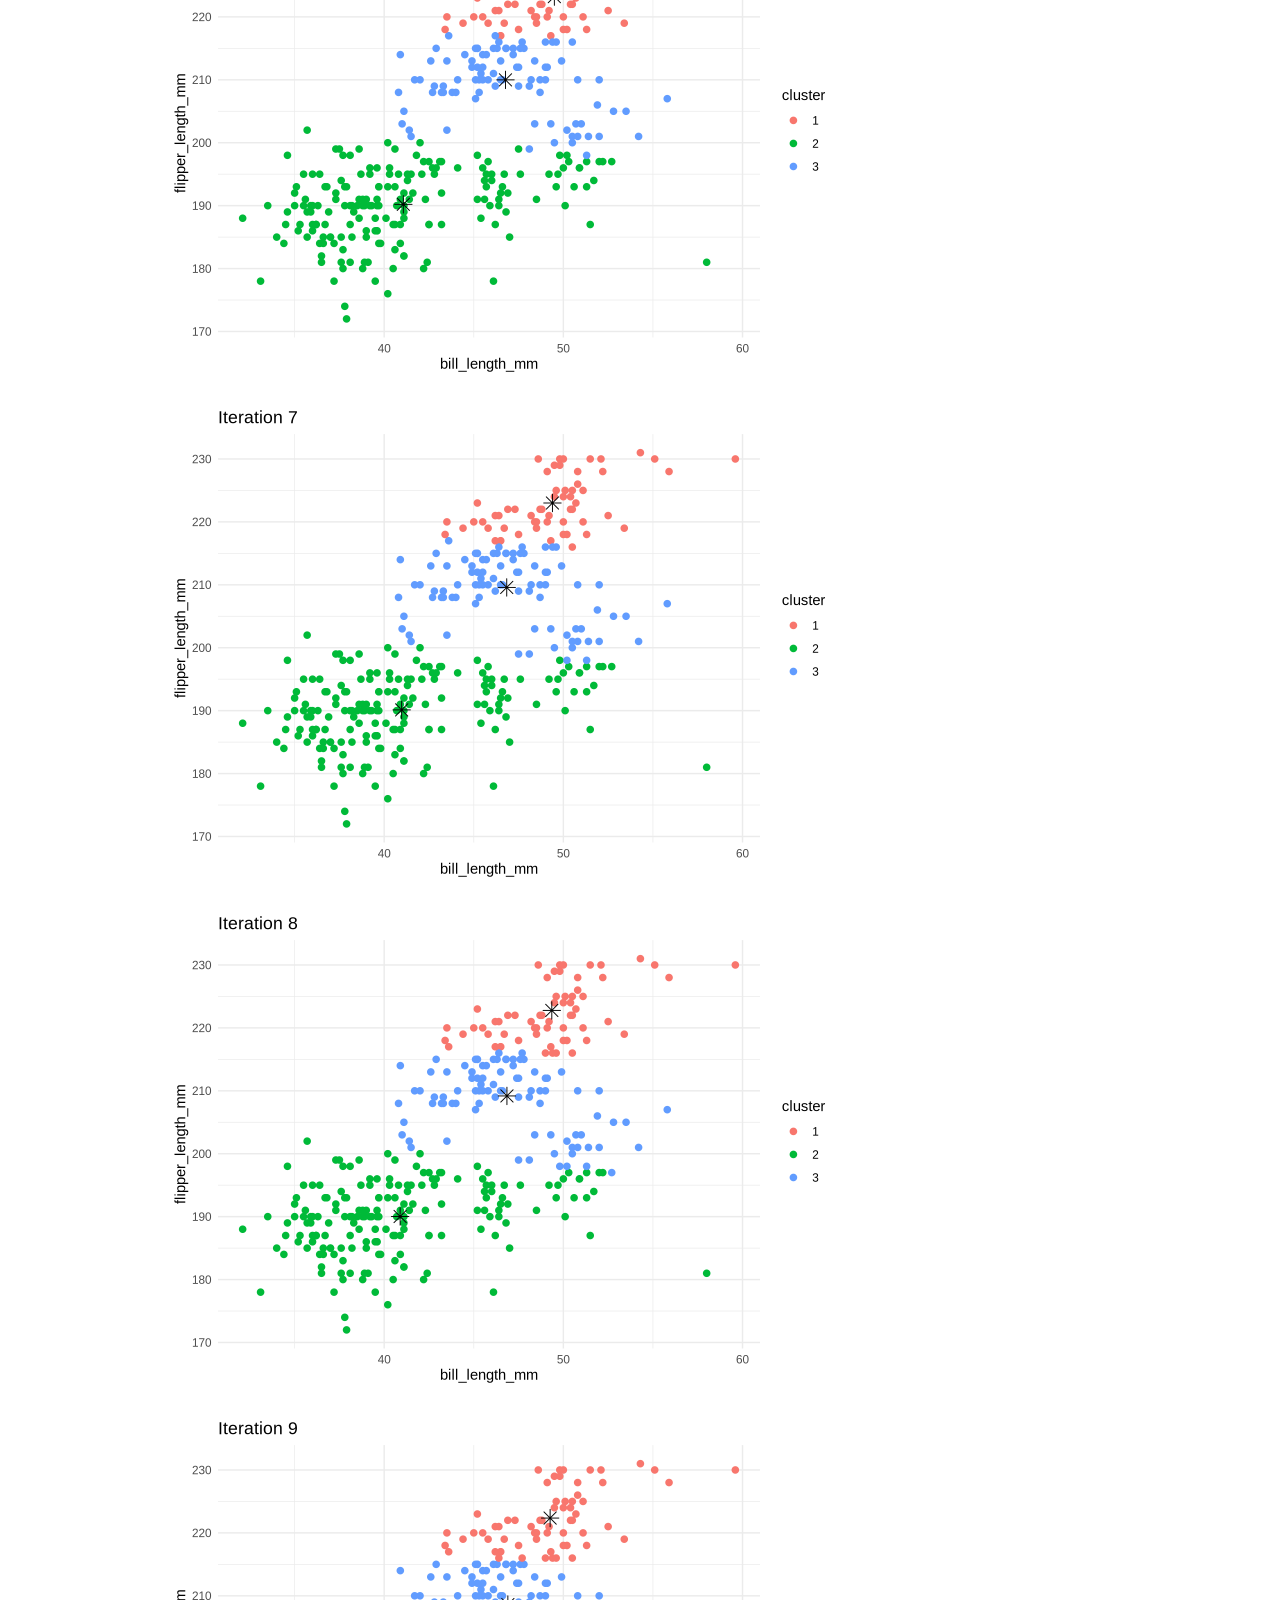
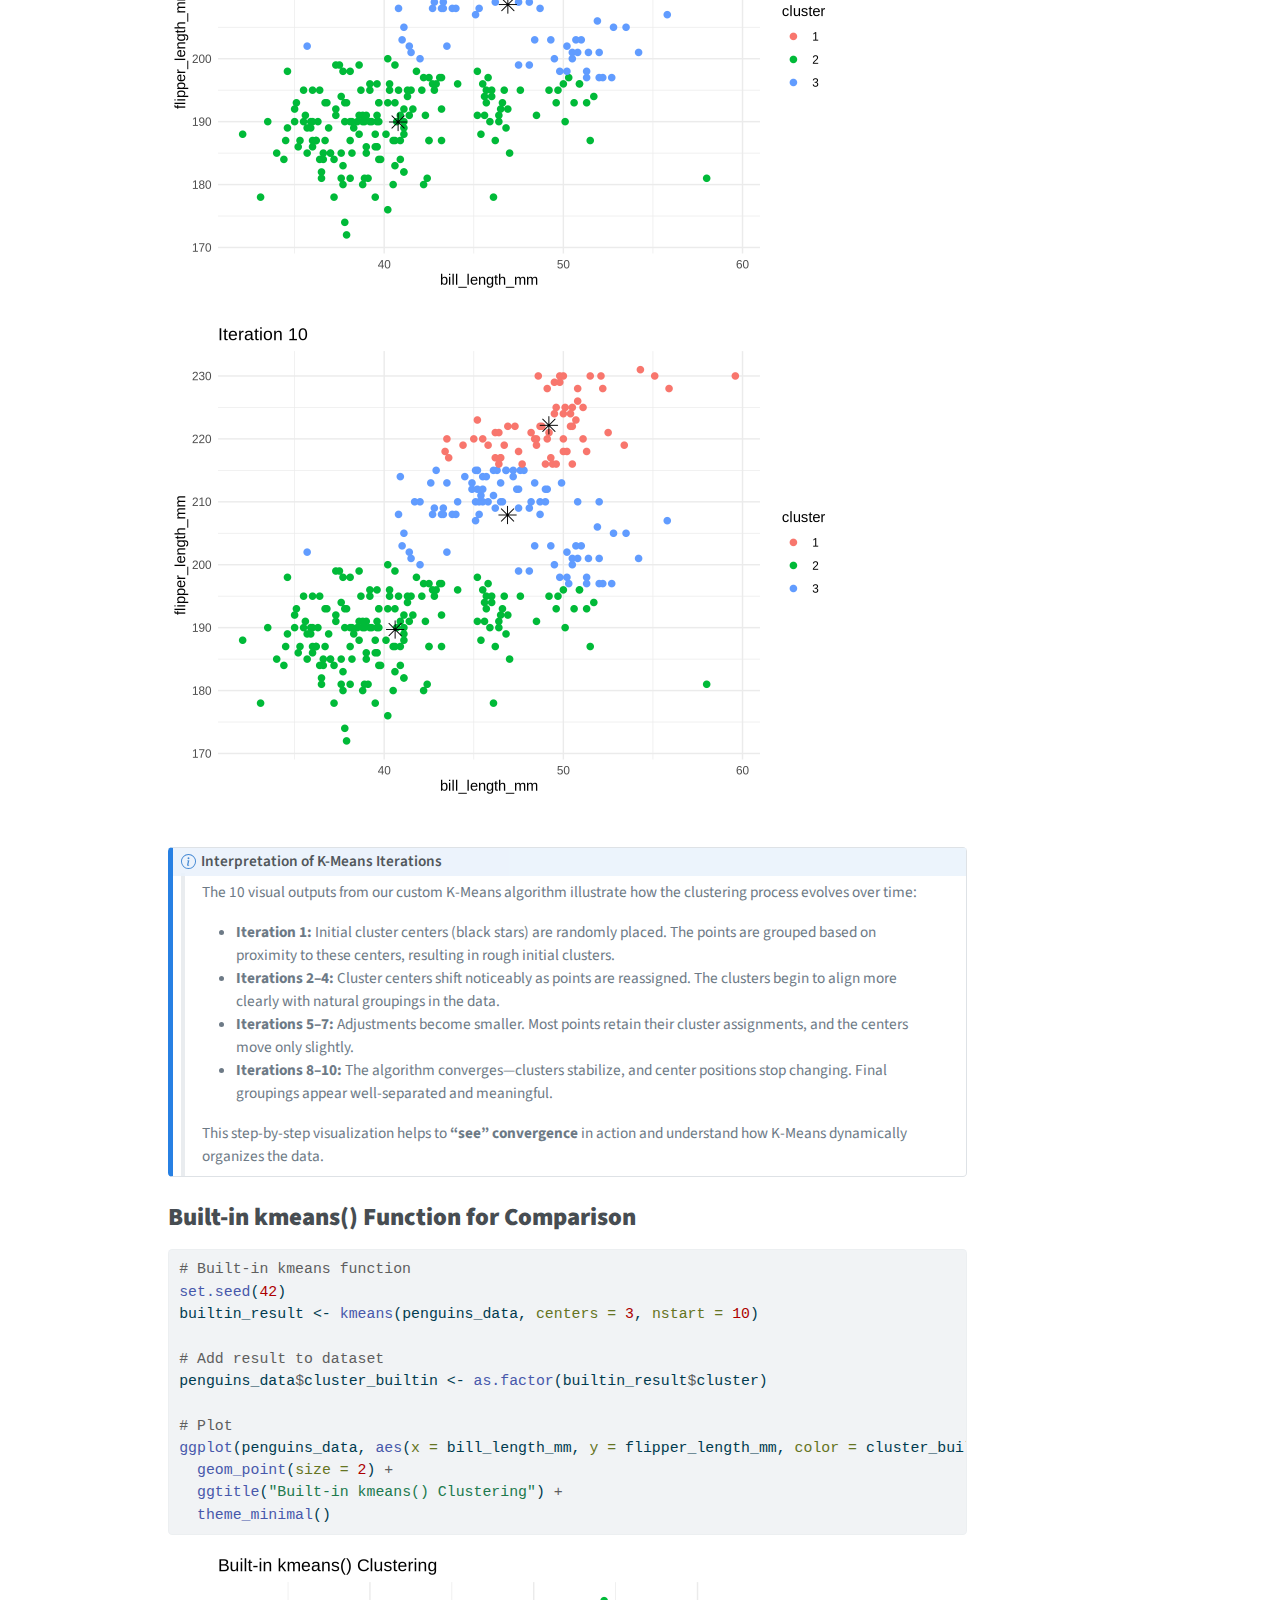
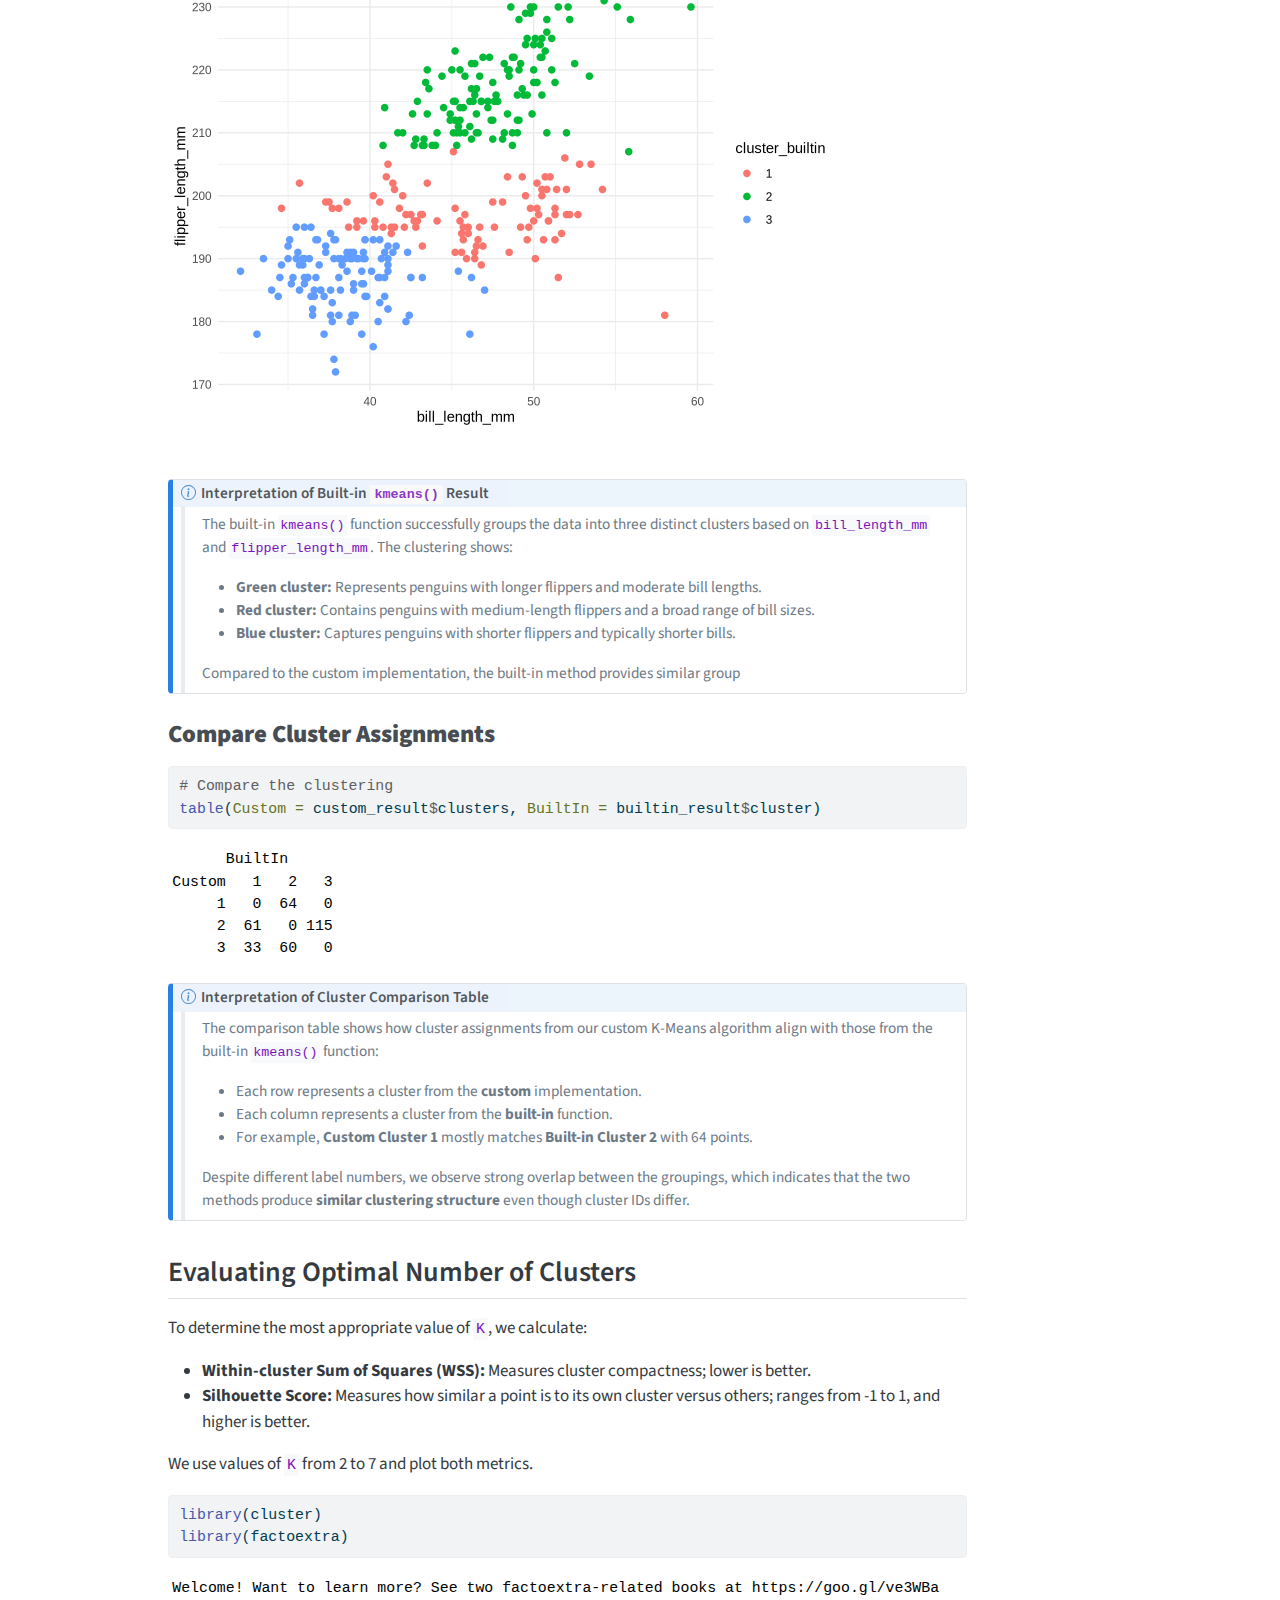
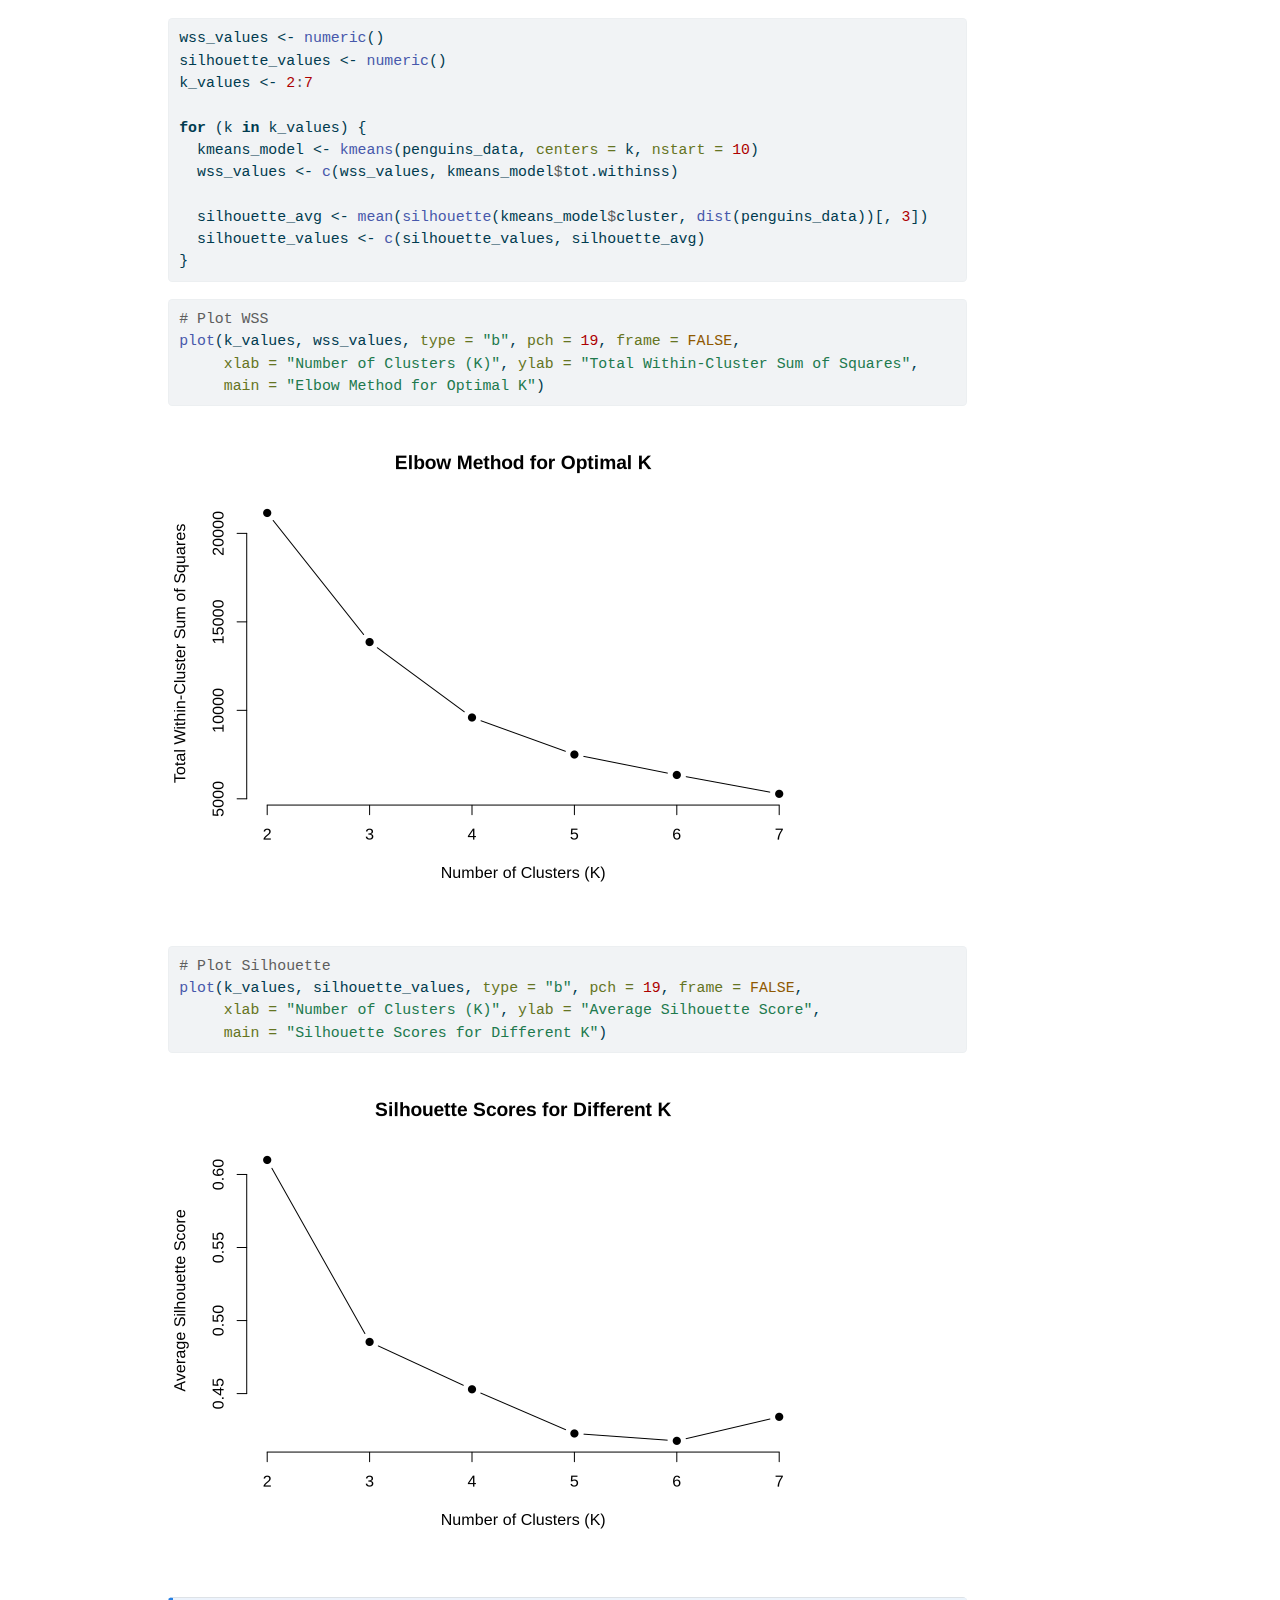
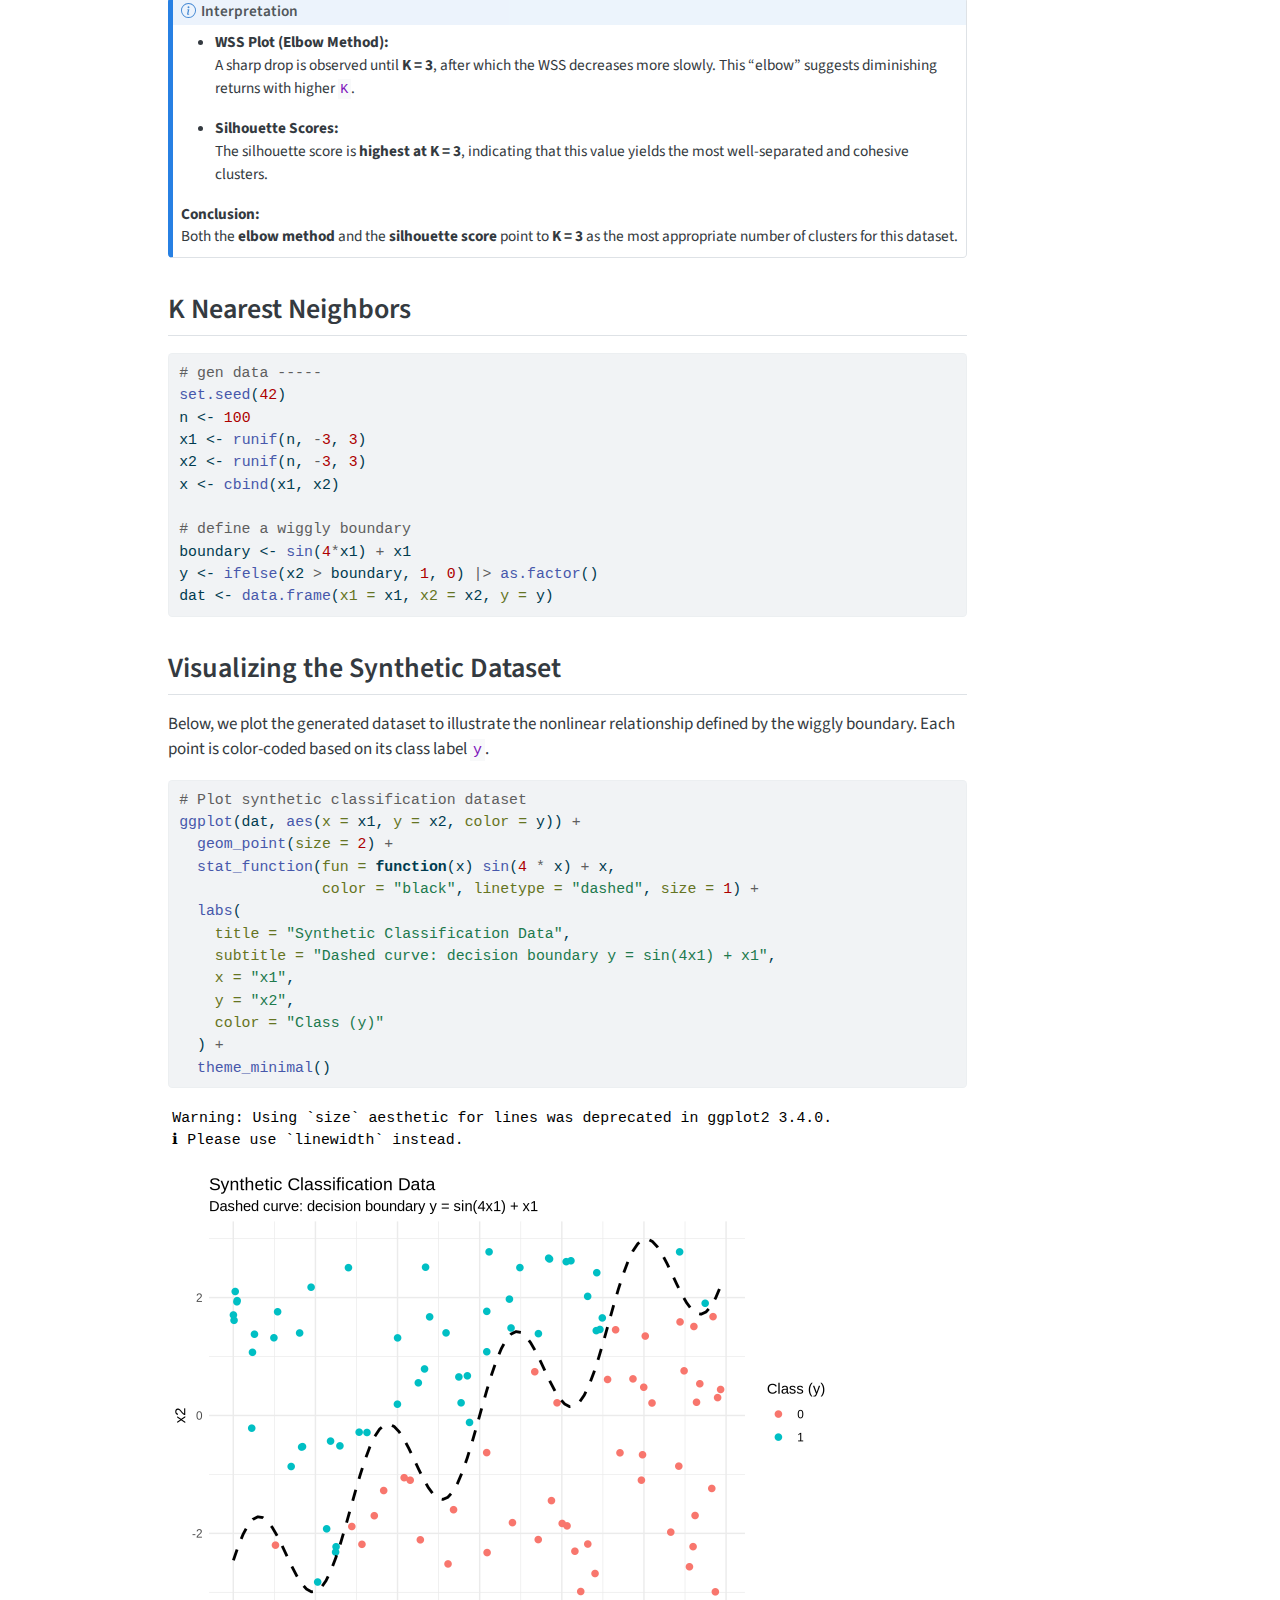
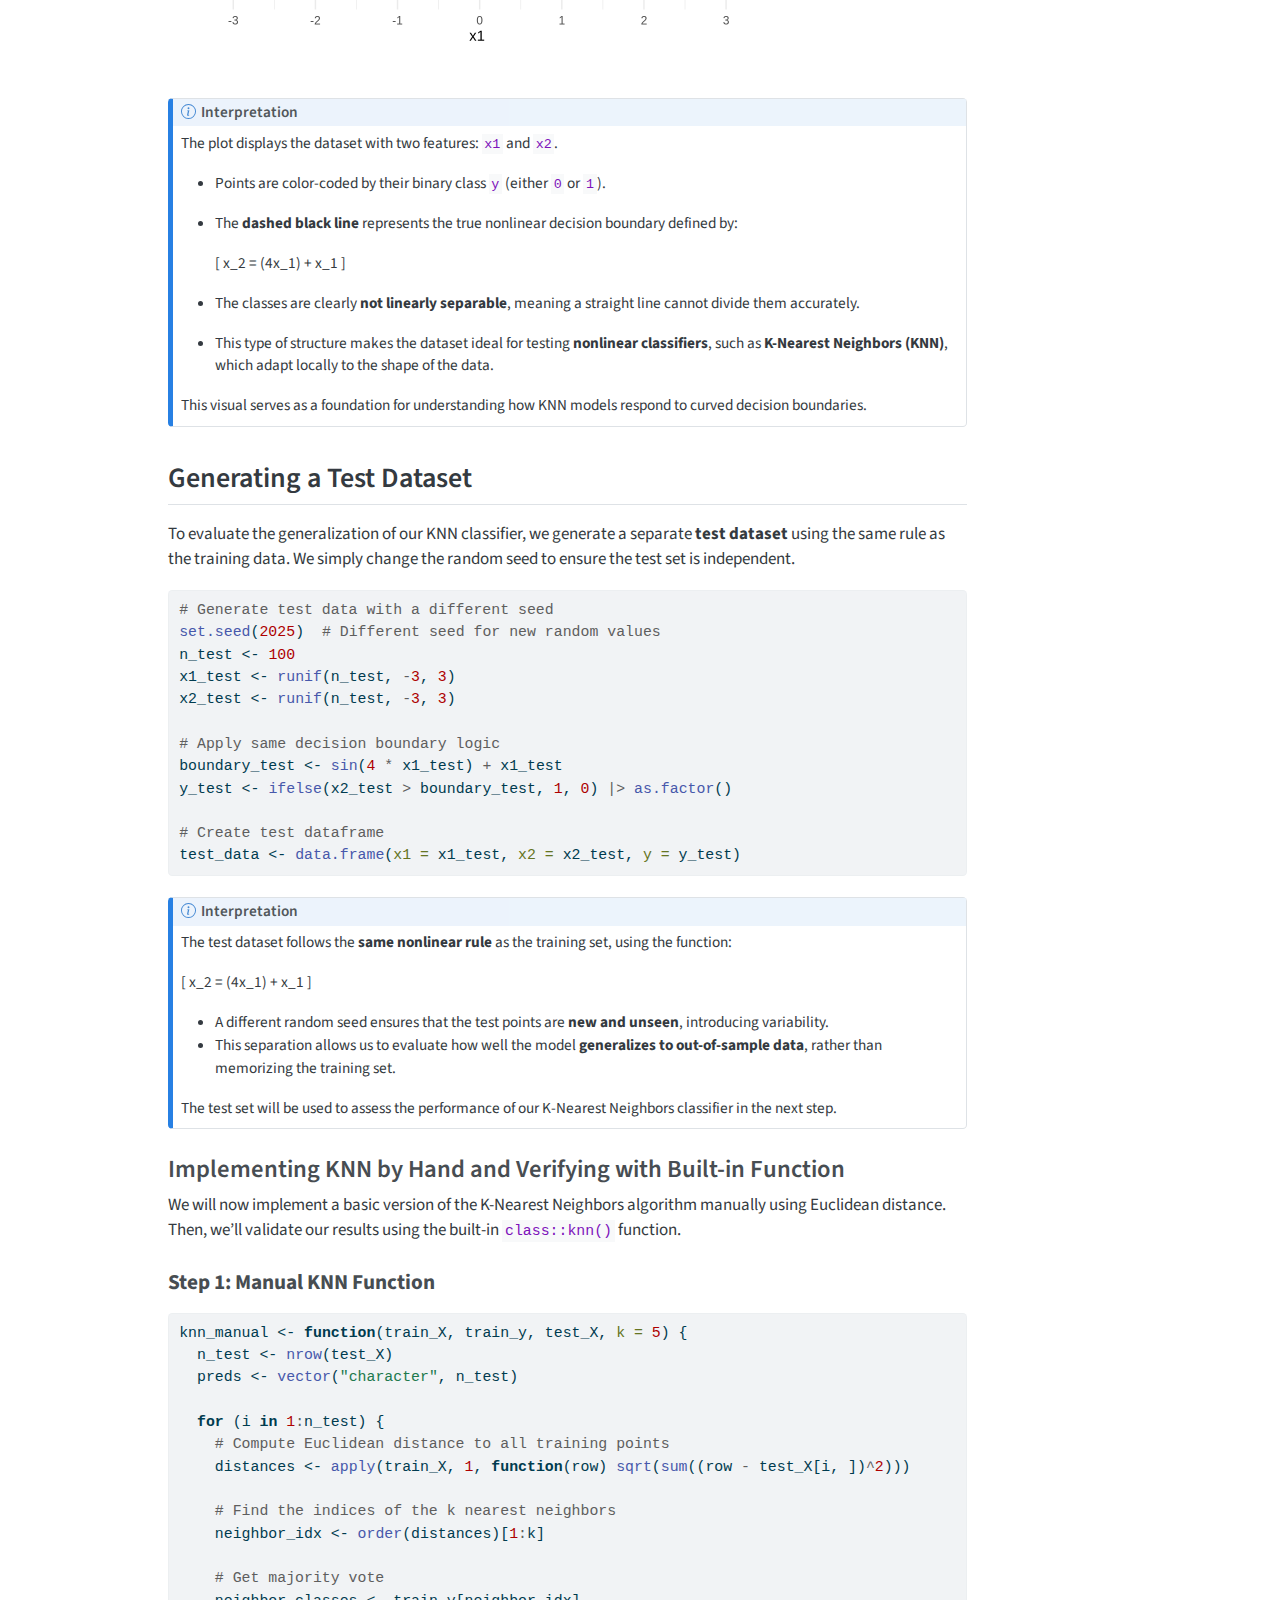
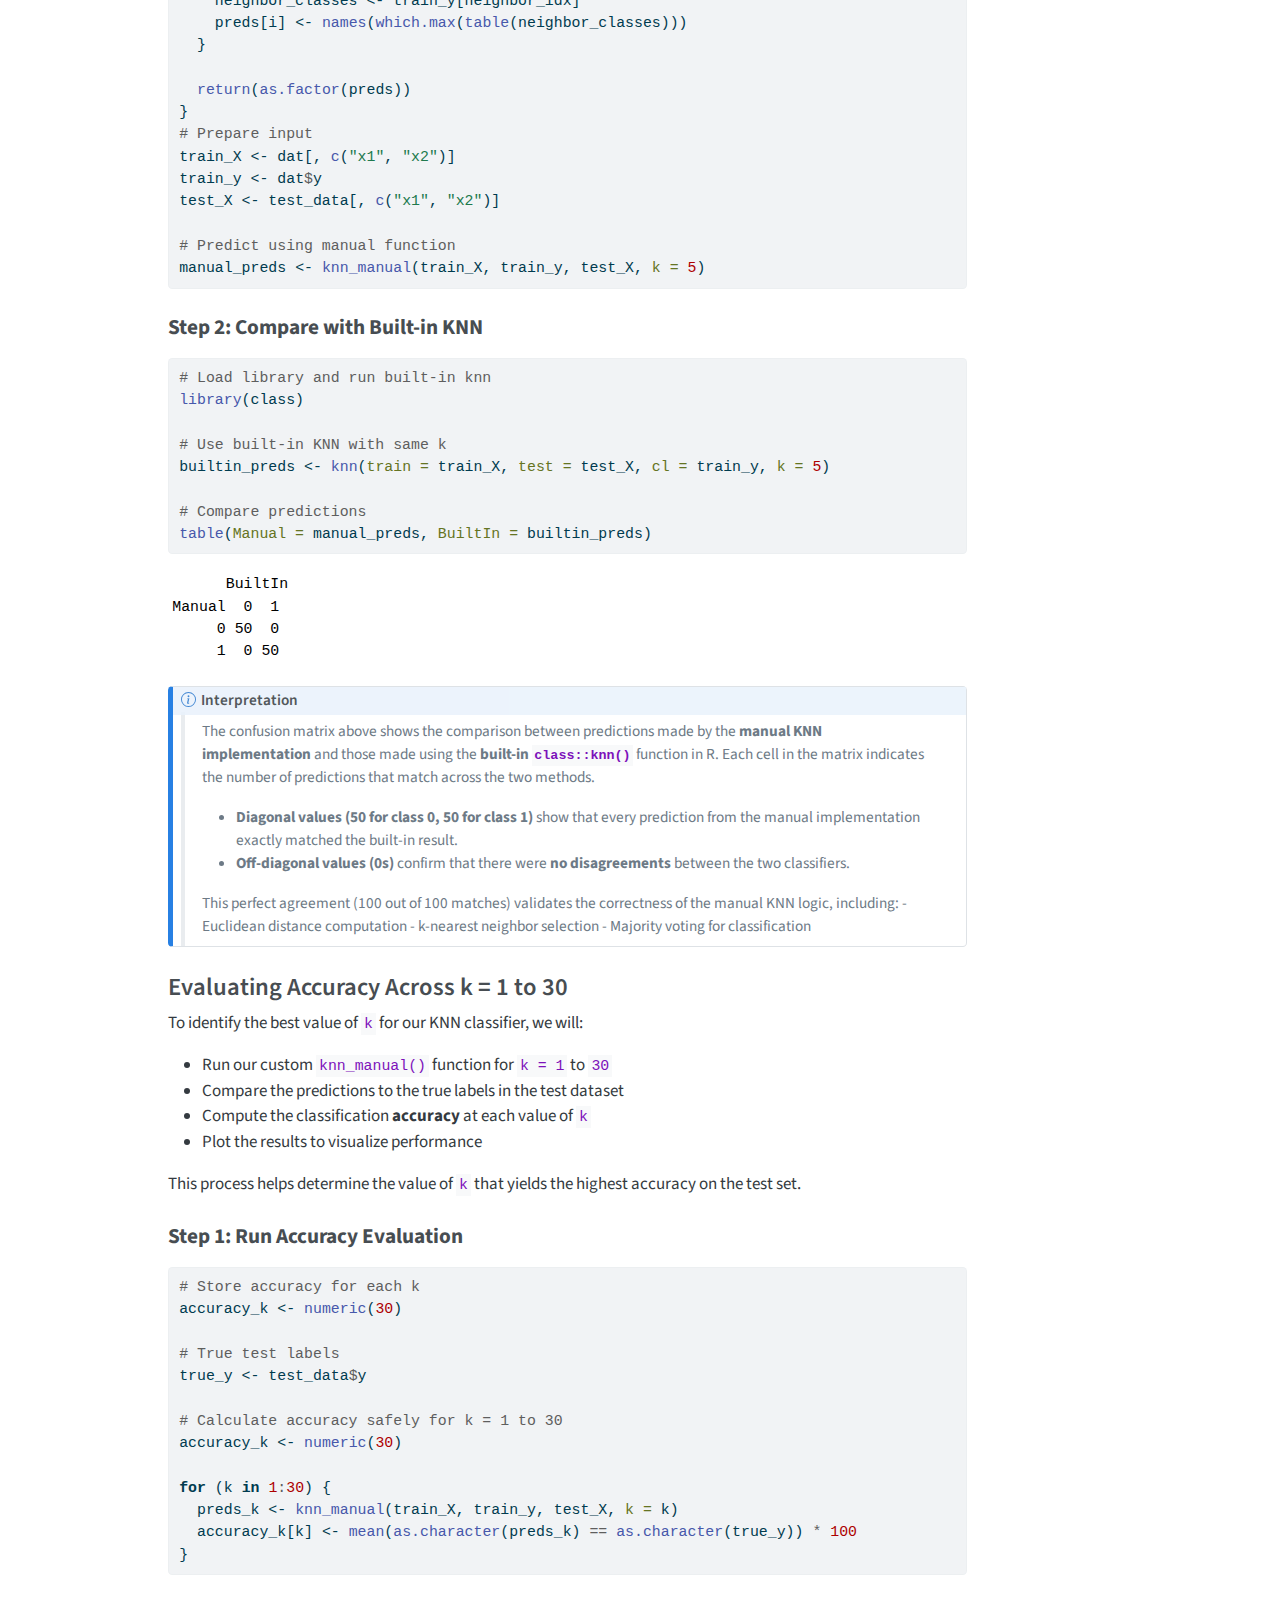
<file: docs/projects/project5/hw4_questions.html>
<!DOCTYPE html>
<html xmlns="http://www.w3.org/1999/xhtml" lang="en" xml:lang="en"><head>

<meta charset="utf-8">
<meta name="generator" content="quarto-1.5.55">

<meta name="viewport" content="width=device-width, initial-scale=1.0, user-scalable=yes">

<meta name="author" content="Isha Rathi">
<meta name="dcterms.date" content="2025-06-11">

<title>K-Means Clustering – Isha’s Marketing Website</title>
<style>
code{white-space: pre-wrap;}
span.smallcaps{font-variant: small-caps;}
div.columns{display: flex; gap: min(4vw, 1.5em);}
div.column{flex: auto; overflow-x: auto;}
div.hanging-indent{margin-left: 1.5em; text-indent: -1.5em;}
ul.task-list{list-style: none;}
ul.task-list li input[type="checkbox"] {
  width: 0.8em;
  margin: 0 0.8em 0.2em -1em; /* quarto-specific, see https://github.com/quarto-dev/quarto-cli/issues/4556 */ 
  vertical-align: middle;
}
/* CSS for syntax highlighting */
pre > code.sourceCode { white-space: pre; position: relative; }
pre > code.sourceCode > span { line-height: 1.25; }
pre > code.sourceCode > span:empty { height: 1.2em; }
.sourceCode { overflow: visible; }
code.sourceCode > span { color: inherit; text-decoration: inherit; }
div.sourceCode { margin: 1em 0; }
pre.sourceCode { margin: 0; }
@media screen {
div.sourceCode { overflow: auto; }
}
@media print {
pre > code.sourceCode { white-space: pre-wrap; }
pre > code.sourceCode > span { display: inline-block; text-indent: -5em; padding-left: 5em; }
}
pre.numberSource code
  { counter-reset: source-line 0; }
pre.numberSource code > span
  { position: relative; left: -4em; counter-increment: source-line; }
pre.numberSource code > span > a:first-child::before
  { content: counter(source-line);
    position: relative; left: -1em; text-align: right; vertical-align: baseline;
    border: none; display: inline-block;
    -webkit-touch-callout: none; -webkit-user-select: none;
    -khtml-user-select: none; -moz-user-select: none;
    -ms-user-select: none; user-select: none;
    padding: 0 4px; width: 4em;
  }
pre.numberSource { margin-left: 3em;  padding-left: 4px; }
div.sourceCode
  {   }
@media screen {
pre > code.sourceCode > span > a:first-child::before { text-decoration: underline; }
}
</style>


<script src="../../site_libs/quarto-nav/quarto-nav.js"></script>
<script src="../../site_libs/quarto-nav/headroom.min.js"></script>
<script src="../../site_libs/clipboard/clipboard.min.js"></script>
<script src="../../site_libs/quarto-search/autocomplete.umd.js"></script>
<script src="../../site_libs/quarto-search/fuse.min.js"></script>
<script src="../../site_libs/quarto-search/quarto-search.js"></script>
<meta name="quarto:offset" content="../../">
<script src="../../site_libs/quarto-html/quarto.js"></script>
<script src="../../site_libs/quarto-html/popper.min.js"></script>
<script src="../../site_libs/quarto-html/tippy.umd.min.js"></script>
<script src="../../site_libs/quarto-html/anchor.min.js"></script>
<link href="../../site_libs/quarto-html/tippy.css" rel="stylesheet">
<link href="../../site_libs/quarto-html/quarto-syntax-highlighting.css" rel="stylesheet" id="quarto-text-highlighting-styles">
<script src="../../site_libs/bootstrap/bootstrap.min.js"></script>
<link href="../../site_libs/bootstrap/bootstrap-icons.css" rel="stylesheet">
<link href="../../site_libs/bootstrap/bootstrap.min.css" rel="stylesheet" id="quarto-bootstrap" data-mode="light">
<script id="quarto-search-options" type="application/json">{
  "location": "navbar",
  "copy-button": false,
  "collapse-after": 3,
  "panel-placement": "end",
  "type": "overlay",
  "limit": 50,
  "keyboard-shortcut": [
    "f",
    "/",
    "s"
  ],
  "show-item-context": false,
  "language": {
    "search-no-results-text": "No results",
    "search-matching-documents-text": "matching documents",
    "search-copy-link-title": "Copy link to search",
    "search-hide-matches-text": "Hide additional matches",
    "search-more-match-text": "more match in this document",
    "search-more-matches-text": "more matches in this document",
    "search-clear-button-title": "Clear",
    "search-text-placeholder": "",
    "search-detached-cancel-button-title": "Cancel",
    "search-submit-button-title": "Submit",
    "search-label": "Search"
  }
}</script>


<link rel="stylesheet" href="../../styles.css">
</head>

<body class="nav-fixed">

<div id="quarto-search-results"></div>
  <header id="quarto-header" class="headroom fixed-top">
    <nav class="navbar navbar-expand-lg " data-bs-theme="dark">
      <div class="navbar-container container-fluid">
      <div class="navbar-brand-container mx-auto">
    <a class="navbar-brand" href="../../index.html">
    <span class="navbar-title">Isha’s Marketing Website</span>
    </a>
  </div>
            <div id="quarto-search" class="" title="Search"></div>
          <button class="navbar-toggler" type="button" data-bs-toggle="collapse" data-bs-target="#navbarCollapse" aria-controls="navbarCollapse" role="menu" aria-expanded="false" aria-label="Toggle navigation" onclick="if (window.quartoToggleHeadroom) { window.quartoToggleHeadroom(); }">
  <span class="navbar-toggler-icon"></span>
</button>
          <div class="collapse navbar-collapse" id="navbarCollapse">
            <ul class="navbar-nav navbar-nav-scroll me-auto">
  <li class="nav-item">
    <a class="nav-link" href="../../index.html"> 
<span class="menu-text">About</span></a>
  </li>  
  <li class="nav-item">
    <a class="nav-link" href="../../resume.html"> 
<span class="menu-text">Resume</span></a>
  </li>  
  <li class="nav-item">
    <a class="nav-link" href="../../projects.html"> 
<span class="menu-text">Projects</span></a>
  </li>  
</ul>
          </div> <!-- /navcollapse -->
            <div class="quarto-navbar-tools">
</div>
      </div> <!-- /container-fluid -->
    </nav>
</header>
<!-- content -->
<div id="quarto-content" class="quarto-container page-columns page-rows-contents page-layout-article page-navbar">
<!-- sidebar -->
<!-- margin-sidebar -->
    <div id="quarto-margin-sidebar" class="sidebar margin-sidebar">
        <nav id="TOC" role="doc-toc" class="toc-active">
    <h2 id="toc-title">On this page</h2>
   
  <ul>
  <li><a href="#k-means" id="toc-k-means" class="nav-link active" data-scroll-target="#k-means">K-Means</a>
  <ul class="collapse">
  <li><a href="#define-custom-k-means-function" id="toc-define-custom-k-means-function" class="nav-link" data-scroll-target="#define-custom-k-means-function"><strong>Define Custom K-Means Function</strong></a></li>
  <li><a href="#run-custom-k-means-with-3-clusters" id="toc-run-custom-k-means-with-3-clusters" class="nav-link" data-scroll-target="#run-custom-k-means-with-3-clusters"><strong>Run custom k-means with 3 clusters</strong></a></li>
  <li><a href="#built-in-kmeans-function-for-comparison" id="toc-built-in-kmeans-function-for-comparison" class="nav-link" data-scroll-target="#built-in-kmeans-function-for-comparison"><strong>Built-in kmeans() Function for Comparison</strong></a></li>
  <li><a href="#compare-cluster-assignments" id="toc-compare-cluster-assignments" class="nav-link" data-scroll-target="#compare-cluster-assignments"><strong>Compare Cluster Assignments</strong></a></li>
  </ul></li>
  <li><a href="#evaluating-optimal-number-of-clusters" id="toc-evaluating-optimal-number-of-clusters" class="nav-link" data-scroll-target="#evaluating-optimal-number-of-clusters">Evaluating Optimal Number of Clusters</a></li>
  <li><a href="#k-nearest-neighbors" id="toc-k-nearest-neighbors" class="nav-link" data-scroll-target="#k-nearest-neighbors">K Nearest Neighbors</a></li>
  <li><a href="#visualizing-the-synthetic-dataset" id="toc-visualizing-the-synthetic-dataset" class="nav-link" data-scroll-target="#visualizing-the-synthetic-dataset">Visualizing the Synthetic Dataset</a></li>
  <li><a href="#generating-a-test-dataset" id="toc-generating-a-test-dataset" class="nav-link" data-scroll-target="#generating-a-test-dataset">Generating a Test Dataset</a>
  <ul class="collapse">
  <li><a href="#implementing-knn-by-hand-and-verifying-with-built-in-function" id="toc-implementing-knn-by-hand-and-verifying-with-built-in-function" class="nav-link" data-scroll-target="#implementing-knn-by-hand-and-verifying-with-built-in-function">Implementing KNN by Hand and Verifying with Built-in Function</a></li>
  <li><a href="#evaluating-accuracy-across-k-1-to-30" id="toc-evaluating-accuracy-across-k-1-to-30" class="nav-link" data-scroll-target="#evaluating-accuracy-across-k-1-to-30">Evaluating Accuracy Across k = 1 to 30</a></li>
  </ul></li>
  </ul>
</nav>
    </div>
<!-- main -->
<main class="content" id="quarto-document-content">

<header id="title-block-header" class="quarto-title-block default">
<div class="quarto-title">
<h1 class="title">K-Means Clustering</h1>
</div>



<div class="quarto-title-meta">

    <div>
    <div class="quarto-title-meta-heading">Author</div>
    <div class="quarto-title-meta-contents">
             <p>Isha Rathi </p>
          </div>
  </div>
    
    <div>
    <div class="quarto-title-meta-heading">Published</div>
    <div class="quarto-title-meta-contents">
      <p class="date">June 11, 2025</p>
    </div>
  </div>
  
    
  </div>
  


</header>


<section id="k-means" class="level2">
<h2 class="anchored" data-anchor-id="k-means">K-Means</h2>
<div class="cell">
<div class="sourceCode cell-code" id="cb1"><pre class="sourceCode r code-with-copy"><code class="sourceCode r"><span id="cb1-1"><a href="#cb1-1" aria-hidden="true" tabindex="-1"></a><span class="co"># Load libraries</span></span>
<span id="cb1-2"><a href="#cb1-2" aria-hidden="true" tabindex="-1"></a><span class="fu">library</span>(ggplot2)</span>
<span id="cb1-3"><a href="#cb1-3" aria-hidden="true" tabindex="-1"></a><span class="fu">library</span>(dplyr)</span>
<span id="cb1-4"><a href="#cb1-4" aria-hidden="true" tabindex="-1"></a></span>
<span id="cb1-5"><a href="#cb1-5" aria-hidden="true" tabindex="-1"></a><span class="co"># Load the dataset from CSV file</span></span>
<span id="cb1-6"><a href="#cb1-6" aria-hidden="true" tabindex="-1"></a>penguins_raw <span class="ot">&lt;-</span> <span class="fu">read.csv</span>(<span class="st">"files/palmer_penguins.csv"</span>)</span>
<span id="cb1-7"><a href="#cb1-7" aria-hidden="true" tabindex="-1"></a></span>
<span id="cb1-8"><a href="#cb1-8" aria-hidden="true" tabindex="-1"></a><span class="co"># Select relevant columns and remove missing values</span></span>
<span id="cb1-9"><a href="#cb1-9" aria-hidden="true" tabindex="-1"></a>penguins_data <span class="ot">&lt;-</span> penguins_raw <span class="sc">%&gt;%</span></span>
<span id="cb1-10"><a href="#cb1-10" aria-hidden="true" tabindex="-1"></a>  <span class="fu">select</span>(bill_length_mm, flipper_length_mm) <span class="sc">%&gt;%</span></span>
<span id="cb1-11"><a href="#cb1-11" aria-hidden="true" tabindex="-1"></a>  <span class="fu">na.omit</span>()</span></code><button title="Copy to Clipboard" class="code-copy-button"><i class="bi"></i></button></pre></div>
</div>
<p>We focus on bill_length_mm and flipper_length_mm for clustering and drop rows with missing data using na.omit().</p>
<section id="define-custom-k-means-function" class="level3">
<h3 class="anchored" data-anchor-id="define-custom-k-means-function"><strong>Define Custom K-Means Function</strong></h3>
<div class="cell">
<div class="sourceCode cell-code" id="cb2"><pre class="sourceCode r code-with-copy"><code class="sourceCode r"><span id="cb2-1"><a href="#cb2-1" aria-hidden="true" tabindex="-1"></a>kmeans_custom <span class="ot">&lt;-</span> <span class="cf">function</span>(data, k, <span class="at">max_iter =</span> <span class="dv">10</span>) {</span>
<span id="cb2-2"><a href="#cb2-2" aria-hidden="true" tabindex="-1"></a>  <span class="fu">set.seed</span>(<span class="dv">123</span>)</span>
<span id="cb2-3"><a href="#cb2-3" aria-hidden="true" tabindex="-1"></a>  n <span class="ot">&lt;-</span> <span class="fu">nrow</span>(data)</span>
<span id="cb2-4"><a href="#cb2-4" aria-hidden="true" tabindex="-1"></a>  centers <span class="ot">&lt;-</span> data[<span class="fu">sample</span>(<span class="dv">1</span><span class="sc">:</span>n, k), ]  <span class="co"># Randomly initialize cluster centers</span></span>
<span id="cb2-5"><a href="#cb2-5" aria-hidden="true" tabindex="-1"></a>  clusters <span class="ot">&lt;-</span> <span class="fu">rep</span>(<span class="dv">0</span>, n)</span>
<span id="cb2-6"><a href="#cb2-6" aria-hidden="true" tabindex="-1"></a>  </span>
<span id="cb2-7"><a href="#cb2-7" aria-hidden="true" tabindex="-1"></a>  <span class="cf">for</span> (iter <span class="cf">in</span> <span class="dv">1</span><span class="sc">:</span>max_iter) {</span>
<span id="cb2-8"><a href="#cb2-8" aria-hidden="true" tabindex="-1"></a>    <span class="co"># Assign each point to the closest center</span></span>
<span id="cb2-9"><a href="#cb2-9" aria-hidden="true" tabindex="-1"></a>    <span class="cf">for</span> (i <span class="cf">in</span> <span class="dv">1</span><span class="sc">:</span>n) {</span>
<span id="cb2-10"><a href="#cb2-10" aria-hidden="true" tabindex="-1"></a>      distances <span class="ot">&lt;-</span> <span class="fu">apply</span>(centers, <span class="dv">1</span>, <span class="cf">function</span>(center) <span class="fu">sum</span>((data[i, ] <span class="sc">-</span> center)<span class="sc">^</span><span class="dv">2</span>))</span>
<span id="cb2-11"><a href="#cb2-11" aria-hidden="true" tabindex="-1"></a>      clusters[i] <span class="ot">&lt;-</span> <span class="fu">which.min</span>(distances)</span>
<span id="cb2-12"><a href="#cb2-12" aria-hidden="true" tabindex="-1"></a>    }</span>
<span id="cb2-13"><a href="#cb2-13" aria-hidden="true" tabindex="-1"></a></span>
<span id="cb2-14"><a href="#cb2-14" aria-hidden="true" tabindex="-1"></a>    <span class="co"># Plot current clustering</span></span>
<span id="cb2-15"><a href="#cb2-15" aria-hidden="true" tabindex="-1"></a>    df_plot <span class="ot">&lt;-</span> <span class="fu">data.frame</span>(data, <span class="at">cluster =</span> <span class="fu">as.factor</span>(clusters))</span>
<span id="cb2-16"><a href="#cb2-16" aria-hidden="true" tabindex="-1"></a>    df_centers <span class="ot">&lt;-</span> <span class="fu">data.frame</span>(centers, <span class="at">cluster =</span> <span class="fu">as.factor</span>(<span class="dv">1</span><span class="sc">:</span>k))</span>
<span id="cb2-17"><a href="#cb2-17" aria-hidden="true" tabindex="-1"></a></span>
<span id="cb2-18"><a href="#cb2-18" aria-hidden="true" tabindex="-1"></a>    p <span class="ot">&lt;-</span> <span class="fu">ggplot</span>(df_plot, <span class="fu">aes</span>(<span class="at">x =</span> bill_length_mm, <span class="at">y =</span> flipper_length_mm, <span class="at">color =</span> cluster)) <span class="sc">+</span></span>
<span id="cb2-19"><a href="#cb2-19" aria-hidden="true" tabindex="-1"></a>      <span class="fu">geom_point</span>(<span class="at">size =</span> <span class="dv">2</span>) <span class="sc">+</span></span>
<span id="cb2-20"><a href="#cb2-20" aria-hidden="true" tabindex="-1"></a>      <span class="fu">geom_point</span>(<span class="at">data =</span> df_centers, <span class="fu">aes</span>(<span class="at">x =</span> bill_length_mm, <span class="at">y =</span> flipper_length_mm), </span>
<span id="cb2-21"><a href="#cb2-21" aria-hidden="true" tabindex="-1"></a>                 <span class="at">color =</span> <span class="st">"black"</span>, <span class="at">shape =</span> <span class="dv">8</span>, <span class="at">size =</span> <span class="dv">4</span>) <span class="sc">+</span></span>
<span id="cb2-22"><a href="#cb2-22" aria-hidden="true" tabindex="-1"></a>      <span class="fu">ggtitle</span>(<span class="fu">paste</span>(<span class="st">"Iteration"</span>, iter)) <span class="sc">+</span></span>
<span id="cb2-23"><a href="#cb2-23" aria-hidden="true" tabindex="-1"></a>      <span class="fu">theme_minimal</span>()</span>
<span id="cb2-24"><a href="#cb2-24" aria-hidden="true" tabindex="-1"></a></span>
<span id="cb2-25"><a href="#cb2-25" aria-hidden="true" tabindex="-1"></a>    <span class="fu">print</span>(p)</span>
<span id="cb2-26"><a href="#cb2-26" aria-hidden="true" tabindex="-1"></a></span>
<span id="cb2-27"><a href="#cb2-27" aria-hidden="true" tabindex="-1"></a>    <span class="co"># Update cluster centers</span></span>
<span id="cb2-28"><a href="#cb2-28" aria-hidden="true" tabindex="-1"></a>    new_centers <span class="ot">&lt;-</span> <span class="fu">do.call</span>(rbind, <span class="fu">lapply</span>(<span class="dv">1</span><span class="sc">:</span>k, <span class="cf">function</span>(j) {</span>
<span id="cb2-29"><a href="#cb2-29" aria-hidden="true" tabindex="-1"></a>      <span class="fu">colMeans</span>(data[clusters <span class="sc">==</span> j, , <span class="at">drop =</span> <span class="cn">FALSE</span>])</span>
<span id="cb2-30"><a href="#cb2-30" aria-hidden="true" tabindex="-1"></a>    }))</span>
<span id="cb2-31"><a href="#cb2-31" aria-hidden="true" tabindex="-1"></a></span>
<span id="cb2-32"><a href="#cb2-32" aria-hidden="true" tabindex="-1"></a>    <span class="co"># Break if centers stop changing</span></span>
<span id="cb2-33"><a href="#cb2-33" aria-hidden="true" tabindex="-1"></a>    <span class="cf">if</span> (<span class="fu">all</span>(centers <span class="sc">==</span> new_centers)) <span class="cf">break</span></span>
<span id="cb2-34"><a href="#cb2-34" aria-hidden="true" tabindex="-1"></a>    centers <span class="ot">&lt;-</span> new_centers</span>
<span id="cb2-35"><a href="#cb2-35" aria-hidden="true" tabindex="-1"></a>  }</span>
<span id="cb2-36"><a href="#cb2-36" aria-hidden="true" tabindex="-1"></a>  </span>
<span id="cb2-37"><a href="#cb2-37" aria-hidden="true" tabindex="-1"></a>  <span class="fu">return</span>(<span class="fu">list</span>(<span class="at">clusters =</span> clusters, <span class="at">centers =</span> centers))</span>
<span id="cb2-38"><a href="#cb2-38" aria-hidden="true" tabindex="-1"></a>}</span></code><button title="Copy to Clipboard" class="code-copy-button"><i class="bi"></i></button></pre></div>
</div>
<div class="callout callout-style-default callout-note callout-titled" title="Interpretation of Custom K-Means Implementations">
<div class="callout-header d-flex align-content-center">
<div class="callout-icon-container">
<i class="callout-icon"></i>
</div>
<div class="callout-title-container flex-fill">
Interpretation of Custom K-Means Implementations
</div>
</div>
<div class="callout-body-container callout-body">
<blockquote class="blockquote">
<p>The custom <code>kmeans_custom()</code> function replicates the K-Means clustering algorithm in a straightforward and visual manner. It helps to understand how the algorithm works by showing the cluster assignments and movement of cluster centers across iterations.</p>
</blockquote>
<blockquote class="blockquote">
<p>Key highlights of this implementation:</p>
<ul>
<li><strong>Random Initialization:</strong> The algorithm begins by selecting <code>k</code> initial cluster centers randomly from the dataset.</li>
<li><strong>Iterative Refinement:</strong> In each iteration, data points are assigned to the nearest center, and then the centers are updated to the average position of their assigned points.</li>
<li><strong>Early Stopping:</strong> The loop stops automatically if the centers no longer change, which indicates convergence.</li>
<li><strong>Visual Feedback:</strong> Each iteration is visualized using a scatter plot that shows:</li>
<li>Cluster membership (color-coded points)</li>
<li>Cluster centers (black stars)</li>
<li><strong>Output:</strong> The function returns the final clusters and their centers, which can be used for further analysis or comparison.</li>
</ul>
<p>This approach not only demonstrates the mechanics of K-Means but also provides a useful tool for visually diagnosing how clustering evolves with each iteration.</p>
</blockquote>
</div>
</div>
</section>
<section id="run-custom-k-means-with-3-clusters" class="level3">
<h3 class="anchored" data-anchor-id="run-custom-k-means-with-3-clusters"><strong>Run custom k-means with 3 clusters</strong></h3>
<div class="cell">
<div class="sourceCode cell-code" id="cb3"><pre class="sourceCode r code-with-copy"><code class="sourceCode r"><span id="cb3-1"><a href="#cb3-1" aria-hidden="true" tabindex="-1"></a><span class="fu">set.seed</span>(<span class="dv">42</span>)</span>
<span id="cb3-2"><a href="#cb3-2" aria-hidden="true" tabindex="-1"></a>custom_result <span class="ot">&lt;-</span> <span class="fu">kmeans_custom</span>(penguins_data, <span class="at">k =</span> <span class="dv">3</span>)</span></code><button title="Copy to Clipboard" class="code-copy-button"><i class="bi"></i></button></pre></div>
<div class="cell-output-display">
<div>
<figure class="figure">
<p><img src="hw4_questions_files/figure-html/unnamed-chunk-3-1.png" class="img-fluid figure-img" width="672"></p>
</figure>
</div>
</div>
<div class="cell-output-display">
<div>
<figure class="figure">
<p><img src="hw4_questions_files/figure-html/unnamed-chunk-3-2.png" class="img-fluid figure-img" width="672"></p>
</figure>
</div>
</div>
<div class="cell-output-display">
<div>
<figure class="figure">
<p><img src="hw4_questions_files/figure-html/unnamed-chunk-3-3.png" class="img-fluid figure-img" width="672"></p>
</figure>
</div>
</div>
<div class="cell-output-display">
<div>
<figure class="figure">
<p><img src="hw4_questions_files/figure-html/unnamed-chunk-3-4.png" class="img-fluid figure-img" width="672"></p>
</figure>
</div>
</div>
<div class="cell-output-display">
<div>
<figure class="figure">
<p><img src="hw4_questions_files/figure-html/unnamed-chunk-3-5.png" class="img-fluid figure-img" width="672"></p>
</figure>
</div>
</div>
<div class="cell-output-display">
<div>
<figure class="figure">
<p><img src="hw4_questions_files/figure-html/unnamed-chunk-3-6.png" class="img-fluid figure-img" width="672"></p>
</figure>
</div>
</div>
<div class="cell-output-display">
<div>
<figure class="figure">
<p><img src="hw4_questions_files/figure-html/unnamed-chunk-3-7.png" class="img-fluid figure-img" width="672"></p>
</figure>
</div>
</div>
<div class="cell-output-display">
<div>
<figure class="figure">
<p><img src="hw4_questions_files/figure-html/unnamed-chunk-3-8.png" class="img-fluid figure-img" width="672"></p>
</figure>
</div>
</div>
<div class="cell-output-display">
<div>
<figure class="figure">
<p><img src="hw4_questions_files/figure-html/unnamed-chunk-3-9.png" class="img-fluid figure-img" width="672"></p>
</figure>
</div>
</div>
<div class="cell-output-display">
<div>
<figure class="figure">
<p><img src="hw4_questions_files/figure-html/unnamed-chunk-3-10.png" class="img-fluid figure-img" width="672"></p>
</figure>
</div>
</div>
</div>
<div class="callout callout-style-default callout-note callout-titled" title="Interpretation of K-Means Iterations">
<div class="callout-header d-flex align-content-center">
<div class="callout-icon-container">
<i class="callout-icon"></i>
</div>
<div class="callout-title-container flex-fill">
Interpretation of K-Means Iterations
</div>
</div>
<div class="callout-body-container callout-body">
<blockquote class="blockquote">
<p>The 10 visual outputs from our custom K-Means algorithm illustrate how the clustering process evolves over time:</p>
<ul>
<li><strong>Iteration 1:</strong> Initial cluster centers (black stars) are randomly placed. The points are grouped based on proximity to these centers, resulting in rough initial clusters.</li>
<li><strong>Iterations 2–4:</strong> Cluster centers shift noticeably as points are reassigned. The clusters begin to align more clearly with natural groupings in the data.</li>
<li><strong>Iterations 5–7:</strong> Adjustments become smaller. Most points retain their cluster assignments, and the centers move only slightly.</li>
<li><strong>Iterations 8–10:</strong> The algorithm converges—clusters stabilize, and center positions stop changing. Final groupings appear well-separated and meaningful.</li>
</ul>
<p>This step-by-step visualization helps to <strong>“see” convergence</strong> in action and understand how K-Means dynamically organizes the data.</p>
</blockquote>
</div>
</div>
</section>
<section id="built-in-kmeans-function-for-comparison" class="level3">
<h3 class="anchored" data-anchor-id="built-in-kmeans-function-for-comparison"><strong>Built-in kmeans() Function for Comparison</strong></h3>
<div class="cell">
<div class="sourceCode cell-code" id="cb4"><pre class="sourceCode r code-with-copy"><code class="sourceCode r"><span id="cb4-1"><a href="#cb4-1" aria-hidden="true" tabindex="-1"></a><span class="co"># Built-in kmeans function</span></span>
<span id="cb4-2"><a href="#cb4-2" aria-hidden="true" tabindex="-1"></a><span class="fu">set.seed</span>(<span class="dv">42</span>)</span>
<span id="cb4-3"><a href="#cb4-3" aria-hidden="true" tabindex="-1"></a>builtin_result <span class="ot">&lt;-</span> <span class="fu">kmeans</span>(penguins_data, <span class="at">centers =</span> <span class="dv">3</span>, <span class="at">nstart =</span> <span class="dv">10</span>)</span>
<span id="cb4-4"><a href="#cb4-4" aria-hidden="true" tabindex="-1"></a></span>
<span id="cb4-5"><a href="#cb4-5" aria-hidden="true" tabindex="-1"></a><span class="co"># Add result to dataset</span></span>
<span id="cb4-6"><a href="#cb4-6" aria-hidden="true" tabindex="-1"></a>penguins_data<span class="sc">$</span>cluster_builtin <span class="ot">&lt;-</span> <span class="fu">as.factor</span>(builtin_result<span class="sc">$</span>cluster)</span>
<span id="cb4-7"><a href="#cb4-7" aria-hidden="true" tabindex="-1"></a></span>
<span id="cb4-8"><a href="#cb4-8" aria-hidden="true" tabindex="-1"></a><span class="co"># Plot</span></span>
<span id="cb4-9"><a href="#cb4-9" aria-hidden="true" tabindex="-1"></a><span class="fu">ggplot</span>(penguins_data, <span class="fu">aes</span>(<span class="at">x =</span> bill_length_mm, <span class="at">y =</span> flipper_length_mm, <span class="at">color =</span> cluster_builtin)) <span class="sc">+</span></span>
<span id="cb4-10"><a href="#cb4-10" aria-hidden="true" tabindex="-1"></a>  <span class="fu">geom_point</span>(<span class="at">size =</span> <span class="dv">2</span>) <span class="sc">+</span></span>
<span id="cb4-11"><a href="#cb4-11" aria-hidden="true" tabindex="-1"></a>  <span class="fu">ggtitle</span>(<span class="st">"Built-in kmeans() Clustering"</span>) <span class="sc">+</span></span>
<span id="cb4-12"><a href="#cb4-12" aria-hidden="true" tabindex="-1"></a>  <span class="fu">theme_minimal</span>()</span></code><button title="Copy to Clipboard" class="code-copy-button"><i class="bi"></i></button></pre></div>
<div class="cell-output-display">
<div>
<figure class="figure">
<p><img src="hw4_questions_files/figure-html/unnamed-chunk-4-1.png" class="img-fluid figure-img" width="672"></p>
</figure>
</div>
</div>
</div>
<div class="callout callout-style-default callout-note callout-titled" title="Interpretation of Built-in `kmeans()` Result">
<div class="callout-header d-flex align-content-center">
<div class="callout-icon-container">
<i class="callout-icon"></i>
</div>
<div class="callout-title-container flex-fill">
Interpretation of Built-in <code>kmeans()</code> Result
</div>
</div>
<div class="callout-body-container callout-body">
<blockquote class="blockquote">
<p>The built-in <code>kmeans()</code> function successfully groups the data into three distinct clusters based on <code>bill_length_mm</code> and <code>flipper_length_mm</code>. The clustering shows:</p>
<ul>
<li><strong>Green cluster:</strong> Represents penguins with longer flippers and moderate bill lengths.</li>
<li><strong>Red cluster:</strong> Contains penguins with medium-length flippers and a broad range of bill sizes.</li>
<li><strong>Blue cluster:</strong> Captures penguins with shorter flippers and typically shorter bills.</li>
</ul>
<p>Compared to the custom implementation, the built-in method provides similar group</p>
</blockquote>
</div>
</div>
</section>
<section id="compare-cluster-assignments" class="level3">
<h3 class="anchored" data-anchor-id="compare-cluster-assignments"><strong>Compare Cluster Assignments</strong></h3>
<div class="cell">
<div class="sourceCode cell-code" id="cb5"><pre class="sourceCode r code-with-copy"><code class="sourceCode r"><span id="cb5-1"><a href="#cb5-1" aria-hidden="true" tabindex="-1"></a><span class="co"># Compare the clustering</span></span>
<span id="cb5-2"><a href="#cb5-2" aria-hidden="true" tabindex="-1"></a><span class="fu">table</span>(<span class="at">Custom =</span> custom_result<span class="sc">$</span>clusters, <span class="at">BuiltIn =</span> builtin_result<span class="sc">$</span>cluster)</span></code><button title="Copy to Clipboard" class="code-copy-button"><i class="bi"></i></button></pre></div>
<div class="cell-output cell-output-stdout">
<pre><code>      BuiltIn
Custom   1   2   3
     1   0  64   0
     2  61   0 115
     3  33  60   0</code></pre>
</div>
</div>
<div class="callout callout-style-default callout-note callout-titled" title="Interpretation of Cluster Comparison Table">
<div class="callout-header d-flex align-content-center">
<div class="callout-icon-container">
<i class="callout-icon"></i>
</div>
<div class="callout-title-container flex-fill">
Interpretation of Cluster Comparison Table
</div>
</div>
<div class="callout-body-container callout-body">
<blockquote class="blockquote">
<p>The comparison table shows how cluster assignments from our custom K-Means algorithm align with those from the built-in <code>kmeans()</code> function:</p>
<ul>
<li>Each row represents a cluster from the <strong>custom</strong> implementation.</li>
<li>Each column represents a cluster from the <strong>built-in</strong> function.</li>
<li>For example, <strong>Custom Cluster 1</strong> mostly matches <strong>Built-in Cluster 2</strong> with 64 points.</li>
</ul>
<p>Despite different label numbers, we observe strong overlap between the groupings, which indicates that the two methods produce <strong>similar clustering structure</strong> even though cluster IDs differ.</p>
</blockquote>
</div>
</div>
</section>
</section>
<section id="evaluating-optimal-number-of-clusters" class="level2">
<h2 class="anchored" data-anchor-id="evaluating-optimal-number-of-clusters">Evaluating Optimal Number of Clusters</h2>
<p>To determine the most appropriate value of <code>K</code>, we calculate:</p>
<ul>
<li><strong>Within-cluster Sum of Squares (WSS):</strong> Measures cluster compactness; lower is better.</li>
<li><strong>Silhouette Score:</strong> Measures how similar a point is to its own cluster versus others; ranges from -1 to 1, and higher is better.</li>
</ul>
<p>We use values of <code>K</code> from 2 to 7 and plot both metrics.</p>
<div class="cell">
<div class="sourceCode cell-code" id="cb7"><pre class="sourceCode r code-with-copy"><code class="sourceCode r"><span id="cb7-1"><a href="#cb7-1" aria-hidden="true" tabindex="-1"></a><span class="fu">library</span>(cluster)</span>
<span id="cb7-2"><a href="#cb7-2" aria-hidden="true" tabindex="-1"></a><span class="fu">library</span>(factoextra)</span></code><button title="Copy to Clipboard" class="code-copy-button"><i class="bi"></i></button></pre></div>
<div class="cell-output cell-output-stderr">
<pre><code>Welcome! Want to learn more? See two factoextra-related books at https://goo.gl/ve3WBa</code></pre>
</div>
<div class="sourceCode cell-code" id="cb9"><pre class="sourceCode r code-with-copy"><code class="sourceCode r"><span id="cb9-1"><a href="#cb9-1" aria-hidden="true" tabindex="-1"></a>wss_values <span class="ot">&lt;-</span> <span class="fu">numeric</span>()</span>
<span id="cb9-2"><a href="#cb9-2" aria-hidden="true" tabindex="-1"></a>silhouette_values <span class="ot">&lt;-</span> <span class="fu">numeric</span>()</span>
<span id="cb9-3"><a href="#cb9-3" aria-hidden="true" tabindex="-1"></a>k_values <span class="ot">&lt;-</span> <span class="dv">2</span><span class="sc">:</span><span class="dv">7</span></span>
<span id="cb9-4"><a href="#cb9-4" aria-hidden="true" tabindex="-1"></a></span>
<span id="cb9-5"><a href="#cb9-5" aria-hidden="true" tabindex="-1"></a><span class="cf">for</span> (k <span class="cf">in</span> k_values) {</span>
<span id="cb9-6"><a href="#cb9-6" aria-hidden="true" tabindex="-1"></a>  kmeans_model <span class="ot">&lt;-</span> <span class="fu">kmeans</span>(penguins_data, <span class="at">centers =</span> k, <span class="at">nstart =</span> <span class="dv">10</span>)</span>
<span id="cb9-7"><a href="#cb9-7" aria-hidden="true" tabindex="-1"></a>  wss_values <span class="ot">&lt;-</span> <span class="fu">c</span>(wss_values, kmeans_model<span class="sc">$</span>tot.withinss)</span>
<span id="cb9-8"><a href="#cb9-8" aria-hidden="true" tabindex="-1"></a>  </span>
<span id="cb9-9"><a href="#cb9-9" aria-hidden="true" tabindex="-1"></a>  silhouette_avg <span class="ot">&lt;-</span> <span class="fu">mean</span>(<span class="fu">silhouette</span>(kmeans_model<span class="sc">$</span>cluster, <span class="fu">dist</span>(penguins_data))[, <span class="dv">3</span>])</span>
<span id="cb9-10"><a href="#cb9-10" aria-hidden="true" tabindex="-1"></a>  silhouette_values <span class="ot">&lt;-</span> <span class="fu">c</span>(silhouette_values, silhouette_avg)</span>
<span id="cb9-11"><a href="#cb9-11" aria-hidden="true" tabindex="-1"></a>}</span></code><button title="Copy to Clipboard" class="code-copy-button"><i class="bi"></i></button></pre></div>
</div>
<div class="cell">
<div class="sourceCode cell-code" id="cb10"><pre class="sourceCode r code-with-copy"><code class="sourceCode r"><span id="cb10-1"><a href="#cb10-1" aria-hidden="true" tabindex="-1"></a><span class="co"># Plot WSS</span></span>
<span id="cb10-2"><a href="#cb10-2" aria-hidden="true" tabindex="-1"></a><span class="fu">plot</span>(k_values, wss_values, <span class="at">type =</span> <span class="st">"b"</span>, <span class="at">pch =</span> <span class="dv">19</span>, <span class="at">frame =</span> <span class="cn">FALSE</span>,</span>
<span id="cb10-3"><a href="#cb10-3" aria-hidden="true" tabindex="-1"></a>     <span class="at">xlab =</span> <span class="st">"Number of Clusters (K)"</span>, <span class="at">ylab =</span> <span class="st">"Total Within-Cluster Sum of Squares"</span>,</span>
<span id="cb10-4"><a href="#cb10-4" aria-hidden="true" tabindex="-1"></a>     <span class="at">main =</span> <span class="st">"Elbow Method for Optimal K"</span>)</span></code><button title="Copy to Clipboard" class="code-copy-button"><i class="bi"></i></button></pre></div>
<div class="cell-output-display">
<div>
<figure class="figure">
<p><img src="hw4_questions_files/figure-html/unnamed-chunk-7-1.png" class="img-fluid figure-img" width="672"></p>
</figure>
</div>
</div>
<div class="sourceCode cell-code" id="cb11"><pre class="sourceCode r code-with-copy"><code class="sourceCode r"><span id="cb11-1"><a href="#cb11-1" aria-hidden="true" tabindex="-1"></a><span class="co"># Plot Silhouette</span></span>
<span id="cb11-2"><a href="#cb11-2" aria-hidden="true" tabindex="-1"></a><span class="fu">plot</span>(k_values, silhouette_values, <span class="at">type =</span> <span class="st">"b"</span>, <span class="at">pch =</span> <span class="dv">19</span>, <span class="at">frame =</span> <span class="cn">FALSE</span>,</span>
<span id="cb11-3"><a href="#cb11-3" aria-hidden="true" tabindex="-1"></a>     <span class="at">xlab =</span> <span class="st">"Number of Clusters (K)"</span>, <span class="at">ylab =</span> <span class="st">"Average Silhouette Score"</span>,</span>
<span id="cb11-4"><a href="#cb11-4" aria-hidden="true" tabindex="-1"></a>     <span class="at">main =</span> <span class="st">"Silhouette Scores for Different K"</span>)</span></code><button title="Copy to Clipboard" class="code-copy-button"><i class="bi"></i></button></pre></div>
<div class="cell-output-display">
<div>
<figure class="figure">
<p><img src="hw4_questions_files/figure-html/unnamed-chunk-7-2.png" class="img-fluid figure-img" width="672"></p>
</figure>
</div>
</div>
</div>
<div class="callout callout-style-default callout-note callout-titled" title="Interpretation">
<div class="callout-header d-flex align-content-center">
<div class="callout-icon-container">
<i class="callout-icon"></i>
</div>
<div class="callout-title-container flex-fill">
Interpretation
</div>
</div>
<div class="callout-body-container callout-body">
<ul>
<li><p><strong>WSS Plot (Elbow Method):</strong><br>
A sharp drop is observed until <strong>K = 3</strong>, after which the WSS decreases more slowly. This “elbow” suggests diminishing returns with higher <code>K</code>.</p></li>
<li><p><strong>Silhouette Scores:</strong><br>
The silhouette score is <strong>highest at K = 3</strong>, indicating that this value yields the most well-separated and cohesive clusters.</p></li>
</ul>
<p><strong>Conclusion:</strong><br>
Both the <strong>elbow method</strong> and the <strong>silhouette score</strong> point to <strong>K = 3</strong> as the most appropriate number of clusters for this dataset.</p>
</div>
</div>
</section>
<section id="k-nearest-neighbors" class="level2">
<h2 class="anchored" data-anchor-id="k-nearest-neighbors">K Nearest Neighbors</h2>
<div class="cell">
<div class="sourceCode cell-code" id="cb12"><pre class="sourceCode r code-with-copy"><code class="sourceCode r"><span id="cb12-1"><a href="#cb12-1" aria-hidden="true" tabindex="-1"></a><span class="co"># gen data -----</span></span>
<span id="cb12-2"><a href="#cb12-2" aria-hidden="true" tabindex="-1"></a><span class="fu">set.seed</span>(<span class="dv">42</span>)</span>
<span id="cb12-3"><a href="#cb12-3" aria-hidden="true" tabindex="-1"></a>n <span class="ot">&lt;-</span> <span class="dv">100</span></span>
<span id="cb12-4"><a href="#cb12-4" aria-hidden="true" tabindex="-1"></a>x1 <span class="ot">&lt;-</span> <span class="fu">runif</span>(n, <span class="sc">-</span><span class="dv">3</span>, <span class="dv">3</span>)</span>
<span id="cb12-5"><a href="#cb12-5" aria-hidden="true" tabindex="-1"></a>x2 <span class="ot">&lt;-</span> <span class="fu">runif</span>(n, <span class="sc">-</span><span class="dv">3</span>, <span class="dv">3</span>)</span>
<span id="cb12-6"><a href="#cb12-6" aria-hidden="true" tabindex="-1"></a>x <span class="ot">&lt;-</span> <span class="fu">cbind</span>(x1, x2)</span>
<span id="cb12-7"><a href="#cb12-7" aria-hidden="true" tabindex="-1"></a></span>
<span id="cb12-8"><a href="#cb12-8" aria-hidden="true" tabindex="-1"></a><span class="co"># define a wiggly boundary</span></span>
<span id="cb12-9"><a href="#cb12-9" aria-hidden="true" tabindex="-1"></a>boundary <span class="ot">&lt;-</span> <span class="fu">sin</span>(<span class="dv">4</span><span class="sc">*</span>x1) <span class="sc">+</span> x1</span>
<span id="cb12-10"><a href="#cb12-10" aria-hidden="true" tabindex="-1"></a>y <span class="ot">&lt;-</span> <span class="fu">ifelse</span>(x2 <span class="sc">&gt;</span> boundary, <span class="dv">1</span>, <span class="dv">0</span>) <span class="sc">|&gt;</span> <span class="fu">as.factor</span>()</span>
<span id="cb12-11"><a href="#cb12-11" aria-hidden="true" tabindex="-1"></a>dat <span class="ot">&lt;-</span> <span class="fu">data.frame</span>(<span class="at">x1 =</span> x1, <span class="at">x2 =</span> x2, <span class="at">y =</span> y)</span></code><button title="Copy to Clipboard" class="code-copy-button"><i class="bi"></i></button></pre></div>
</div>
</section>
<section id="visualizing-the-synthetic-dataset" class="level2">
<h2 class="anchored" data-anchor-id="visualizing-the-synthetic-dataset">Visualizing the Synthetic Dataset</h2>
<p>Below, we plot the generated dataset to illustrate the nonlinear relationship defined by the wiggly boundary. Each point is color-coded based on its class label <code>y</code>.</p>
<div class="cell">
<div class="sourceCode cell-code" id="cb13"><pre class="sourceCode r code-with-copy"><code class="sourceCode r"><span id="cb13-1"><a href="#cb13-1" aria-hidden="true" tabindex="-1"></a><span class="co"># Plot synthetic classification dataset</span></span>
<span id="cb13-2"><a href="#cb13-2" aria-hidden="true" tabindex="-1"></a><span class="fu">ggplot</span>(dat, <span class="fu">aes</span>(<span class="at">x =</span> x1, <span class="at">y =</span> x2, <span class="at">color =</span> y)) <span class="sc">+</span></span>
<span id="cb13-3"><a href="#cb13-3" aria-hidden="true" tabindex="-1"></a>  <span class="fu">geom_point</span>(<span class="at">size =</span> <span class="dv">2</span>) <span class="sc">+</span></span>
<span id="cb13-4"><a href="#cb13-4" aria-hidden="true" tabindex="-1"></a>  <span class="fu">stat_function</span>(<span class="at">fun =</span> <span class="cf">function</span>(x) <span class="fu">sin</span>(<span class="dv">4</span> <span class="sc">*</span> x) <span class="sc">+</span> x,</span>
<span id="cb13-5"><a href="#cb13-5" aria-hidden="true" tabindex="-1"></a>                <span class="at">color =</span> <span class="st">"black"</span>, <span class="at">linetype =</span> <span class="st">"dashed"</span>, <span class="at">size =</span> <span class="dv">1</span>) <span class="sc">+</span></span>
<span id="cb13-6"><a href="#cb13-6" aria-hidden="true" tabindex="-1"></a>  <span class="fu">labs</span>(</span>
<span id="cb13-7"><a href="#cb13-7" aria-hidden="true" tabindex="-1"></a>    <span class="at">title =</span> <span class="st">"Synthetic Classification Data"</span>,</span>
<span id="cb13-8"><a href="#cb13-8" aria-hidden="true" tabindex="-1"></a>    <span class="at">subtitle =</span> <span class="st">"Dashed curve: decision boundary y = sin(4x1) + x1"</span>,</span>
<span id="cb13-9"><a href="#cb13-9" aria-hidden="true" tabindex="-1"></a>    <span class="at">x =</span> <span class="st">"x1"</span>,</span>
<span id="cb13-10"><a href="#cb13-10" aria-hidden="true" tabindex="-1"></a>    <span class="at">y =</span> <span class="st">"x2"</span>,</span>
<span id="cb13-11"><a href="#cb13-11" aria-hidden="true" tabindex="-1"></a>    <span class="at">color =</span> <span class="st">"Class (y)"</span></span>
<span id="cb13-12"><a href="#cb13-12" aria-hidden="true" tabindex="-1"></a>  ) <span class="sc">+</span></span>
<span id="cb13-13"><a href="#cb13-13" aria-hidden="true" tabindex="-1"></a>  <span class="fu">theme_minimal</span>()</span></code><button title="Copy to Clipboard" class="code-copy-button"><i class="bi"></i></button></pre></div>
<div class="cell-output cell-output-stderr">
<pre><code>Warning: Using `size` aesthetic for lines was deprecated in ggplot2 3.4.0.
ℹ Please use `linewidth` instead.</code></pre>
</div>
<div class="cell-output-display">
<div>
<figure class="figure">
<p><img src="hw4_questions_files/figure-html/unnamed-chunk-9-1.png" class="img-fluid figure-img" width="672"></p>
</figure>
</div>
</div>
</div>
<div class="callout callout-style-default callout-note callout-titled" title="Interpretation">
<div class="callout-header d-flex align-content-center">
<div class="callout-icon-container">
<i class="callout-icon"></i>
</div>
<div class="callout-title-container flex-fill">
Interpretation
</div>
</div>
<div class="callout-body-container callout-body">
<p>The plot displays the dataset with two features: <code>x1</code> and <code>x2</code>.</p>
<ul>
<li><p>Points are color-coded by their binary class <code>y</code> (either <code>0</code> or <code>1</code>).</p></li>
<li><p>The <strong>dashed black line</strong> represents the true nonlinear decision boundary defined by:</p>
<p>[ x_2 = (4x_1) + x_1 ]</p></li>
<li><p>The classes are clearly <strong>not linearly separable</strong>, meaning a straight line cannot divide them accurately.</p></li>
<li><p>This type of structure makes the dataset ideal for testing <strong>nonlinear classifiers</strong>, such as <strong>K-Nearest Neighbors (KNN)</strong>, which adapt locally to the shape of the data.</p></li>
</ul>
<p>This visual serves as a foundation for understanding how KNN models respond to curved decision boundaries.</p>
</div>
</div>
</section>
<section id="generating-a-test-dataset" class="level2">
<h2 class="anchored" data-anchor-id="generating-a-test-dataset">Generating a Test Dataset</h2>
<p>To evaluate the generalization of our KNN classifier, we generate a separate <strong>test dataset</strong> using the same rule as the training data. We simply change the random seed to ensure the test set is independent.</p>
<div class="cell">
<div class="sourceCode cell-code" id="cb15"><pre class="sourceCode r code-with-copy"><code class="sourceCode r"><span id="cb15-1"><a href="#cb15-1" aria-hidden="true" tabindex="-1"></a><span class="co"># Generate test data with a different seed</span></span>
<span id="cb15-2"><a href="#cb15-2" aria-hidden="true" tabindex="-1"></a><span class="fu">set.seed</span>(<span class="dv">2025</span>)  <span class="co"># Different seed for new random values</span></span>
<span id="cb15-3"><a href="#cb15-3" aria-hidden="true" tabindex="-1"></a>n_test <span class="ot">&lt;-</span> <span class="dv">100</span></span>
<span id="cb15-4"><a href="#cb15-4" aria-hidden="true" tabindex="-1"></a>x1_test <span class="ot">&lt;-</span> <span class="fu">runif</span>(n_test, <span class="sc">-</span><span class="dv">3</span>, <span class="dv">3</span>)</span>
<span id="cb15-5"><a href="#cb15-5" aria-hidden="true" tabindex="-1"></a>x2_test <span class="ot">&lt;-</span> <span class="fu">runif</span>(n_test, <span class="sc">-</span><span class="dv">3</span>, <span class="dv">3</span>)</span>
<span id="cb15-6"><a href="#cb15-6" aria-hidden="true" tabindex="-1"></a></span>
<span id="cb15-7"><a href="#cb15-7" aria-hidden="true" tabindex="-1"></a><span class="co"># Apply same decision boundary logic</span></span>
<span id="cb15-8"><a href="#cb15-8" aria-hidden="true" tabindex="-1"></a>boundary_test <span class="ot">&lt;-</span> <span class="fu">sin</span>(<span class="dv">4</span> <span class="sc">*</span> x1_test) <span class="sc">+</span> x1_test</span>
<span id="cb15-9"><a href="#cb15-9" aria-hidden="true" tabindex="-1"></a>y_test <span class="ot">&lt;-</span> <span class="fu">ifelse</span>(x2_test <span class="sc">&gt;</span> boundary_test, <span class="dv">1</span>, <span class="dv">0</span>) <span class="sc">|&gt;</span> <span class="fu">as.factor</span>()</span>
<span id="cb15-10"><a href="#cb15-10" aria-hidden="true" tabindex="-1"></a></span>
<span id="cb15-11"><a href="#cb15-11" aria-hidden="true" tabindex="-1"></a><span class="co"># Create test dataframe</span></span>
<span id="cb15-12"><a href="#cb15-12" aria-hidden="true" tabindex="-1"></a>test_data <span class="ot">&lt;-</span> <span class="fu">data.frame</span>(<span class="at">x1 =</span> x1_test, <span class="at">x2 =</span> x2_test, <span class="at">y =</span> y_test)</span></code><button title="Copy to Clipboard" class="code-copy-button"><i class="bi"></i></button></pre></div>
</div>
<div class="callout callout-style-default callout-note callout-titled" title="Interpretation">
<div class="callout-header d-flex align-content-center">
<div class="callout-icon-container">
<i class="callout-icon"></i>
</div>
<div class="callout-title-container flex-fill">
Interpretation
</div>
</div>
<div class="callout-body-container callout-body">
<p>The test dataset follows the <strong>same nonlinear rule</strong> as the training set, using the function:</p>
<p>[ x_2 = (4x_1) + x_1 ]</p>
<ul>
<li>A different random seed ensures that the test points are <strong>new and unseen</strong>, introducing variability.</li>
<li>This separation allows us to evaluate how well the model <strong>generalizes to out-of-sample data</strong>, rather than memorizing the training set.</li>
</ul>
<p>The test set will be used to assess the performance of our K-Nearest Neighbors classifier in the next step.</p>
</div>
</div>
<section id="implementing-knn-by-hand-and-verifying-with-built-in-function" class="level3">
<h3 class="anchored" data-anchor-id="implementing-knn-by-hand-and-verifying-with-built-in-function">Implementing KNN by Hand and Verifying with Built-in Function</h3>
<p>We will now implement a basic version of the K-Nearest Neighbors algorithm manually using Euclidean distance. Then, we’ll validate our results using the built-in <code>class::knn()</code> function.</p>
<section id="step-1-manual-knn-function" class="level4">
<h4 class="anchored" data-anchor-id="step-1-manual-knn-function"><strong>Step 1: Manual KNN Function</strong></h4>
<div class="cell">
<div class="sourceCode cell-code" id="cb16"><pre class="sourceCode r code-with-copy"><code class="sourceCode r"><span id="cb16-1"><a href="#cb16-1" aria-hidden="true" tabindex="-1"></a>knn_manual <span class="ot">&lt;-</span> <span class="cf">function</span>(train_X, train_y, test_X, <span class="at">k =</span> <span class="dv">5</span>) {</span>
<span id="cb16-2"><a href="#cb16-2" aria-hidden="true" tabindex="-1"></a>  n_test <span class="ot">&lt;-</span> <span class="fu">nrow</span>(test_X)</span>
<span id="cb16-3"><a href="#cb16-3" aria-hidden="true" tabindex="-1"></a>  preds <span class="ot">&lt;-</span> <span class="fu">vector</span>(<span class="st">"character"</span>, n_test)</span>
<span id="cb16-4"><a href="#cb16-4" aria-hidden="true" tabindex="-1"></a>  </span>
<span id="cb16-5"><a href="#cb16-5" aria-hidden="true" tabindex="-1"></a>  <span class="cf">for</span> (i <span class="cf">in</span> <span class="dv">1</span><span class="sc">:</span>n_test) {</span>
<span id="cb16-6"><a href="#cb16-6" aria-hidden="true" tabindex="-1"></a>    <span class="co"># Compute Euclidean distance to all training points</span></span>
<span id="cb16-7"><a href="#cb16-7" aria-hidden="true" tabindex="-1"></a>    distances <span class="ot">&lt;-</span> <span class="fu">apply</span>(train_X, <span class="dv">1</span>, <span class="cf">function</span>(row) <span class="fu">sqrt</span>(<span class="fu">sum</span>((row <span class="sc">-</span> test_X[i, ])<span class="sc">^</span><span class="dv">2</span>)))</span>
<span id="cb16-8"><a href="#cb16-8" aria-hidden="true" tabindex="-1"></a>    </span>
<span id="cb16-9"><a href="#cb16-9" aria-hidden="true" tabindex="-1"></a>    <span class="co"># Find the indices of the k nearest neighbors</span></span>
<span id="cb16-10"><a href="#cb16-10" aria-hidden="true" tabindex="-1"></a>    neighbor_idx <span class="ot">&lt;-</span> <span class="fu">order</span>(distances)[<span class="dv">1</span><span class="sc">:</span>k]</span>
<span id="cb16-11"><a href="#cb16-11" aria-hidden="true" tabindex="-1"></a>    </span>
<span id="cb16-12"><a href="#cb16-12" aria-hidden="true" tabindex="-1"></a>    <span class="co"># Get majority vote</span></span>
<span id="cb16-13"><a href="#cb16-13" aria-hidden="true" tabindex="-1"></a>    neighbor_classes <span class="ot">&lt;-</span> train_y[neighbor_idx]</span>
<span id="cb16-14"><a href="#cb16-14" aria-hidden="true" tabindex="-1"></a>    preds[i] <span class="ot">&lt;-</span> <span class="fu">names</span>(<span class="fu">which.max</span>(<span class="fu">table</span>(neighbor_classes)))</span>
<span id="cb16-15"><a href="#cb16-15" aria-hidden="true" tabindex="-1"></a>  }</span>
<span id="cb16-16"><a href="#cb16-16" aria-hidden="true" tabindex="-1"></a>  </span>
<span id="cb16-17"><a href="#cb16-17" aria-hidden="true" tabindex="-1"></a>  <span class="fu">return</span>(<span class="fu">as.factor</span>(preds))</span>
<span id="cb16-18"><a href="#cb16-18" aria-hidden="true" tabindex="-1"></a>}</span>
<span id="cb16-19"><a href="#cb16-19" aria-hidden="true" tabindex="-1"></a><span class="co"># Prepare input</span></span>
<span id="cb16-20"><a href="#cb16-20" aria-hidden="true" tabindex="-1"></a>train_X <span class="ot">&lt;-</span> dat[, <span class="fu">c</span>(<span class="st">"x1"</span>, <span class="st">"x2"</span>)]</span>
<span id="cb16-21"><a href="#cb16-21" aria-hidden="true" tabindex="-1"></a>train_y <span class="ot">&lt;-</span> dat<span class="sc">$</span>y</span>
<span id="cb16-22"><a href="#cb16-22" aria-hidden="true" tabindex="-1"></a>test_X <span class="ot">&lt;-</span> test_data[, <span class="fu">c</span>(<span class="st">"x1"</span>, <span class="st">"x2"</span>)]</span>
<span id="cb16-23"><a href="#cb16-23" aria-hidden="true" tabindex="-1"></a></span>
<span id="cb16-24"><a href="#cb16-24" aria-hidden="true" tabindex="-1"></a><span class="co"># Predict using manual function</span></span>
<span id="cb16-25"><a href="#cb16-25" aria-hidden="true" tabindex="-1"></a>manual_preds <span class="ot">&lt;-</span> <span class="fu">knn_manual</span>(train_X, train_y, test_X, <span class="at">k =</span> <span class="dv">5</span>)</span></code><button title="Copy to Clipboard" class="code-copy-button"><i class="bi"></i></button></pre></div>
</div>
</section>
<section id="step-2-compare-with-built-in-knn" class="level4">
<h4 class="anchored" data-anchor-id="step-2-compare-with-built-in-knn"><strong>Step 2: Compare with Built-in KNN</strong></h4>
<div class="cell">
<div class="sourceCode cell-code" id="cb17"><pre class="sourceCode r code-with-copy"><code class="sourceCode r"><span id="cb17-1"><a href="#cb17-1" aria-hidden="true" tabindex="-1"></a><span class="co"># Load library and run built-in knn</span></span>
<span id="cb17-2"><a href="#cb17-2" aria-hidden="true" tabindex="-1"></a><span class="fu">library</span>(class)</span>
<span id="cb17-3"><a href="#cb17-3" aria-hidden="true" tabindex="-1"></a></span>
<span id="cb17-4"><a href="#cb17-4" aria-hidden="true" tabindex="-1"></a><span class="co"># Use built-in KNN with same k</span></span>
<span id="cb17-5"><a href="#cb17-5" aria-hidden="true" tabindex="-1"></a>builtin_preds <span class="ot">&lt;-</span> <span class="fu">knn</span>(<span class="at">train =</span> train_X, <span class="at">test =</span> test_X, <span class="at">cl =</span> train_y, <span class="at">k =</span> <span class="dv">5</span>)</span>
<span id="cb17-6"><a href="#cb17-6" aria-hidden="true" tabindex="-1"></a></span>
<span id="cb17-7"><a href="#cb17-7" aria-hidden="true" tabindex="-1"></a><span class="co"># Compare predictions</span></span>
<span id="cb17-8"><a href="#cb17-8" aria-hidden="true" tabindex="-1"></a><span class="fu">table</span>(<span class="at">Manual =</span> manual_preds, <span class="at">BuiltIn =</span> builtin_preds)</span></code><button title="Copy to Clipboard" class="code-copy-button"><i class="bi"></i></button></pre></div>
<div class="cell-output cell-output-stdout">
<pre><code>      BuiltIn
Manual  0  1
     0 50  0
     1  0 50</code></pre>
</div>
</div>
<div class="callout callout-style-default callout-note callout-titled" title="Interpretation">
<div class="callout-header d-flex align-content-center">
<div class="callout-icon-container">
<i class="callout-icon"></i>
</div>
<div class="callout-title-container flex-fill">
Interpretation
</div>
</div>
<div class="callout-body-container callout-body">
<blockquote class="blockquote">
<p>The confusion matrix above shows the comparison between predictions made by the <strong>manual KNN implementation</strong> and those made using the <strong>built-in <code>class::knn()</code></strong> function in R. Each cell in the matrix indicates the number of predictions that match across the two methods.</p>
<ul>
<li><strong>Diagonal values (50 for class 0, 50 for class 1)</strong> show that every prediction from the manual implementation exactly matched the built-in result.</li>
<li><strong>Off-diagonal values (0s)</strong> confirm that there were <strong>no disagreements</strong> between the two classifiers.</li>
</ul>
<p>This perfect agreement (100 out of 100 matches) validates the correctness of the manual KNN logic, including: - Euclidean distance computation - k-nearest neighbor selection - Majority voting for classification</p>
</blockquote>
</div>
</div>
</section>
</section>
<section id="evaluating-accuracy-across-k-1-to-30" class="level3">
<h3 class="anchored" data-anchor-id="evaluating-accuracy-across-k-1-to-30">Evaluating Accuracy Across k = 1 to 30</h3>
<p>To identify the best value of <code>k</code> for our KNN classifier, we will:</p>
<ul>
<li>Run our custom <code>knn_manual()</code> function for <code>k = 1</code> to <code>30</code></li>
<li>Compare the predictions to the true labels in the test dataset</li>
<li>Compute the classification <strong>accuracy</strong> at each value of <code>k</code></li>
<li>Plot the results to visualize performance</li>
</ul>
<p>This process helps determine the value of <code>k</code> that yields the highest accuracy on the test set.</p>
<section id="step-1-run-accuracy-evaluation" class="level4">
<h4 class="anchored" data-anchor-id="step-1-run-accuracy-evaluation"><strong>Step 1: Run Accuracy Evaluation</strong></h4>
<div class="cell">
<div class="sourceCode cell-code" id="cb19"><pre class="sourceCode r code-with-copy"><code class="sourceCode r"><span id="cb19-1"><a href="#cb19-1" aria-hidden="true" tabindex="-1"></a><span class="co"># Store accuracy for each k</span></span>
<span id="cb19-2"><a href="#cb19-2" aria-hidden="true" tabindex="-1"></a>accuracy_k <span class="ot">&lt;-</span> <span class="fu">numeric</span>(<span class="dv">30</span>)</span>
<span id="cb19-3"><a href="#cb19-3" aria-hidden="true" tabindex="-1"></a></span>
<span id="cb19-4"><a href="#cb19-4" aria-hidden="true" tabindex="-1"></a><span class="co"># True test labels</span></span>
<span id="cb19-5"><a href="#cb19-5" aria-hidden="true" tabindex="-1"></a>true_y <span class="ot">&lt;-</span> test_data<span class="sc">$</span>y</span>
<span id="cb19-6"><a href="#cb19-6" aria-hidden="true" tabindex="-1"></a></span>
<span id="cb19-7"><a href="#cb19-7" aria-hidden="true" tabindex="-1"></a><span class="co"># Calculate accuracy safely for k = 1 to 30</span></span>
<span id="cb19-8"><a href="#cb19-8" aria-hidden="true" tabindex="-1"></a>accuracy_k <span class="ot">&lt;-</span> <span class="fu">numeric</span>(<span class="dv">30</span>)</span>
<span id="cb19-9"><a href="#cb19-9" aria-hidden="true" tabindex="-1"></a></span>
<span id="cb19-10"><a href="#cb19-10" aria-hidden="true" tabindex="-1"></a><span class="cf">for</span> (k <span class="cf">in</span> <span class="dv">1</span><span class="sc">:</span><span class="dv">30</span>) {</span>
<span id="cb19-11"><a href="#cb19-11" aria-hidden="true" tabindex="-1"></a>  preds_k <span class="ot">&lt;-</span> <span class="fu">knn_manual</span>(train_X, train_y, test_X, <span class="at">k =</span> k)</span>
<span id="cb19-12"><a href="#cb19-12" aria-hidden="true" tabindex="-1"></a>  accuracy_k[k] <span class="ot">&lt;-</span> <span class="fu">mean</span>(<span class="fu">as.character</span>(preds_k) <span class="sc">==</span> <span class="fu">as.character</span>(true_y)) <span class="sc">*</span> <span class="dv">100</span></span>
<span id="cb19-13"><a href="#cb19-13" aria-hidden="true" tabindex="-1"></a>}</span></code><button title="Copy to Clipboard" class="code-copy-button"><i class="bi"></i></button></pre></div>
</div>
</section>
<section id="step-2-plot-accuracy-vs.-k" class="level4">
<h4 class="anchored" data-anchor-id="step-2-plot-accuracy-vs.-k"><strong>Step 2: Plot Accuracy vs.&nbsp;k</strong></h4>
<div class="cell">
<div class="sourceCode cell-code" id="cb20"><pre class="sourceCode r code-with-copy"><code class="sourceCode r"><span id="cb20-1"><a href="#cb20-1" aria-hidden="true" tabindex="-1"></a><span class="co"># Plot accuracy curve</span></span>
<span id="cb20-2"><a href="#cb20-2" aria-hidden="true" tabindex="-1"></a><span class="fu">plot</span>(<span class="dv">1</span><span class="sc">:</span><span class="dv">30</span>, accuracy_k, <span class="at">type =</span> <span class="st">"b"</span>, <span class="at">pch =</span> <span class="dv">19</span>,</span>
<span id="cb20-3"><a href="#cb20-3" aria-hidden="true" tabindex="-1"></a>     <span class="at">xlab =</span> <span class="st">"k (Number of Nearest Neighbors)"</span>,</span>
<span id="cb20-4"><a href="#cb20-4" aria-hidden="true" tabindex="-1"></a>     <span class="at">ylab =</span> <span class="st">"Accuracy (%) on Test Data"</span>,</span>
<span id="cb20-5"><a href="#cb20-5" aria-hidden="true" tabindex="-1"></a>     <span class="at">main =</span> <span class="st">"KNN Accuracy for Different Values of k"</span>,</span>
<span id="cb20-6"><a href="#cb20-6" aria-hidden="true" tabindex="-1"></a>     <span class="at">ylim =</span> <span class="fu">c</span>(<span class="fu">min</span>(accuracy_k) <span class="sc">-</span> <span class="dv">5</span>, <span class="dv">100</span>))</span>
<span id="cb20-7"><a href="#cb20-7" aria-hidden="true" tabindex="-1"></a></span>
<span id="cb20-8"><a href="#cb20-8" aria-hidden="true" tabindex="-1"></a>best_k <span class="ot">&lt;-</span> <span class="fu">which.max</span>(accuracy_k)</span>
<span id="cb20-9"><a href="#cb20-9" aria-hidden="true" tabindex="-1"></a><span class="fu">points</span>(best_k, accuracy_k[best_k], <span class="at">col =</span> <span class="st">"red"</span>, <span class="at">pch =</span> <span class="dv">19</span>, <span class="at">cex =</span> <span class="fl">1.5</span>)</span>
<span id="cb20-10"><a href="#cb20-10" aria-hidden="true" tabindex="-1"></a><span class="fu">text</span>(best_k, accuracy_k[best_k] <span class="sc">+</span> <span class="dv">2</span>, <span class="at">labels =</span> <span class="fu">paste</span>(<span class="st">"Best k:"</span>, best_k), <span class="at">col =</span> <span class="st">"red"</span>)</span></code><button title="Copy to Clipboard" class="code-copy-button"><i class="bi"></i></button></pre></div>
<div class="cell-output-display">
<div>
<figure class="figure">
<p><img src="hw4_questions_files/figure-html/unnamed-chunk-14-1.png" class="img-fluid figure-img" width="672"></p>
</figure>
</div>
</div>
</div>
<div class="cell">
<div class="sourceCode cell-code" id="cb21"><pre class="sourceCode r code-with-copy"><code class="sourceCode r"><span id="cb21-1"><a href="#cb21-1" aria-hidden="true" tabindex="-1"></a><span class="fu">cat</span>(<span class="st">"Optimal k:"</span>, best_k, <span class="st">"with accuracy:"</span>, accuracy_k[best_k], <span class="st">"%</span><span class="sc">\n</span><span class="st">"</span>)</span></code><button title="Copy to Clipboard" class="code-copy-button"><i class="bi"></i></button></pre></div>
<div class="cell-output cell-output-stdout">
<pre><code>Optimal k: 2 with accuracy: 93 %</code></pre>
</div>
</div>
<div class="callout callout-style-default callout-note callout-titled" title="Interpretation">
<div class="callout-header d-flex align-content-center">
<div class="callout-icon-container">
<i class="callout-icon"></i>
</div>
<div class="callout-title-container flex-fill">
Interpretation
</div>
</div>
<div class="callout-body-container callout-body">
<blockquote class="blockquote">
<p>The plot above displays how the test set classification accuracy varies as the number of neighbors <code>k</code> in the KNN algorithm increases from 1 to 30.</p>
<p>The highlighted red dot marks the <strong>optimal value of <code>k = 2</code></strong>, where the model achieved the <strong>highest test accuracy</strong> of approximately <strong>93%</strong>. This suggests that, for this specific synthetic dataset with a non-linear decision boundary, using only the two closest neighbors leads to the best generalization on unseen data.</p>
<p><strong>Key Observations:</strong> - <strong>High variance for small <code>k</code></strong>: Lower values of <code>k</code> (e.g., 1–5) show noticeable fluctuation, as each prediction depends on very few points and is more sensitive to local noise. - <strong>Stable region</strong>: Between <code>k = 15</code> and <code>k = 22</code>, the accuracy stabilizes, suggesting that a moderately smoothed decision boundary also performs reasonably well. - <strong>Decline at higher <code>k</code></strong>: After a point, increasing <code>k</code> leads to a plateau or drop in accuracy due to <strong>over-smoothing</strong>, where the model loses sensitivity to local structure.</p>
<p>In summary, the accuracy curve confirms the classic <strong>bias-variance trade-off</strong>: smaller `</p>
</blockquote>
</div>
</div>


</section>
</section>
</section>

</main> <!-- /main -->
<script id="quarto-html-after-body" type="application/javascript">
window.document.addEventListener("DOMContentLoaded", function (event) {
  const toggleBodyColorMode = (bsSheetEl) => {
    const mode = bsSheetEl.getAttribute("data-mode");
    const bodyEl = window.document.querySelector("body");
    if (mode === "dark") {
      bodyEl.classList.add("quarto-dark");
      bodyEl.classList.remove("quarto-light");
    } else {
      bodyEl.classList.add("quarto-light");
      bodyEl.classList.remove("quarto-dark");
    }
  }
  const toggleBodyColorPrimary = () => {
    const bsSheetEl = window.document.querySelector("link#quarto-bootstrap");
    if (bsSheetEl) {
      toggleBodyColorMode(bsSheetEl);
    }
  }
  toggleBodyColorPrimary();  
  const icon = "";
  const anchorJS = new window.AnchorJS();
  anchorJS.options = {
    placement: 'right',
    icon: icon
  };
  anchorJS.add('.anchored');
  const isCodeAnnotation = (el) => {
    for (const clz of el.classList) {
      if (clz.startsWith('code-annotation-')) {                     
        return true;
      }
    }
    return false;
  }
  const onCopySuccess = function(e) {
    // button target
    const button = e.trigger;
    // don't keep focus
    button.blur();
    // flash "checked"
    button.classList.add('code-copy-button-checked');
    var currentTitle = button.getAttribute("title");
    button.setAttribute("title", "Copied!");
    let tooltip;
    if (window.bootstrap) {
      button.setAttribute("data-bs-toggle", "tooltip");
      button.setAttribute("data-bs-placement", "left");
      button.setAttribute("data-bs-title", "Copied!");
      tooltip = new bootstrap.Tooltip(button, 
        { trigger: "manual", 
          customClass: "code-copy-button-tooltip",
          offset: [0, -8]});
      tooltip.show();    
    }
    setTimeout(function() {
      if (tooltip) {
        tooltip.hide();
        button.removeAttribute("data-bs-title");
        button.removeAttribute("data-bs-toggle");
        button.removeAttribute("data-bs-placement");
      }
      button.setAttribute("title", currentTitle);
      button.classList.remove('code-copy-button-checked');
    }, 1000);
    // clear code selection
    e.clearSelection();
  }
  const getTextToCopy = function(trigger) {
      const codeEl = trigger.previousElementSibling.cloneNode(true);
      for (const childEl of codeEl.children) {
        if (isCodeAnnotation(childEl)) {
          childEl.remove();
        }
      }
      return codeEl.innerText;
  }
  const clipboard = new window.ClipboardJS('.code-copy-button:not([data-in-quarto-modal])', {
    text: getTextToCopy
  });
  clipboard.on('success', onCopySuccess);
  if (window.document.getElementById('quarto-embedded-source-code-modal')) {
    // For code content inside modals, clipBoardJS needs to be initialized with a container option
    // TODO: Check when it could be a function (https://github.com/zenorocha/clipboard.js/issues/860)
    const clipboardModal = new window.ClipboardJS('.code-copy-button[data-in-quarto-modal]', {
      text: getTextToCopy,
      container: window.document.getElementById('quarto-embedded-source-code-modal')
    });
    clipboardModal.on('success', onCopySuccess);
  }
    var localhostRegex = new RegExp(/^(?:http|https):\/\/localhost\:?[0-9]*\//);
    var mailtoRegex = new RegExp(/^mailto:/);
      var filterRegex = new RegExp('/' + window.location.host + '/');
    var isInternal = (href) => {
        return filterRegex.test(href) || localhostRegex.test(href) || mailtoRegex.test(href);
    }
    // Inspect non-navigation links and adorn them if external
 	var links = window.document.querySelectorAll('a[href]:not(.nav-link):not(.navbar-brand):not(.toc-action):not(.sidebar-link):not(.sidebar-item-toggle):not(.pagination-link):not(.no-external):not([aria-hidden]):not(.dropdown-item):not(.quarto-navigation-tool):not(.about-link)');
    for (var i=0; i<links.length; i++) {
      const link = links[i];
      if (!isInternal(link.href)) {
        // undo the damage that might have been done by quarto-nav.js in the case of
        // links that we want to consider external
        if (link.dataset.originalHref !== undefined) {
          link.href = link.dataset.originalHref;
        }
      }
    }
  function tippyHover(el, contentFn, onTriggerFn, onUntriggerFn) {
    const config = {
      allowHTML: true,
      maxWidth: 500,
      delay: 100,
      arrow: false,
      appendTo: function(el) {
          return el.parentElement;
      },
      interactive: true,
      interactiveBorder: 10,
      theme: 'quarto',
      placement: 'bottom-start',
    };
    if (contentFn) {
      config.content = contentFn;
    }
    if (onTriggerFn) {
      config.onTrigger = onTriggerFn;
    }
    if (onUntriggerFn) {
      config.onUntrigger = onUntriggerFn;
    }
    window.tippy(el, config); 
  }
  const noterefs = window.document.querySelectorAll('a[role="doc-noteref"]');
  for (var i=0; i<noterefs.length; i++) {
    const ref = noterefs[i];
    tippyHover(ref, function() {
      // use id or data attribute instead here
      let href = ref.getAttribute('data-footnote-href') || ref.getAttribute('href');
      try { href = new URL(href).hash; } catch {}
      const id = href.replace(/^#\/?/, "");
      const note = window.document.getElementById(id);
      if (note) {
        return note.innerHTML;
      } else {
        return "";
      }
    });
  }
  const xrefs = window.document.querySelectorAll('a.quarto-xref');
  const processXRef = (id, note) => {
    // Strip column container classes
    const stripColumnClz = (el) => {
      el.classList.remove("page-full", "page-columns");
      if (el.children) {
        for (const child of el.children) {
          stripColumnClz(child);
        }
      }
    }
    stripColumnClz(note)
    if (id === null || id.startsWith('sec-')) {
      // Special case sections, only their first couple elements
      const container = document.createElement("div");
      if (note.children && note.children.length > 2) {
        container.appendChild(note.children[0].cloneNode(true));
        for (let i = 1; i < note.children.length; i++) {
          const child = note.children[i];
          if (child.tagName === "P" && child.innerText === "") {
            continue;
          } else {
            container.appendChild(child.cloneNode(true));
            break;
          }
        }
        if (window.Quarto?.typesetMath) {
          window.Quarto.typesetMath(container);
        }
        return container.innerHTML
      } else {
        if (window.Quarto?.typesetMath) {
          window.Quarto.typesetMath(note);
        }
        return note.innerHTML;
      }
    } else {
      // Remove any anchor links if they are present
      const anchorLink = note.querySelector('a.anchorjs-link');
      if (anchorLink) {
        anchorLink.remove();
      }
      if (window.Quarto?.typesetMath) {
        window.Quarto.typesetMath(note);
      }
      // TODO in 1.5, we should make sure this works without a callout special case
      if (note.classList.contains("callout")) {
        return note.outerHTML;
      } else {
        return note.innerHTML;
      }
    }
  }
  for (var i=0; i<xrefs.length; i++) {
    const xref = xrefs[i];
    tippyHover(xref, undefined, function(instance) {
      instance.disable();
      let url = xref.getAttribute('href');
      let hash = undefined; 
      if (url.startsWith('#')) {
        hash = url;
      } else {
        try { hash = new URL(url).hash; } catch {}
      }
      if (hash) {
        const id = hash.replace(/^#\/?/, "");
        const note = window.document.getElementById(id);
        if (note !== null) {
          try {
            const html = processXRef(id, note.cloneNode(true));
            instance.setContent(html);
          } finally {
            instance.enable();
            instance.show();
          }
        } else {
          // See if we can fetch this
          fetch(url.split('#')[0])
          .then(res => res.text())
          .then(html => {
            const parser = new DOMParser();
            const htmlDoc = parser.parseFromString(html, "text/html");
            const note = htmlDoc.getElementById(id);
            if (note !== null) {
              const html = processXRef(id, note);
              instance.setContent(html);
            } 
          }).finally(() => {
            instance.enable();
            instance.show();
          });
        }
      } else {
        // See if we can fetch a full url (with no hash to target)
        // This is a special case and we should probably do some content thinning / targeting
        fetch(url)
        .then(res => res.text())
        .then(html => {
          const parser = new DOMParser();
          const htmlDoc = parser.parseFromString(html, "text/html");
          const note = htmlDoc.querySelector('main.content');
          if (note !== null) {
            // This should only happen for chapter cross references
            // (since there is no id in the URL)
            // remove the first header
            if (note.children.length > 0 && note.children[0].tagName === "HEADER") {
              note.children[0].remove();
            }
            const html = processXRef(null, note);
            instance.setContent(html);
          } 
        }).finally(() => {
          instance.enable();
          instance.show();
        });
      }
    }, function(instance) {
    });
  }
      let selectedAnnoteEl;
      const selectorForAnnotation = ( cell, annotation) => {
        let cellAttr = 'data-code-cell="' + cell + '"';
        let lineAttr = 'data-code-annotation="' +  annotation + '"';
        const selector = 'span[' + cellAttr + '][' + lineAttr + ']';
        return selector;
      }
      const selectCodeLines = (annoteEl) => {
        const doc = window.document;
        const targetCell = annoteEl.getAttribute("data-target-cell");
        const targetAnnotation = annoteEl.getAttribute("data-target-annotation");
        const annoteSpan = window.document.querySelector(selectorForAnnotation(targetCell, targetAnnotation));
        const lines = annoteSpan.getAttribute("data-code-lines").split(",");
        const lineIds = lines.map((line) => {
          return targetCell + "-" + line;
        })
        let top = null;
        let height = null;
        let parent = null;
        if (lineIds.length > 0) {
            //compute the position of the single el (top and bottom and make a div)
            const el = window.document.getElementById(lineIds[0]);
            top = el.offsetTop;
            height = el.offsetHeight;
            parent = el.parentElement.parentElement;
          if (lineIds.length > 1) {
            const lastEl = window.document.getElementById(lineIds[lineIds.length - 1]);
            const bottom = lastEl.offsetTop + lastEl.offsetHeight;
            height = bottom - top;
          }
          if (top !== null && height !== null && parent !== null) {
            // cook up a div (if necessary) and position it 
            let div = window.document.getElementById("code-annotation-line-highlight");
            if (div === null) {
              div = window.document.createElement("div");
              div.setAttribute("id", "code-annotation-line-highlight");
              div.style.position = 'absolute';
              parent.appendChild(div);
            }
            div.style.top = top - 2 + "px";
            div.style.height = height + 4 + "px";
            div.style.left = 0;
            let gutterDiv = window.document.getElementById("code-annotation-line-highlight-gutter");
            if (gutterDiv === null) {
              gutterDiv = window.document.createElement("div");
              gutterDiv.setAttribute("id", "code-annotation-line-highlight-gutter");
              gutterDiv.style.position = 'absolute';
              const codeCell = window.document.getElementById(targetCell);
              const gutter = codeCell.querySelector('.code-annotation-gutter');
              gutter.appendChild(gutterDiv);
            }
            gutterDiv.style.top = top - 2 + "px";
            gutterDiv.style.height = height + 4 + "px";
          }
          selectedAnnoteEl = annoteEl;
        }
      };
      const unselectCodeLines = () => {
        const elementsIds = ["code-annotation-line-highlight", "code-annotation-line-highlight-gutter"];
        elementsIds.forEach((elId) => {
          const div = window.document.getElementById(elId);
          if (div) {
            div.remove();
          }
        });
        selectedAnnoteEl = undefined;
      };
        // Handle positioning of the toggle
    window.addEventListener(
      "resize",
      throttle(() => {
        elRect = undefined;
        if (selectedAnnoteEl) {
          selectCodeLines(selectedAnnoteEl);
        }
      }, 10)
    );
    function throttle(fn, ms) {
    let throttle = false;
    let timer;
      return (...args) => {
        if(!throttle) { // first call gets through
            fn.apply(this, args);
            throttle = true;
        } else { // all the others get throttled
            if(timer) clearTimeout(timer); // cancel #2
            timer = setTimeout(() => {
              fn.apply(this, args);
              timer = throttle = false;
            }, ms);
        }
      };
    }
      // Attach click handler to the DT
      const annoteDls = window.document.querySelectorAll('dt[data-target-cell]');
      for (const annoteDlNode of annoteDls) {
        annoteDlNode.addEventListener('click', (event) => {
          const clickedEl = event.target;
          if (clickedEl !== selectedAnnoteEl) {
            unselectCodeLines();
            const activeEl = window.document.querySelector('dt[data-target-cell].code-annotation-active');
            if (activeEl) {
              activeEl.classList.remove('code-annotation-active');
            }
            selectCodeLines(clickedEl);
            clickedEl.classList.add('code-annotation-active');
          } else {
            // Unselect the line
            unselectCodeLines();
            clickedEl.classList.remove('code-annotation-active');
          }
        });
      }
  const findCites = (el) => {
    const parentEl = el.parentElement;
    if (parentEl) {
      const cites = parentEl.dataset.cites;
      if (cites) {
        return {
          el,
          cites: cites.split(' ')
        };
      } else {
        return findCites(el.parentElement)
      }
    } else {
      return undefined;
    }
  };
  var bibliorefs = window.document.querySelectorAll('a[role="doc-biblioref"]');
  for (var i=0; i<bibliorefs.length; i++) {
    const ref = bibliorefs[i];
    const citeInfo = findCites(ref);
    if (citeInfo) {
      tippyHover(citeInfo.el, function() {
        var popup = window.document.createElement('div');
        citeInfo.cites.forEach(function(cite) {
          var citeDiv = window.document.createElement('div');
          citeDiv.classList.add('hanging-indent');
          citeDiv.classList.add('csl-entry');
          var biblioDiv = window.document.getElementById('ref-' + cite);
          if (biblioDiv) {
            citeDiv.innerHTML = biblioDiv.innerHTML;
          }
          popup.appendChild(citeDiv);
        });
        return popup.innerHTML;
      });
    }
  }
});
</script>
</div> <!-- /content -->




</body></html>
</file>
<file: docs/site_libs/quarto-html/tippy.css>
.tippy-box[data-animation=fade][data-state=hidden]{opacity:0}[data-tippy-root]{max-width:calc(100vw - 10px)}.tippy-box{position:relative;background-color:#333;color:#fff;border-radius:4px;font-size:14px;line-height:1.4;white-space:normal;outline:0;transition-property:transform,visibility,opacity}.tippy-box[data-placement^=top]>.tippy-arrow{bottom:0}.tippy-box[data-placement^=top]>.tippy-arrow:before{bottom:-7px;left:0;border-width:8px 8px 0;border-top-color:initial;transform-origin:center top}.tippy-box[data-placement^=bottom]>.tippy-arrow{top:0}.tippy-box[data-placement^=bottom]>.tippy-arrow:before{top:-7px;left:0;border-width:0 8px 8px;border-bottom-color:initial;transform-origin:center bottom}.tippy-box[data-placement^=left]>.tippy-arrow{right:0}.tippy-box[data-placement^=left]>.tippy-arrow:before{border-width:8px 0 8px 8px;border-left-color:initial;right:-7px;transform-origin:center left}.tippy-box[data-placement^=right]>.tippy-arrow{left:0}.tippy-box[data-placement^=right]>.tippy-arrow:before{left:-7px;border-width:8px 8px 8px 0;border-right-color:initial;transform-origin:center right}.tippy-box[data-inertia][data-state=visible]{transition-timing-function:cubic-bezier(.54,1.5,.38,1.11)}.tippy-arrow{width:16px;height:16px;color:#333}.tippy-arrow:before{content:"";position:absolute;border-color:transparent;border-style:solid}.tippy-content{position:relative;padding:5px 9px;z-index:1}
</file>
<file: docs/site_libs/quarto-html/quarto-syntax-highlighting.css>
/* quarto syntax highlight colors */
:root {
  --quarto-hl-ot-color: #003B4F;
  --quarto-hl-at-color: #657422;
  --quarto-hl-ss-color: #20794D;
  --quarto-hl-an-color: #5E5E5E;
  --quarto-hl-fu-color: #4758AB;
  --quarto-hl-st-color: #20794D;
  --quarto-hl-cf-color: #003B4F;
  --quarto-hl-op-color: #5E5E5E;
  --quarto-hl-er-color: #AD0000;
  --quarto-hl-bn-color: #AD0000;
  --quarto-hl-al-color: #AD0000;
  --quarto-hl-va-color: #111111;
  --quarto-hl-bu-color: inherit;
  --quarto-hl-ex-color: inherit;
  --quarto-hl-pp-color: #AD0000;
  --quarto-hl-in-color: #5E5E5E;
  --quarto-hl-vs-color: #20794D;
  --quarto-hl-wa-color: #5E5E5E;
  --quarto-hl-do-color: #5E5E5E;
  --quarto-hl-im-color: #00769E;
  --quarto-hl-ch-color: #20794D;
  --quarto-hl-dt-color: #AD0000;
  --quarto-hl-fl-color: #AD0000;
  --quarto-hl-co-color: #5E5E5E;
  --quarto-hl-cv-color: #5E5E5E;
  --quarto-hl-cn-color: #8f5902;
  --quarto-hl-sc-color: #5E5E5E;
  --quarto-hl-dv-color: #AD0000;
  --quarto-hl-kw-color: #003B4F;
}

/* other quarto variables */
:root {
  --quarto-font-monospace: SFMono-Regular, Menlo, Monaco, Consolas, "Liberation Mono", "Courier New", monospace;
}

pre > code.sourceCode > span {
  color: #003B4F;
}

code span {
  color: #003B4F;
}

code.sourceCode > span {
  color: #003B4F;
}

div.sourceCode,
div.sourceCode pre.sourceCode {
  color: #003B4F;
}

code span.ot {
  color: #003B4F;
  font-style: inherit;
}

code span.at {
  color: #657422;
  font-style: inherit;
}

code span.ss {
  color: #20794D;
  font-style: inherit;
}

code span.an {
  color: #5E5E5E;
  font-style: inherit;
}

code span.fu {
  color: #4758AB;
  font-style: inherit;
}

code span.st {
  color: #20794D;
  font-style: inherit;
}

code span.cf {
  color: #003B4F;
  font-weight: bold;
  font-style: inherit;
}

code span.op {
  color: #5E5E5E;
  font-style: inherit;
}

code span.er {
  color: #AD0000;
  font-style: inherit;
}

code span.bn {
  color: #AD0000;
  font-style: inherit;
}

code span.al {
  color: #AD0000;
  font-style: inherit;
}

code span.va {
  color: #111111;
  font-style: inherit;
}

code span.bu {
  font-style: inherit;
}

code span.ex {
  font-style: inherit;
}

code span.pp {
  color: #AD0000;
  font-style: inherit;
}

code span.in {
  color: #5E5E5E;
  font-style: inherit;
}

code span.vs {
  color: #20794D;
  font-style: inherit;
}

code span.wa {
  color: #5E5E5E;
  font-style: italic;
}

code span.do {
  color: #5E5E5E;
  font-style: italic;
}

code span.im {
  color: #00769E;
  font-style: inherit;
}

code span.ch {
  color: #20794D;
  font-style: inherit;
}

code span.dt {
  color: #AD0000;
  font-style: inherit;
}

code span.fl {
  color: #AD0000;
  font-style: inherit;
}

code span.co {
  color: #5E5E5E;
  font-style: inherit;
}

code span.cv {
  color: #5E5E5E;
  font-style: italic;
}

code span.cn {
  color: #8f5902;
  font-style: inherit;
}

code span.sc {
  color: #5E5E5E;
  font-style: inherit;
}

code span.dv {
  color: #AD0000;
  font-style: inherit;
}

code span.kw {
  color: #003B4F;
  font-weight: bold;
  font-style: inherit;
}

.prevent-inlining {
  content: "</";
}

/*# sourceMappingURL=debc5d5d77c3f9108843748ff7464032.css.map */
</file>
<file: docs/styles.css>
/* css styles */
</file>
